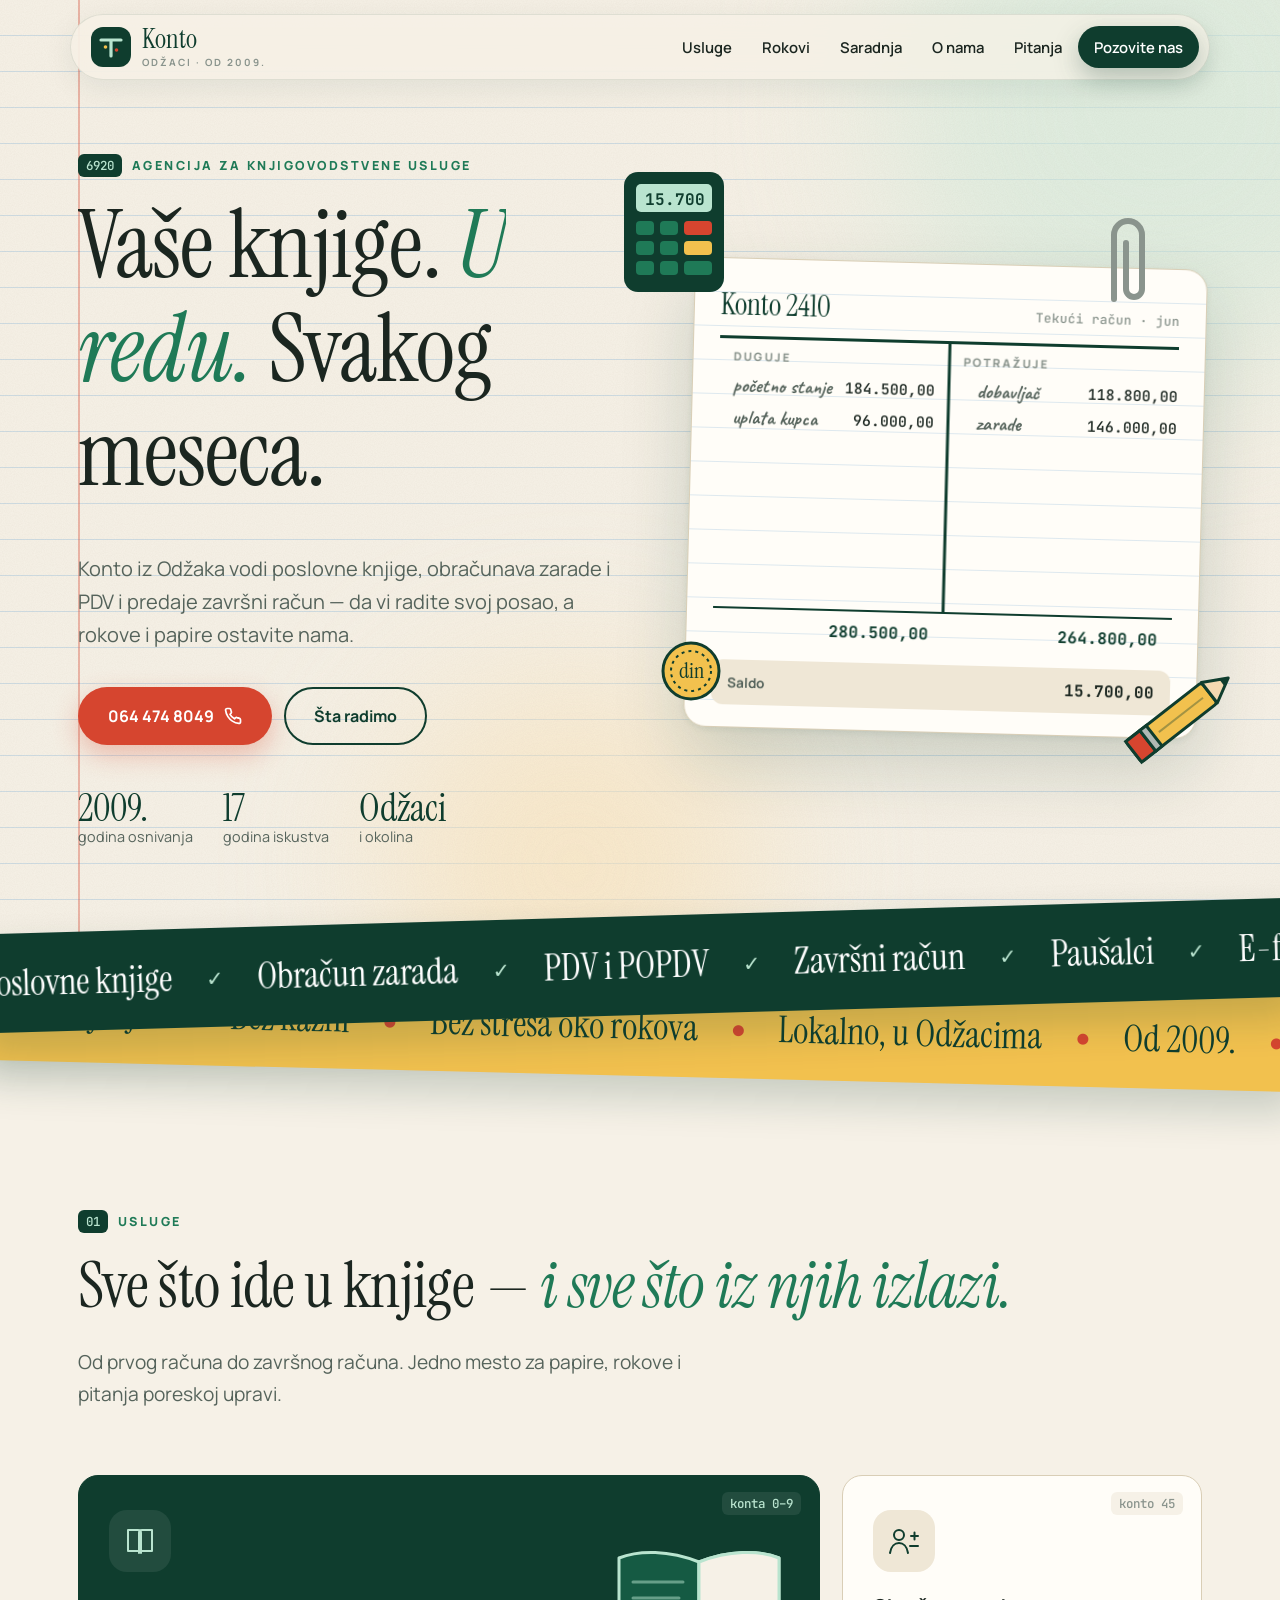
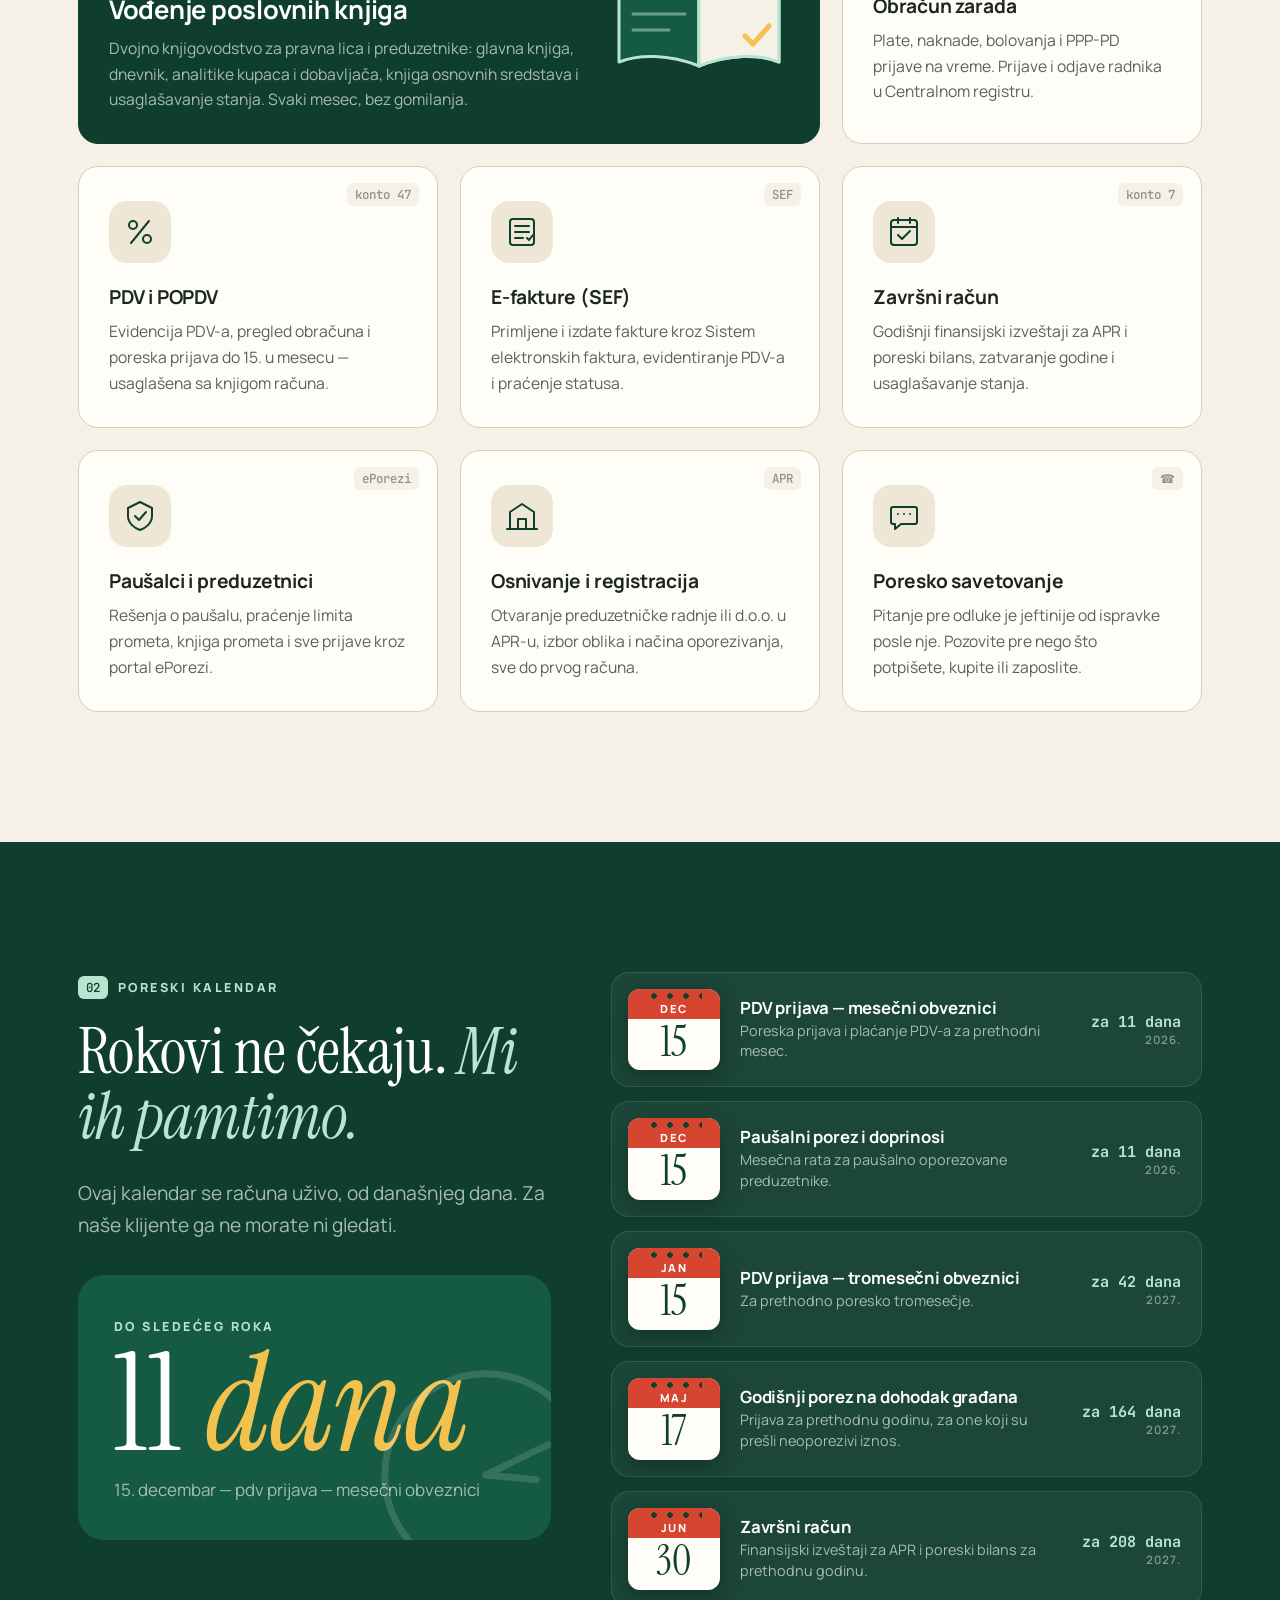
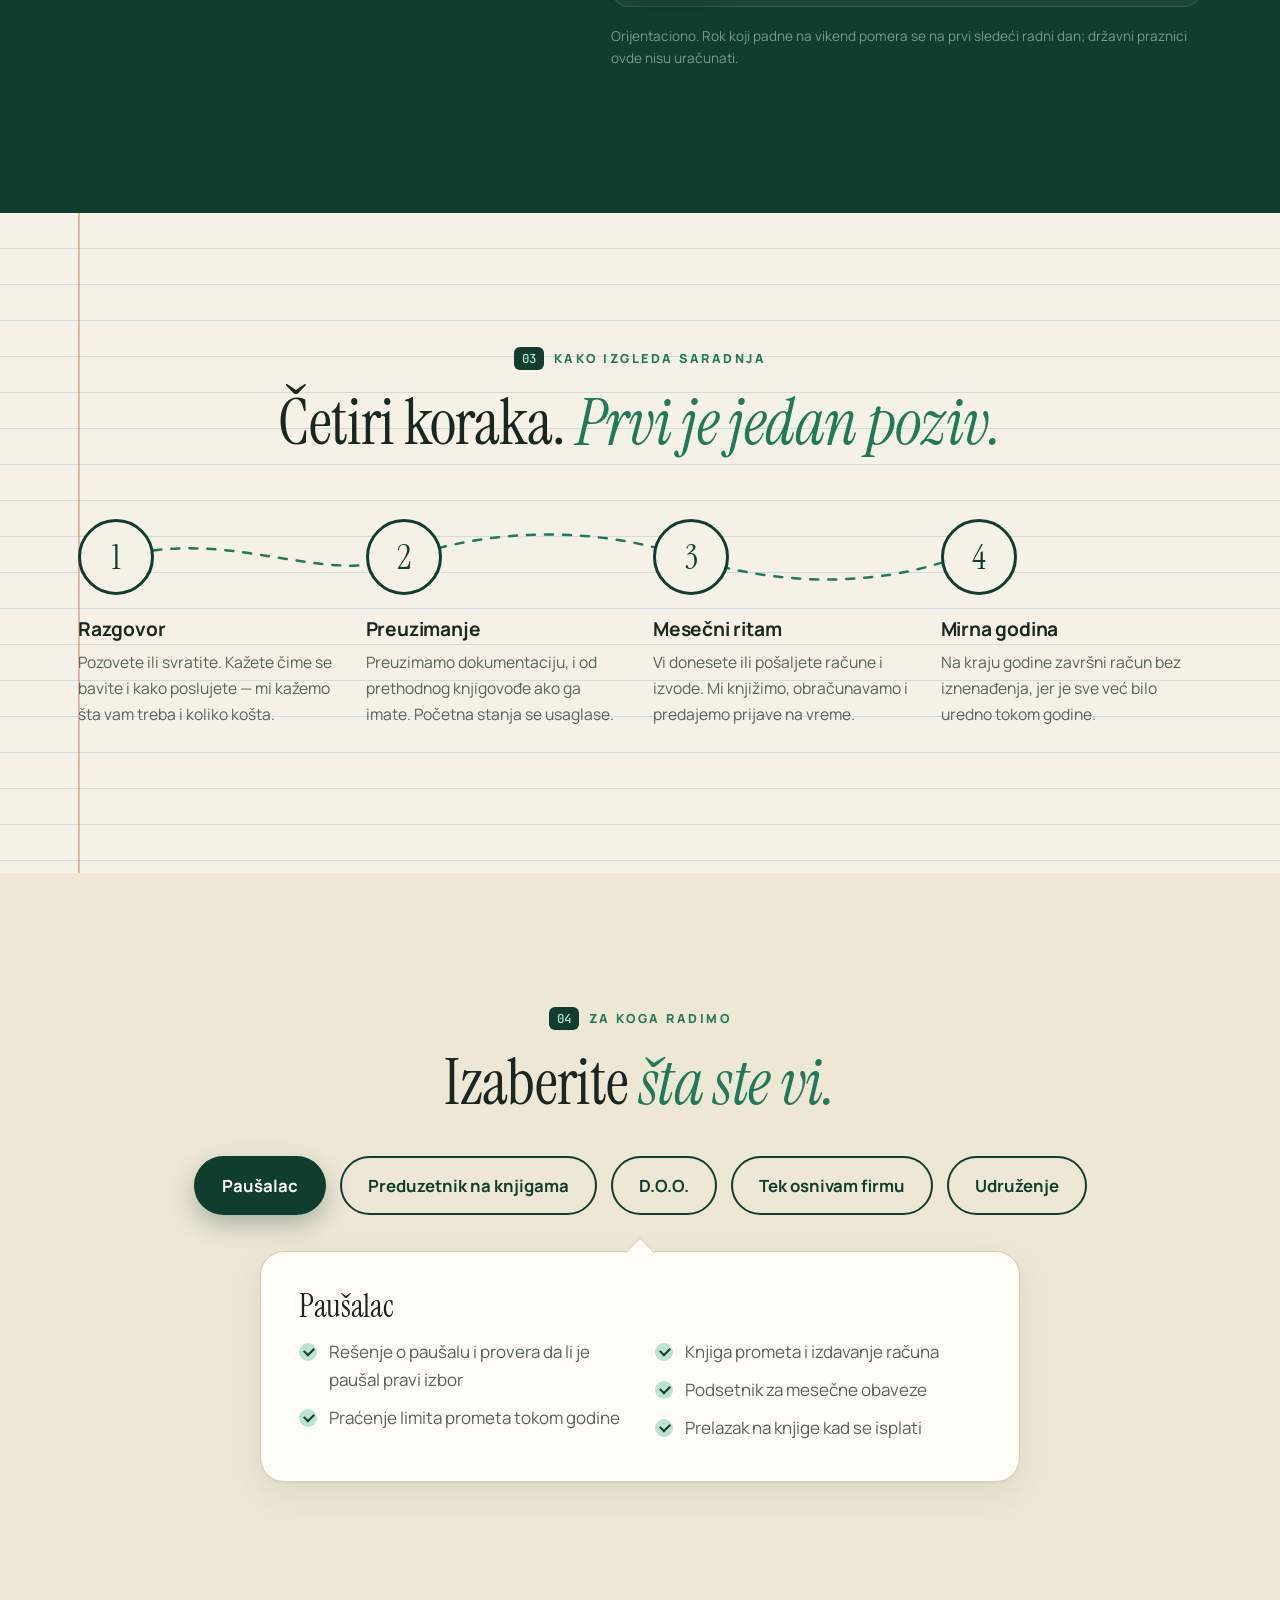
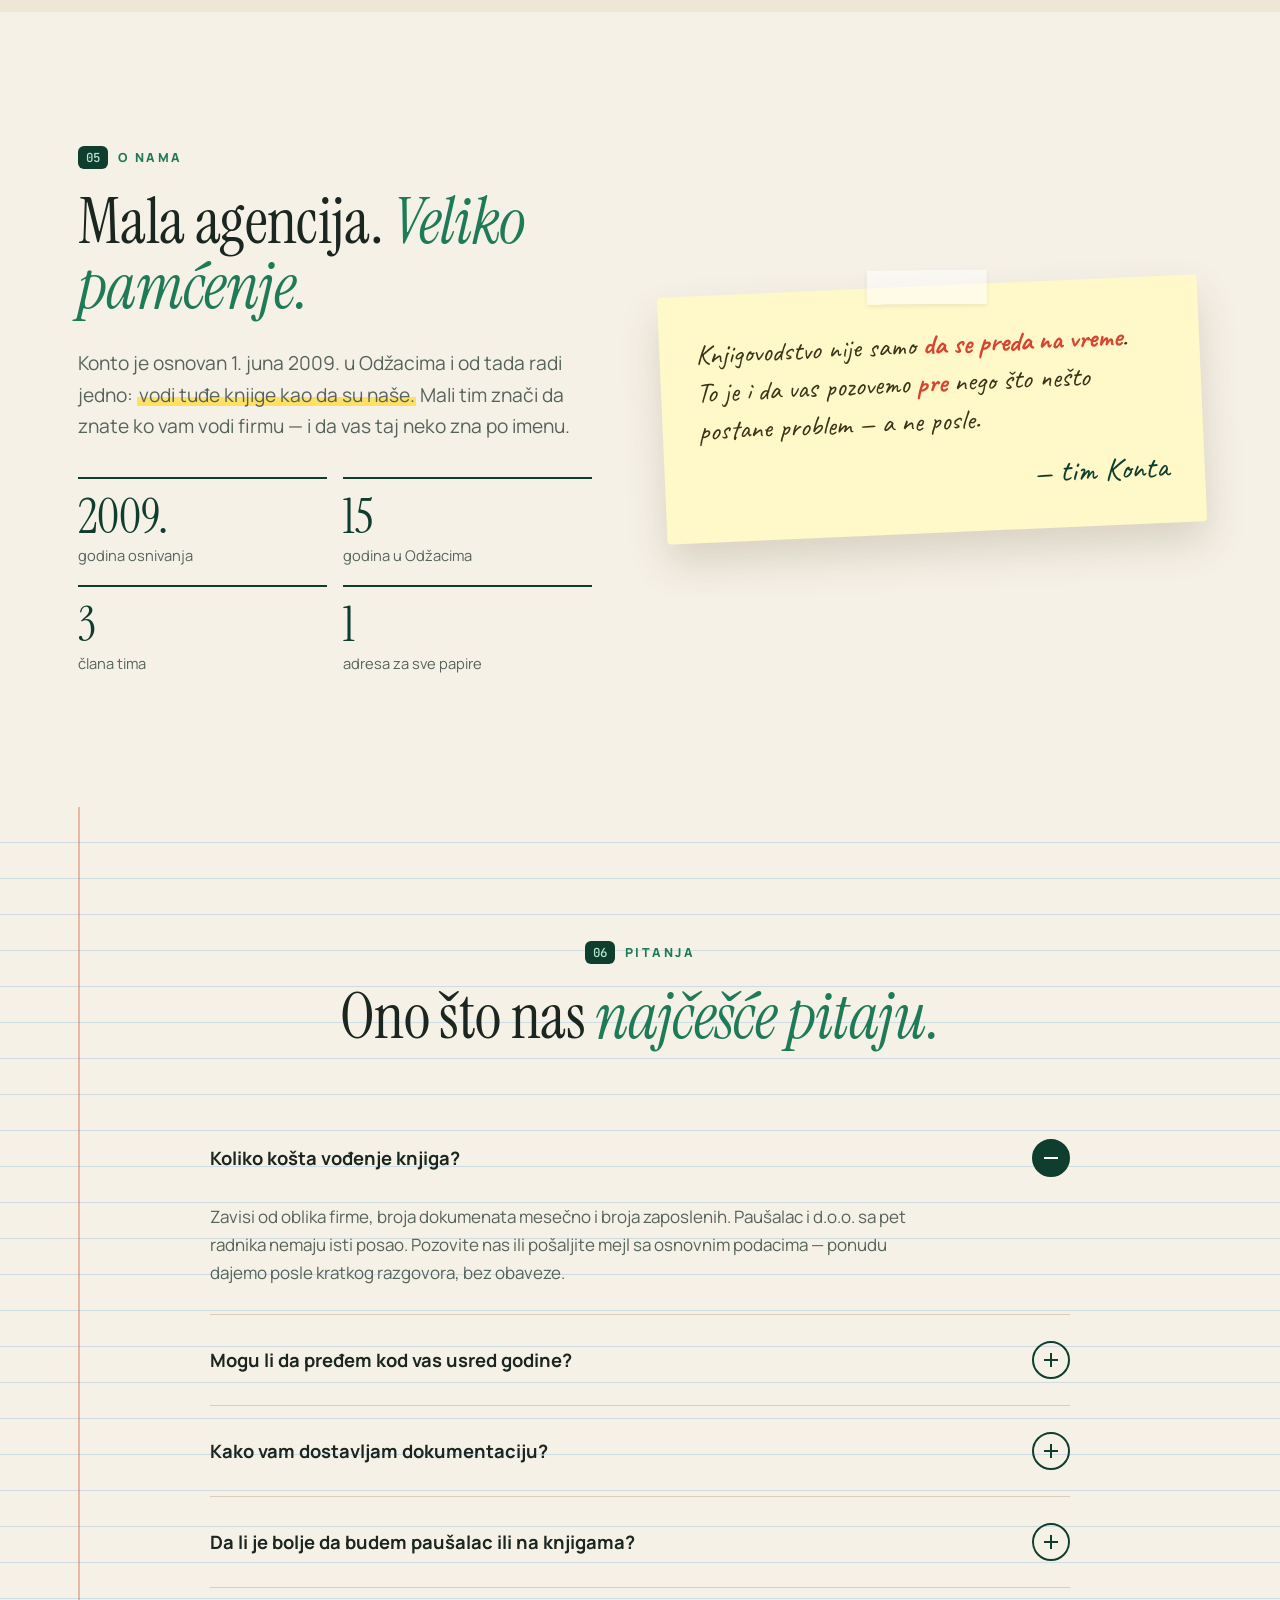
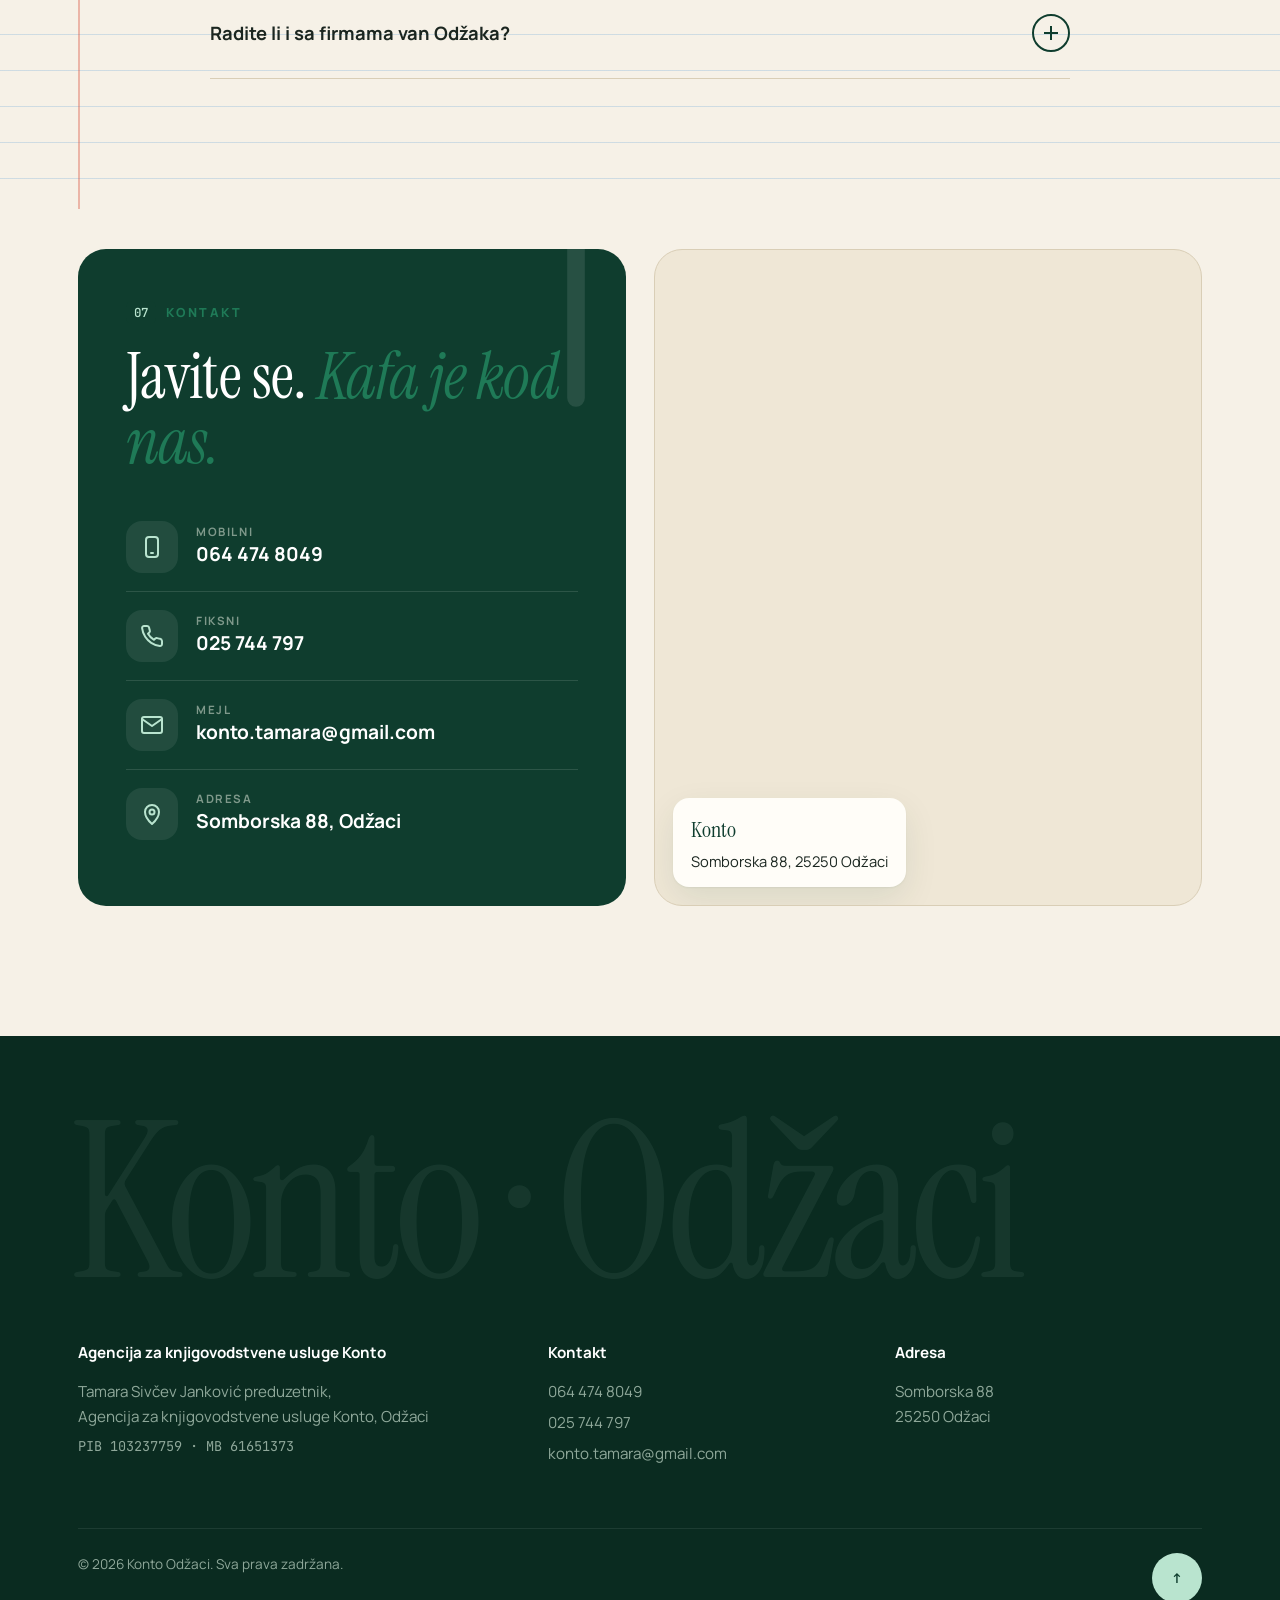
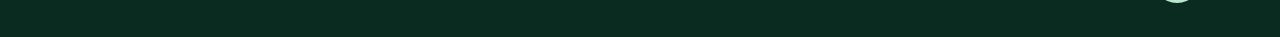
<file: index.html>
<!doctype html>
<html lang="sr">
<head>
<meta charset="utf-8">
<meta name="viewport" content="width=device-width, initial-scale=1">
<title>Konto Odžaci — agencija za knjigovodstvene usluge</title>
<meta name="description" content="Agencija za knjigovodstvene usluge Konto iz Odžaka, od 2009. Vođenje poslovnih knjiga, obračun zarada, PDV, završni račun, paušalci, osnivanje firmi i poresko savetovanje.">
<meta property="og:title" content="Konto Odžaci — vaše knjige, uredno od 2009.">
<meta property="og:description" content="Knjigovodstvo, zarade, PDV i završni račun za preduzetnike i firme iz Odžaka i okoline.">
<meta name="theme-color" content="#0f3d2e">
<link rel="preconnect" href="https://fonts.googleapis.com">
<link rel="preconnect" href="https://fonts.gstatic.com" crossorigin>
<link href="https://fonts.googleapis.com/css2?family=Instrument+Serif:ital@0;1&family=Manrope:wght@400;500;600;700;800&family=JetBrains+Mono:wght@500;700&family=Caveat:wght@700&display=swap" rel="stylesheet">
<link rel="stylesheet" href="css/stil.css">
<link rel="icon" href="data:image/svg+xml,<svg xmlns='http://www.w3.org/2000/svg' viewBox='0 0 32 32'><rect width='32' height='32' rx='8' fill='%230f3d2e'/><path d='M7 10h18M16 10v15' stroke='%23b9e4cf' stroke-width='3.5' stroke-linecap='round'/></svg>">
</head>
<body>
<div class="napredak"></div>

<header class="nav">
  <a class="znak" href="#pocetak" aria-label="Konto Odžaci — početak">
    <span class="znak-t"><svg viewBox="0 0 26 26"><path d="M3 6h20M13 6v16" stroke="#b9e4cf" stroke-width="3.2" stroke-linecap="round"/><circle cx="7.5" cy="13" r="1.8" fill="#f2c14e"/><circle cx="18.5" cy="16" r="1.8" fill="#d6452f"/></svg></span>
    <span class="znak-ime">Konto<small>Odžaci · od 2009.</small></span>
  </a>
  <button class="meni-dugme" aria-label="Meni" aria-expanded="false"><span></span><span></span><span></span></button>
  <nav class="nav-veze">
    <a href="#usluge">Usluge</a>
    <a href="#rokovi">Rokovi</a>
    <a href="#saradnja">Saradnja</a>
    <a href="#o-nama">O nama</a>
    <a href="#pitanja">Pitanja</a>
    <a href="#kontakt" class="dugme dugme-glavni dugme-mali">Pozovite nas</a>
  </nav>
</header>

<main>
<!-- ============================== HERO ============================== -->
<section class="hero linije zrno" id="pocetak">
  <div class="mrlja mrlja-1"></div><div class="mrlja mrlja-2"></div>
  <div class="omot">
    <div>
      <span class="nadnaslov"><b>6920</b> Agencija za knjigovodstvene usluge</span>
      <h1 class="razbij">Vaše knjige. <em>U&nbsp;redu.</em> Svakog meseca.</h1>
      <p class="uvod pojava">Konto iz Odžaka vodi poslovne knjige, obračunava zarade i PDV i predaje završni račun — da vi radite svoj posao, a rokove i papire ostavite nama.</p>
      <div class="hero-akcije pojava k1">
        <a href="tel:+381644748049" class="dugme dugme-pecat">064 474 8049
          <svg viewBox="0 0 24 24" fill="none" stroke="currentColor" stroke-width="2.3" stroke-linecap="round" stroke-linejoin="round"><path d="M22 16.9v3a2 2 0 0 1-2.2 2 19.8 19.8 0 0 1-8.6-3.1 19.5 19.5 0 0 1-6-6A19.8 19.8 0 0 1 2.1 4.2 2 2 0 0 1 4.1 2h3a2 2 0 0 1 2 1.7c.1.9.4 1.8.7 2.7a2 2 0 0 1-.5 2.1L8 9.8a16 16 0 0 0 6 6l1.3-1.3a2 2 0 0 1 2.1-.4c.9.3 1.8.6 2.7.7a2 2 0 0 1 1.7 2z"/></svg></a>
        <a href="#usluge" class="dugme dugme-tihi">Šta radimo</a>
      </div>
      <div class="hero-sitno pojava k2">
        <div><b>2009.</b>godina osnivanja</div>
        <div><b data-broj="17">17</b>godina iskustva</div>
        <div><b>Odžaci</b>i okolina</div>
      </div>
    </div>

    <!-- T-KONTO: stavke se knjiže same, saldo se zatvara, pečat pada -->
    <div class="tkonto-scena pojava k2" aria-hidden="true">
      <div class="predmet p-kalk" data-dubina="-26">
        <svg viewBox="0 0 110 130" class="lebdi">
          <rect x="5" y="5" width="100" height="120" rx="14" fill="#0f3d2e"/>
          <rect x="17" y="17" width="76" height="28" rx="5" fill="#b9e4cf"/>
          <text x="86" y="38" text-anchor="end" font-family="JetBrains Mono" font-weight="700" font-size="16" fill="#0f3d2e" class="kalk-ekran">0,00</text>
          <g fill="#1f7a57"><rect x="17" y="54" width="18" height="14" rx="4"/><rect x="41" y="54" width="18" height="14" rx="4"/><rect x="65" y="54" width="28" height="14" rx="4" fill="#d6452f"/>
          <rect x="17" y="74" width="18" height="14" rx="4"/><rect x="41" y="74" width="18" height="14" rx="4"/><rect x="65" y="74" width="28" height="14" rx="4" fill="#f2c14e"/>
          <rect x="17" y="94" width="18" height="14" rx="4"/><rect x="41" y="94" width="18" height="14" rx="4"/><rect x="65" y="94" width="28" height="14" rx="4"/></g>
        </svg>
      </div>
      <div class="predmet p-spajalica" data-dubina="18">
        <svg viewBox="0 0 70 110" class="lebdi2"><path d="M22 90 V26 a14 14 0 0 1 28 0 V80 a8 8 0 0 1 -16 0 V34" fill="none" stroke="#8a948d" stroke-width="6" stroke-linecap="round"/></svg>
      </div>
      <div class="predmet p-olovka" data-dubina="30">
        <svg viewBox="0 0 150 150" class="lebdi3">
          <g transform="rotate(-38 75 75)">
            <rect x="20" y="62" width="96" height="26" rx="3" fill="#f2c14e" stroke="#0f3d2e" stroke-width="3"/>
            <rect x="20" y="62" width="18" height="26" fill="#d6452f" stroke="#0f3d2e" stroke-width="3"/>
            <rect x="38" y="62" width="8" height="26" fill="#b0b8b3" stroke="#0f3d2e" stroke-width="3"/>
            <path d="M116 62 L140 75 L116 88 Z" fill="#f3d9b1" stroke="#0f3d2e" stroke-width="3" stroke-linejoin="round"/>
            <path d="M132 70.5 L140 75 L132 79.5 Z" fill="#0f3d2e"/>
            <path d="M52 75 H108" stroke="#0f3d2e" stroke-width="2" stroke-opacity=".35"/>
          </g>
        </svg>
      </div>
      <div class="predmet p-novcic" data-dubina="-16">
        <svg viewBox="0 0 64 64" class="lebdi"><circle cx="32" cy="32" r="28" fill="#f2c14e" stroke="#0f3d2e" stroke-width="3"/><circle cx="32" cy="32" r="20" fill="none" stroke="#0f3d2e" stroke-width="2" stroke-dasharray="3 4" class="vrti"/><text x="32" y="39" text-anchor="middle" font-family="Instrument Serif" font-size="22" fill="#0f3d2e">din</text></svg>
      </div>

      <div class="tkonto">
        <div class="tk-glava"><b>Konto 2410</b><span>Tekući račun · <span class="tk-mesec">jun</span></span></div>
        <div class="tk-kolone">
          <div class="tk-strana"><h4>Duguje</h4><div class="tk-lista" data-strana="d"></div></div>
          <div class="tk-strana"><h4>Potražuje</h4><div class="tk-lista" data-strana="p"></div></div>
        </div>
        <div class="tk-zbir"><div class="tk-zd">0,00</div><div class="tk-zp">0,00</div></div>
        <div class="tk-saldo"><span>Saldo</span><b class="tk-s">0,00</b></div>
        <div class="pecat">PROKNJIŽENO</div>
      </div>
    </div>
  </div>
</section>

<!-- ============================== TRAKE ============================== -->
<div class="traka"><div class="traka-niz">
  <span>Poslovne knjige</span><span>Obračun zarada</span><span>PDV i POPDV</span><span>Završni račun</span><span>Paušalci</span><span>E-fakture</span><span>Osnivanje firmi</span><span>Poresko savetovanje</span>
  <span>Poslovne knjige</span><span>Obračun zarada</span><span>PDV i POPDV</span><span>Završni račun</span><span>Paušalci</span><span>E-fakture</span><span>Osnivanje firmi</span><span>Poresko savetovanje</span>
</div></div>
<div class="traka traka-2" aria-hidden="true"><div class="traka-niz">
  <span>Bez kašnjenja</span><span>Bez kazni</span><span>Bez stresa oko rokova</span><span>Lokalno, u Odžacima</span><span>Od 2009.</span>
  <span>Bez kašnjenja</span><span>Bez kazni</span><span>Bez stresa oko rokova</span><span>Lokalno, u Odžacima</span><span>Od 2009.</span>
</div></div>

<!-- ============================== USLUGE ============================== -->
<section class="sekcija" id="usluge">
  <div class="omot">
    <div class="glava pojava">
      <span class="nadnaslov"><b>01</b> Usluge</span>
      <h2>Sve što ide u knjige — <em>i sve što iz njih izlazi.</em></h2>
      <p class="uvod">Od prvog računa do završnog računa. Jedno mesto za papire, rokove i pitanja poreskoj upravi.</p>
    </div>
    <div class="usluge">
      <article class="usluga usluga-velika pojava" data-konto="konta 0–9">
        <div>
          <div class="ikona"><svg viewBox="0 0 34 34"><path d="M5 6 h10 a3 3 0 0 1 3 3 v20 a2 2 0 0 0 -2 -2 H5z"/><path d="M29 6 h-10 a3 3 0 0 0 -3 3 v20 a2 2 0 0 1 2 -2 h11z"/></svg></div>
          <h3>Vođenje poslovnih knjiga</h3>
          <p>Dvojno knjigovodstvo za pravna lica i preduzetnike: glavna knjiga, dnevnik, analitike kupaca i dobavljača, knjiga osnovnih sredstava i usaglašavanje stanja. Svaki mesec, bez gomilanja.</p>
        </div>
        <div class="sef" aria-hidden="true">
          <!-- CRTEŽ: knjiga koja lista stranice -->
          <svg viewBox="0 0 180 150">
            <path d="M90 30 C 60 18, 30 18, 10 26 V 130 C 30 122, 60 122, 90 134 Z" fill="#155a43" stroke="#b9e4cf" stroke-width="3" stroke-linejoin="round"/>
            <path d="M90 30 C 120 18, 150 18, 170 26 V 130 C 150 122, 120 122, 90 134 Z" fill="#155a43" stroke="#b9e4cf" stroke-width="3" stroke-linejoin="round"/>
            <path d="M24 50 H74 M24 66 H70 M24 82 H76 M24 98 H60 M106 50 H156 M106 66 H146 M106 82 H152" stroke="#b9e4cf" stroke-width="3" stroke-linecap="round" stroke-opacity=".5"/>
            <path class="list-strana" d="M90 30 C 120 18, 150 18, 170 26 V 130 C 150 122, 120 122, 90 134 Z" fill="#f6f1e7" stroke="#b9e4cf" stroke-width="3" stroke-linejoin="round"/>
            <path d="M136 104 l8 8 l16 -18" fill="none" stroke="#f2c14e" stroke-width="5" stroke-linecap="round" stroke-linejoin="round"/>
          </svg>
        </div>
      </article>
      <article class="usluga pojava k1" data-konto="konto 45">
        <div class="ikona"><svg viewBox="0 0 34 34"><circle cx="12" cy="11" r="5"/><path d="M3 29 c1 -7 5 -10 9 -10 s8 3 9 10"/><path d="M24 12 h7 M27.5 8.5 v7 M23 22 h8"/></svg></div>
        <h3>Obračun zarada</h3>
        <p>Plate, naknade, bolovanja i PPP-PD prijave na vreme. Prijave i odjave radnika u Centralnom registru.</p>
      </article>
      <article class="usluga pojava k2" data-konto="konto 47">
        <div class="ikona"><svg viewBox="0 0 34 34"><circle cx="10" cy="10" r="4"/><circle cx="24" cy="24" r="4"/><path d="M26 6 L8 28"/></svg></div>
        <h3>PDV i POPDV</h3>
        <p>Evidencija PDV-a, pregled obračuna i poreska prijava do 15. u mesecu — usaglašena sa knjigom računa.</p>
      </article>
      <article class="usluga pojava k3" data-konto="SEF">
        <div class="ikona"><svg viewBox="0 0 34 34"><rect x="5" y="4" width="24" height="26" rx="3"/><path d="M10 11 h14 M10 17 h14 M10 23 h8"/><path d="M22 23 l2 2 l4 -5"/></svg></div>
        <h3>E-fakture (SEF)</h3>
        <p>Primljene i izdate fakture kroz Sistem elektronskih faktura, evidentiranje PDV-a i praćenje statusa.</p>
      </article>
      <article class="usluga pojava k1" data-konto="konto 7">
        <div class="ikona"><svg viewBox="0 0 34 34"><rect x="4" y="5" width="26" height="25" rx="3"/><path d="M4 12 H30 M11 3 v5 M23 3 v5"/><path d="M11 20 l4 4 l8 -8"/></svg></div>
        <h3>Završni račun</h3>
        <p>Godišnji finansijski izveštaji za APR i poreski bilans, zatvaranje godine i usaglašavanje stanja.</p>
      </article>
      <article class="usluga pojava k2" data-konto="ePorezi">
        <div class="ikona"><svg viewBox="0 0 34 34"><path d="M17 3 L29 9 V17 C29 24 23 29 17 31 C11 29 5 24 5 17 V9 Z"/><path d="M12 17 l4 4 l7 -8"/></svg></div>
        <h3>Paušalci i preduzetnici</h3>
        <p>Rešenja o paušalu, praćenje limita prometa, knjiga prometa i sve prijave kroz portal ePorezi.</p>
      </article>
      <article class="usluga pojava k3" data-konto="APR">
        <div class="ikona"><svg viewBox="0 0 34 34"><path d="M5 30 V13 L17 5 L29 13 V30"/><path d="M13 30 V20 h8 v10"/><path d="M2 30 H32"/></svg></div>
        <h3>Osnivanje i registracija</h3>
        <p>Otvaranje preduzetničke radnje ili d.o.o. u APR-u, izbor oblika i načina oporezivanja, sve do prvog računa.</p>
      </article>
      <article class="usluga pojava k4" data-konto="☎">
        <div class="ikona"><svg viewBox="0 0 34 34"><path d="M6 8 h22 a2 2 0 0 1 2 2 v13 a2 2 0 0 1 -2 2 H14 l-6 5 v-5 H6 a2 2 0 0 1 -2 -2 V10 a2 2 0 0 1 2 -2z"/><path d="M11 15 h.01 M17 15 h.01 M23 15 h.01"/></svg></div>
        <h3>Poresko savetovanje</h3>
        <p>Pitanje pre odluke je jeftinije od ispravke posle nje. Pozovite pre nego što potpišete, kupite ili zaposlite.</p>
      </article>
    </div>
  </div>
</section>

<!-- ============================== ROKOVI ============================== -->
<section class="sekcija tamna" id="rokovi">
  <div class="omot kalendar">
    <div class="pojava">
      <span class="nadnaslov"><b>02</b> Poreski kalendar</span>
      <h2>Rokovi ne čekaju. <em>Mi ih pamtimo.</em></h2>
      <p class="uvod">Ovaj kalendar se računa uživo, od današnjeg dana. Za naše klijente ga ne morate ni gledati.</p>
      <div class="danas-kartica" style="margin-top:34px">
        <svg class="sat" viewBox="0 0 100 100"><circle cx="50" cy="50" r="44"/><path d="M50 50 V20"><animateTransform attributeName="transform" type="rotate" from="0 50 50" to="360 50 50" dur="12s" repeatCount="indefinite"/></path><path d="M50 50 H72"><animateTransform attributeName="transform" type="rotate" from="0 50 50" to="360 50 50" dur="144s" repeatCount="indefinite"/></path></svg>
        <span class="nadnaslov" style="margin-bottom:8px">Do sledećeg roka</span>
        <div class="veliki-broj"><span class="dana-do">—</span> <em class="dana-rec">dana</em></div>
        <p class="sledeci-rok" style="margin:10px 0 0;color:#a7bdb1">…</p>
      </div>
    </div>
    <div>
      <div class="rokovi"></div>
      <p class="napomena">Orijentaciono. Rok koji padne na vikend pomera se na prvi sledeći radni dan; državni praznici ovde nisu uračunati.</p>
    </div>
  </div>
</section>

<!-- ============================== SARADNJA ============================== -->
<section class="sekcija linije" id="saradnja">
  <div class="omot">
    <div class="glava centar pojava">
      <span class="nadnaslov"><b>03</b> Kako izgleda saradnja</span>
      <h2>Četiri koraka. <em>Prvi je jedan poziv.</em></h2>
    </div>
    <div class="koraci">
      <svg class="koraci-put" viewBox="0 0 1100 76" preserveAspectRatio="none" aria-hidden="true"><path d="M40 38 C 160 8, 240 68, 330 38 S 520 8, 610 38 S 800 68, 880 38"/></svg>
      <div class="korak pojava"><div class="korak-broj">1</div><h3>Razgovor</h3><p>Pozovete ili svratite. Kažete čime se bavite i kako poslujete — mi kažemo šta vam treba i koliko košta.</p></div>
      <div class="korak pojava k1"><div class="korak-broj">2</div><h3>Preuzimanje</h3><p>Preuzimamo dokumentaciju, i od prethodnog knjigovođe ako ga imate. Početna stanja se usaglase.</p></div>
      <div class="korak pojava k2"><div class="korak-broj">3</div><h3>Mesečni ritam</h3><p>Vi donesete ili pošaljete račune i izvode. Mi knjižimo, obračunavamo i predajemo prijave na vreme.</p></div>
      <div class="korak pojava k3"><div class="korak-broj">4</div><h3>Mirna godina</h3><p>Na kraju godine završni račun bez iznenađenja, jer je sve već bilo uredno tokom godine.</p></div>
    </div>
  </div>
</section>

<!-- ============================== ZA KOGA ============================== -->
<section class="sekcija" id="kome" style="background:var(--papir2)">
  <div class="omot">
    <div class="glava centar pojava" style="margin-bottom:40px">
      <span class="nadnaslov"><b>04</b> Za koga radimo</span>
      <h2>Izaberite <em>šta ste vi.</em></h2>
    </div>
    <div class="kome pojava">
      <button data-kome="0" class="izabran">Paušalac</button>
      <button data-kome="1">Preduzetnik na knjigama</button>
      <button data-kome="2">D.O.O.</button>
      <button data-kome="3">Tek osnivam firmu</button>
      <button data-kome="4">Udruženje</button>
    </div>
    <div class="kome-odgovor pojava k1"><div class="menja"></div></div>
  </div>
</section>

<!-- ============================== O NAMA ============================== -->
<section class="sekcija" id="o-nama">
  <div class="omot o-nama">
    <div class="pojava">
      <span class="nadnaslov"><b>05</b> O nama</span>
      <h2>Mala agencija. <em>Veliko pamćenje.</em></h2>
      <p class="uvod">Konto je osnovan 1. juna 2009. u Odžacima i od tada radi jedno: <span class="marker">vodi tuđe knjige kao da su naše.</span> Mali tim znači da znate ko vam vodi firmu — i da vas taj neko zna po imenu.</p>
      <div class="cinjenice">
        <div class="cinjenica"><b>2009.</b><span>godina osnivanja</span></div>
        <div class="cinjenica"><b data-broj="17">17</b><span>godina u Odžacima</span></div>
        <div class="cinjenica"><b data-broj="4">4</b><span>člana tima</span></div>
        <div class="cinjenica"><b>1</b><span>adresa za sve papire</span></div>
      </div>
    </div>
    <div class="pojava k2">
      <div class="beleska">
        Knjigovodstvo nije samo <b>da se preda na vreme</b>.<br>
        To je i da vas pozovemo <b>pre</b> nego što nešto postane problem — a ne posle.
        <span class="potpis">— tim Konta</span>
      </div>
    </div>
  </div>
</section>

<!-- ============================== PITANJA ============================== -->
<section class="sekcija linije" id="pitanja">
  <div class="omot">
    <div class="glava centar pojava">
      <span class="nadnaslov"><b>06</b> Pitanja</span>
      <h2>Ono što nas <em>najčešće pitaju.</em></h2>
    </div>
    <div class="pitanja">
      <div class="pitanje pojava"><button>Koliko košta vođenje knjiga?<i></i></button><div class="odgovor"><div><p>Zavisi od oblika firme, broja dokumenata mesečno i broja zaposlenih. Paušalac i d.o.o. sa pet radnika nemaju isti posao. Pozovite nas ili pošaljite mejl sa osnovnim podacima — ponudu dajemo posle kratkog razgovora, bez obaveze.</p></div></div></div>
      <div class="pitanje pojava k1"><button>Mogu li da pređem kod vas usred godine?<i></i></button><div class="odgovor"><div><p>Može. Preuzimamo dokumentaciju i stanja od prethodnog knjigovođe i nastavljamo od tog meseca. Najlakše je prelaziti od početka meseca, ali nije uslov.</p></div></div></div>
      <div class="pitanje pojava k2"><button>Kako vam dostavljam dokumentaciju?<i></i></button><div class="odgovor"><div><p>Lično u kancelariji u Odžacima ili elektronski — mejlom. E-fakture ionako stižu kroz SEF, pa ih ne morate ni donositi.</p></div></div></div>
      <div class="pitanje pojava k3"><button>Da li je bolje da budem paušalac ili na knjigama?<i></i></button><div class="odgovor"><div><p>Zavisi od delatnosti, očekivanog prometa, troškova i toga da li ćete zapošljavati. Na to pitanje se odgovara brojevima, ne pravilom — javite se pre registracije pa ćemo zajedno proći kroz računicu.</p></div></div></div>
      <div class="pitanje pojava k4"><button>Radite li i sa firmama van Odžaka?<i></i></button><div class="odgovor"><div><p>Većina posla danas ide elektronski, pa lokacija nije prepreka. Ipak, kancelarija je u Odžacima i najviše radimo sa firmama iz Odžaka i okoline.</p></div></div></div>
    </div>
  </div>
</section>

<!-- ============================== KONTAKT ============================== -->
<section class="sekcija" id="kontakt" style="padding-top:40px">
  <div class="omot kontakt">
    <div class="kontakt-kartica pojava">
      <svg class="kontakt-sat" viewBox="0 0 100 100" aria-hidden="true"><path d="M5 20h90M50 20v75" stroke="#fff" stroke-width="8" stroke-linecap="round" fill="none"/></svg>
      <span class="nadnaslov"><b>07</b> Kontakt</span>
      <h2>Javite se. <em>Kafa je kod nas.</em></h2>
      <a class="kanal" href="tel:+381644748049">
        <i><svg viewBox="0 0 24 24"><rect x="6" y="2" width="12" height="20" rx="3"/><path d="M11 18h2"/></svg></i>
        <span><small>Mobilni</small><b>064 474 8049</b></span>
      </a>
      <a class="kanal" href="tel:+38125744797">
        <i><svg viewBox="0 0 24 24"><path d="M22 16.9v3a2 2 0 0 1-2.2 2 19.8 19.8 0 0 1-8.6-3.1 19.5 19.5 0 0 1-6-6A19.8 19.8 0 0 1 2.1 4.2 2 2 0 0 1 4.1 2h3a2 2 0 0 1 2 1.7c.1.9.4 1.8.7 2.7a2 2 0 0 1-.5 2.1L8 9.8a16 16 0 0 0 6 6l1.3-1.3a2 2 0 0 1 2.1-.4c.9.3 1.8.6 2.7.7a2 2 0 0 1 1.7 2z"/></svg></i>
        <span><small>Fiksni</small><b>025 744 797</b></span>
      </a>
      <a class="kanal" href="mailto:konto.tamara@gmail.com?subject=Upit%20sa%20sajta">
        <i><svg viewBox="0 0 24 24"><rect x="2" y="4" width="20" height="16" rx="2"/><path d="m22 6-10 7L2 6"/></svg></i>
        <span><small>Mejl</small><b>konto.tamara@gmail.com</b></span>
      </a>
      <a class="kanal" href="https://maps.google.com/?q=Somborska+88,+Od%C5%BEaci" target="_blank" rel="noopener" style="border:0">
        <i><svg viewBox="0 0 24 24"><path d="M12 22s7-6.2 7-12a7 7 0 1 0-14 0c0 5.8 7 12 7 12z"/><circle cx="12" cy="10" r="2.5"/></svg></i>
        <span><small>Adresa</small><b>Somborska 88, Odžaci</b></span>
      </a>
    </div>
    <div class="mapa pojava k1">
      <iframe title="Konto na mapi — Somborska 88, Odžaci" loading="lazy" referrerpolicy="no-referrer-when-downgrade"
        src="https://maps.google.com/maps?q=Somborska%2088%2C%20Od%C5%BEaci&z=16&output=embed"></iframe>
      <div class="mapa-oznaka"><b>Konto</b>Somborska 88, 25250 Odžaci</div>
    </div>
  </div>
</section>
</main>

<footer class="podnozje">
  <div class="omot">
    <div class="veliko" aria-hidden="true">Konto · Odžaci</div>
    <div class="podnozje-mreza">
      <div>
        <h4>Agencija za knjigovodstvene usluge Konto</h4>
        <p>Tamara Sivčev Janković preduzetnik,<br>Agencija za knjigovodstvene usluge Konto, Odžaci</p>
        <p class="mono">PIB 103237759 · MB 61651373</p>
      </div>
      <div>
        <h4>Kontakt</h4>
        <p><a href="tel:+381644748049">064 474 8049</a></p>
        <p><a href="tel:+38125744797">025 744 797</a></p>
        <p><a href="mailto:konto.tamara@gmail.com">konto.tamara@gmail.com</a></p>
      </div>
      <div>
        <h4>Adresa</h4>
        <p>Somborska 88<br>25250 Odžaci</p>
      </div>
    </div>
    <div class="podnozje-dno">
      <span>© <span class="godina">2026</span> Konto Odžaci. Sva prava zadržana.</span>
      <a class="gore" href="#pocetak" aria-label="Na vrh">↑</a>
    </div>
  </div>
</footer>

<a class="pozovi" href="tel:+381644748049" aria-label="Pozovite 064 474 8049"><svg viewBox="0 0 24 24"><path d="M22 16.9v3a2 2 0 0 1-2.2 2 19.8 19.8 0 0 1-8.6-3.1 19.5 19.5 0 0 1-6-6A19.8 19.8 0 0 1 2.1 4.2 2 2 0 0 1 4.1 2h3a2 2 0 0 1 2 1.7c.1.9.4 1.8.7 2.7a2 2 0 0 1-.5 2.1L8 9.8a16 16 0 0 0 6 6l1.3-1.3a2 2 0 0 1 2.1-.4c.9.3 1.8.6 2.7.7a2 2 0 0 1 1.7 2z"/></svg></a>

<script src="js/sajt.js"></script>
</body>
</html>
</file>
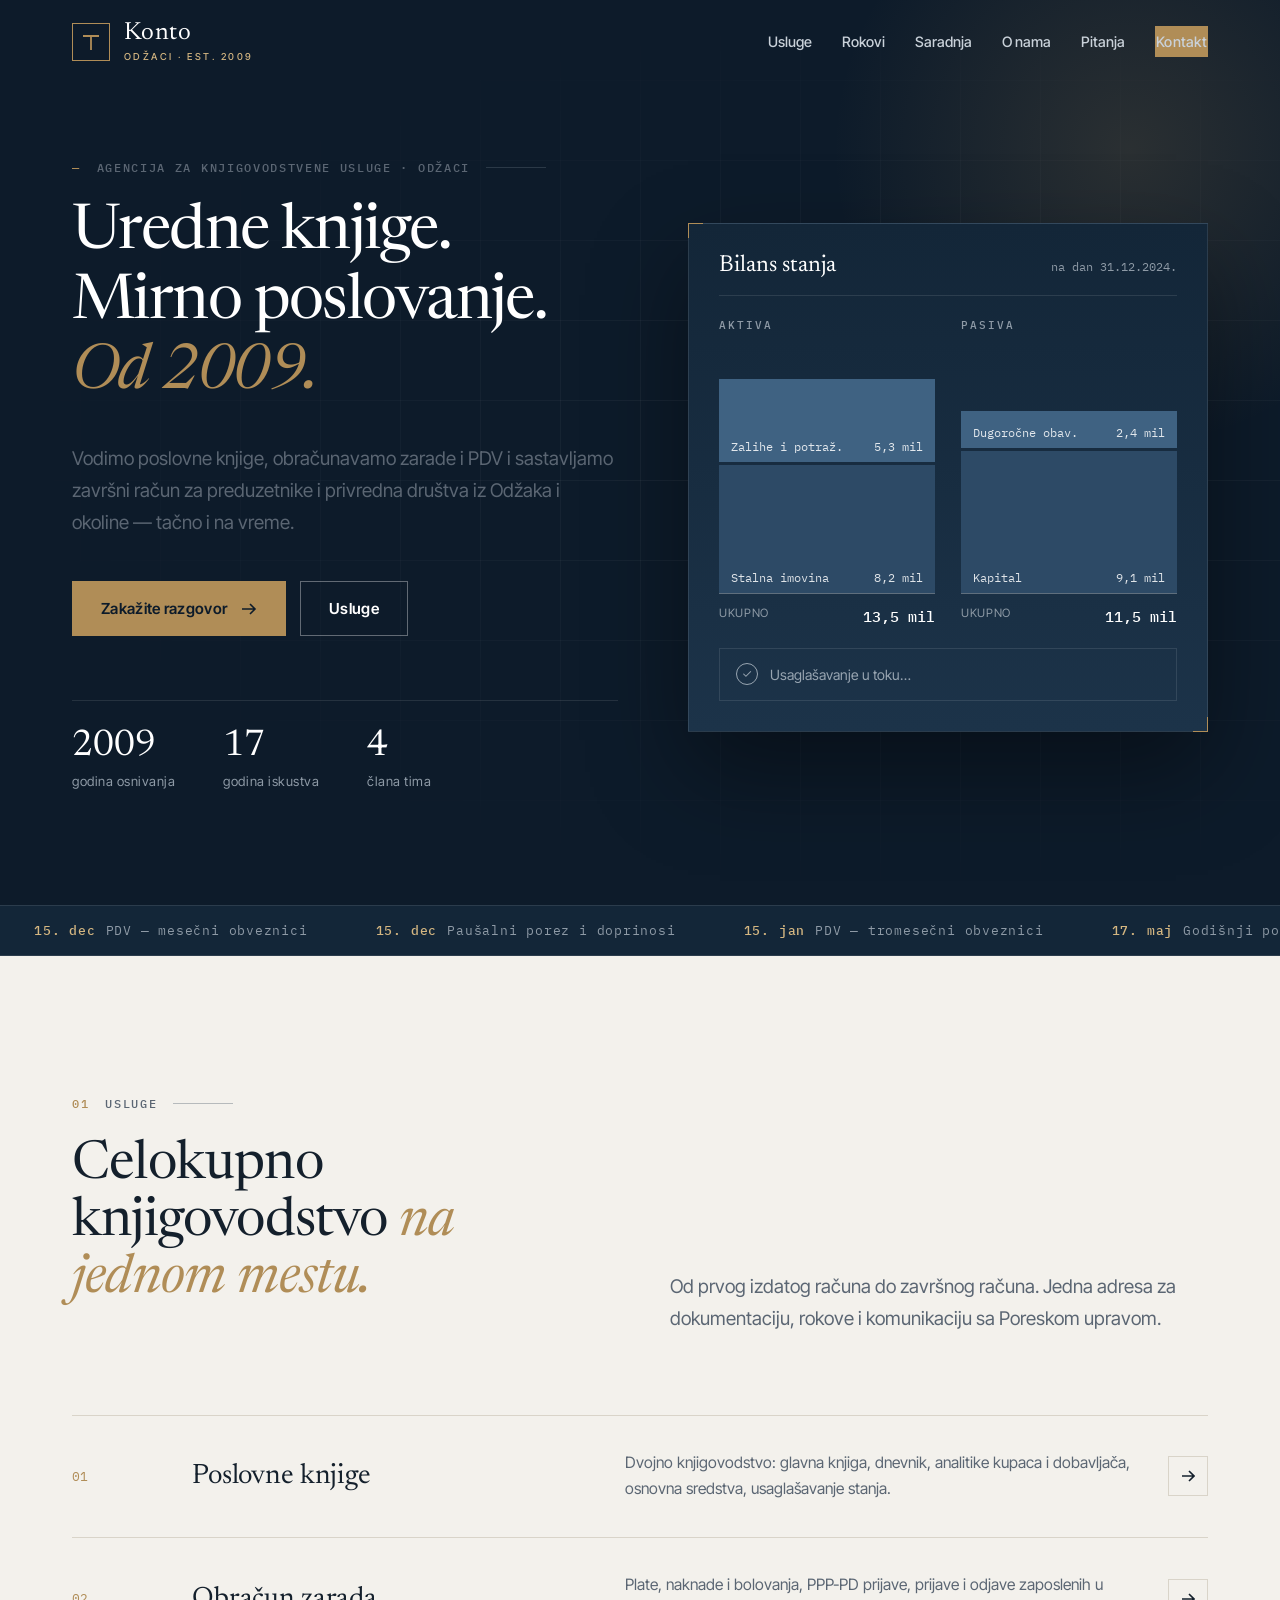
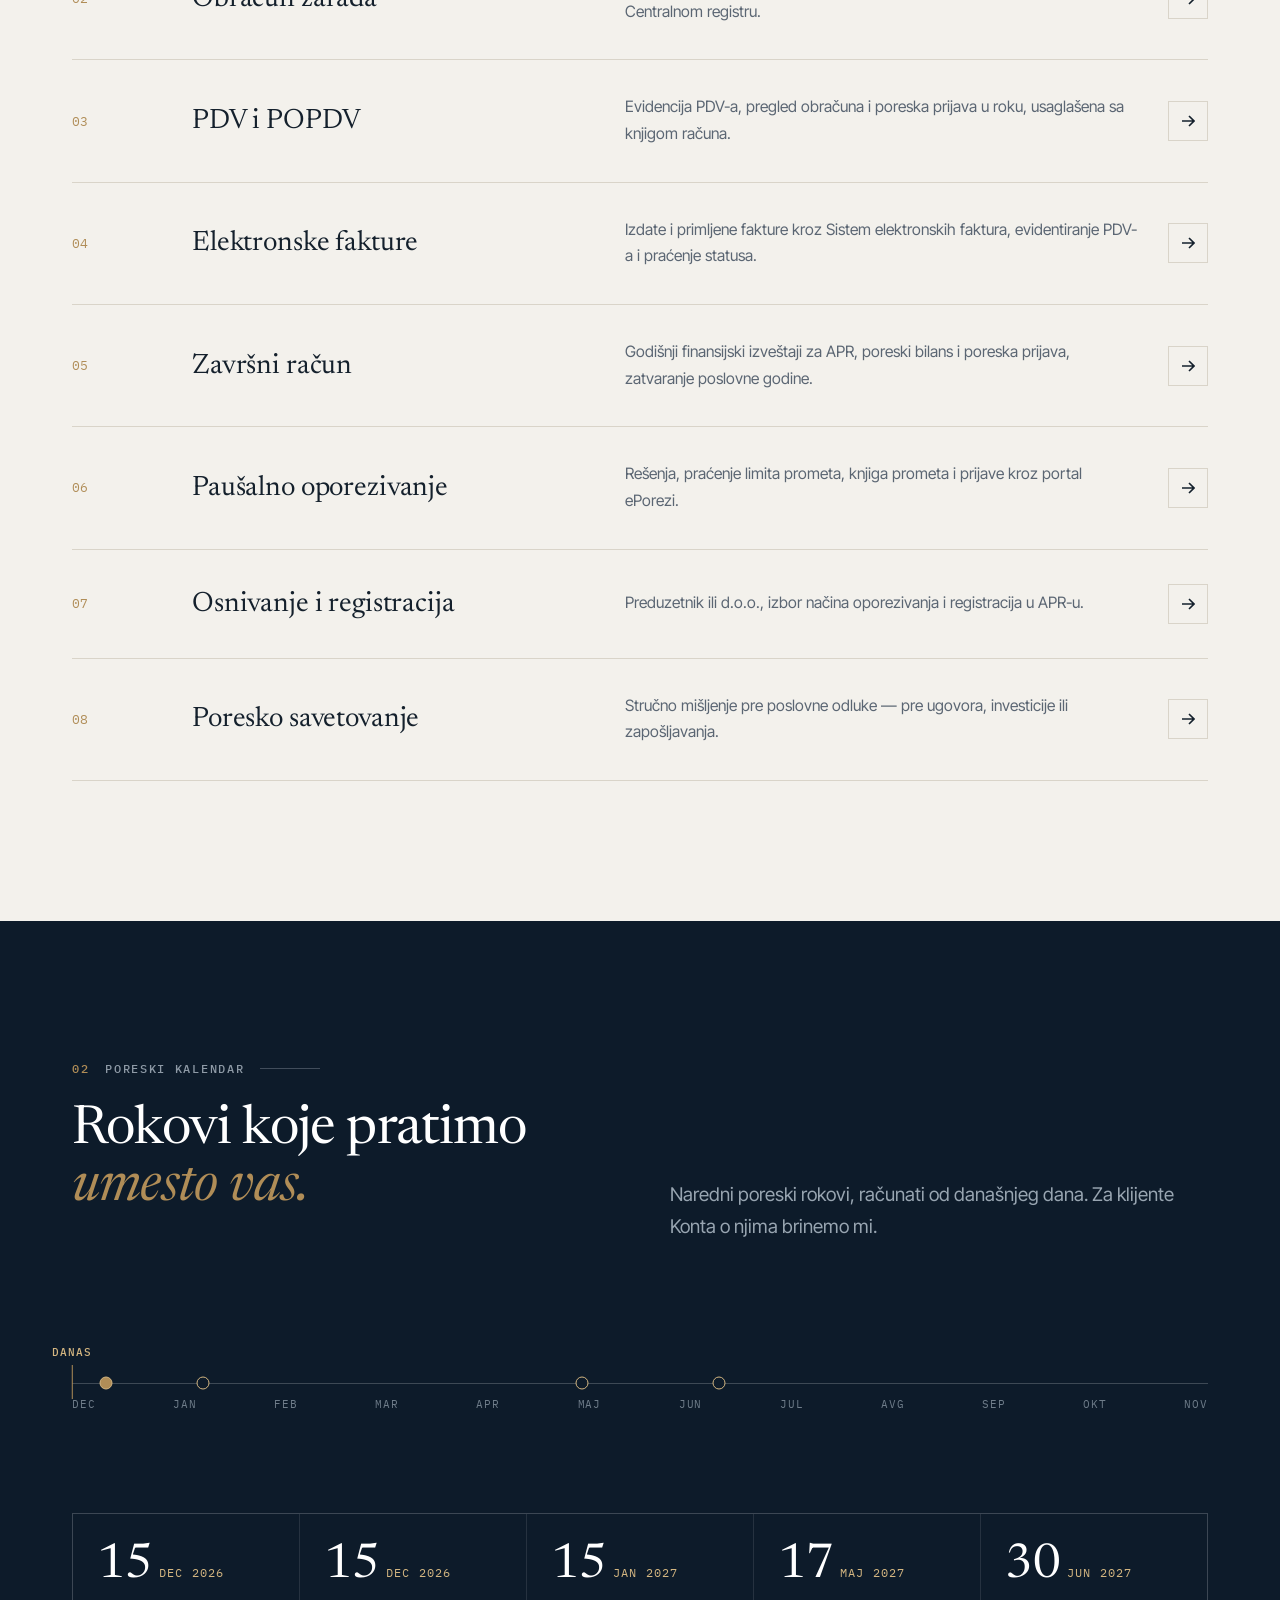
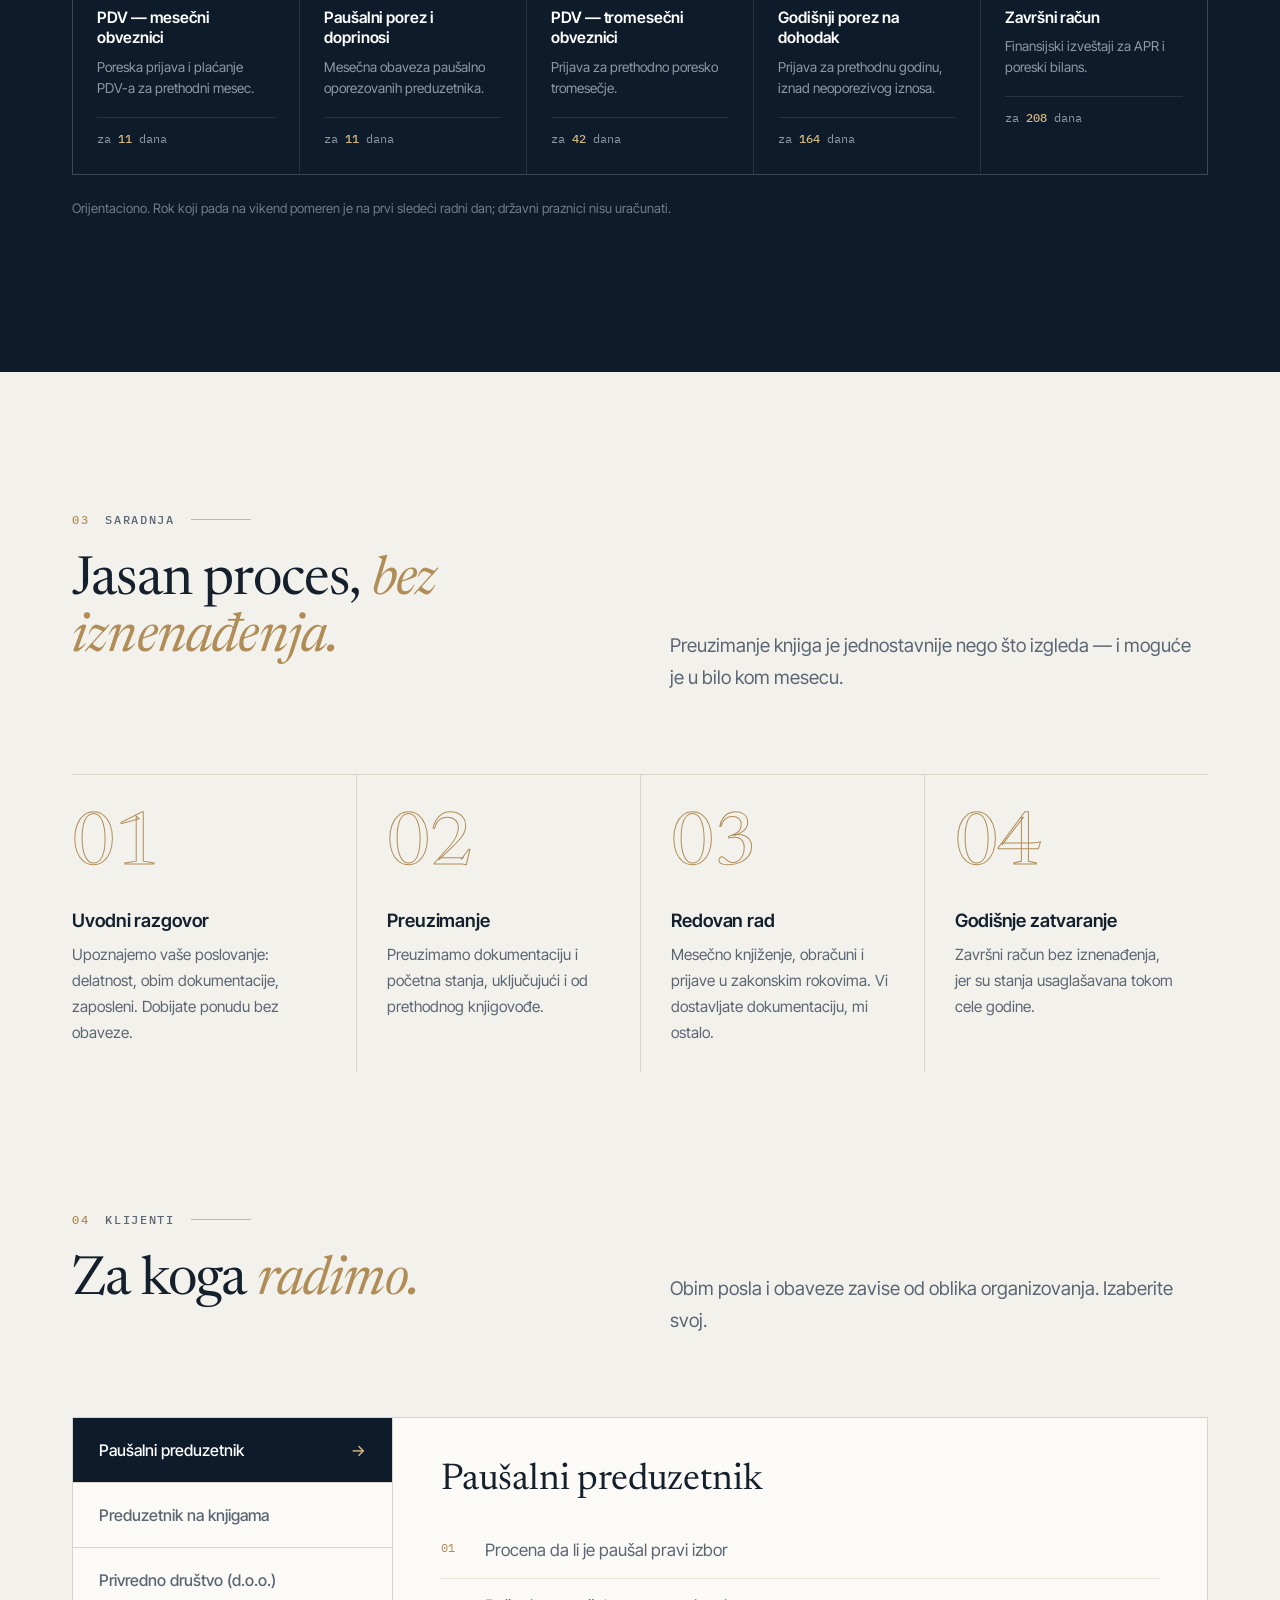
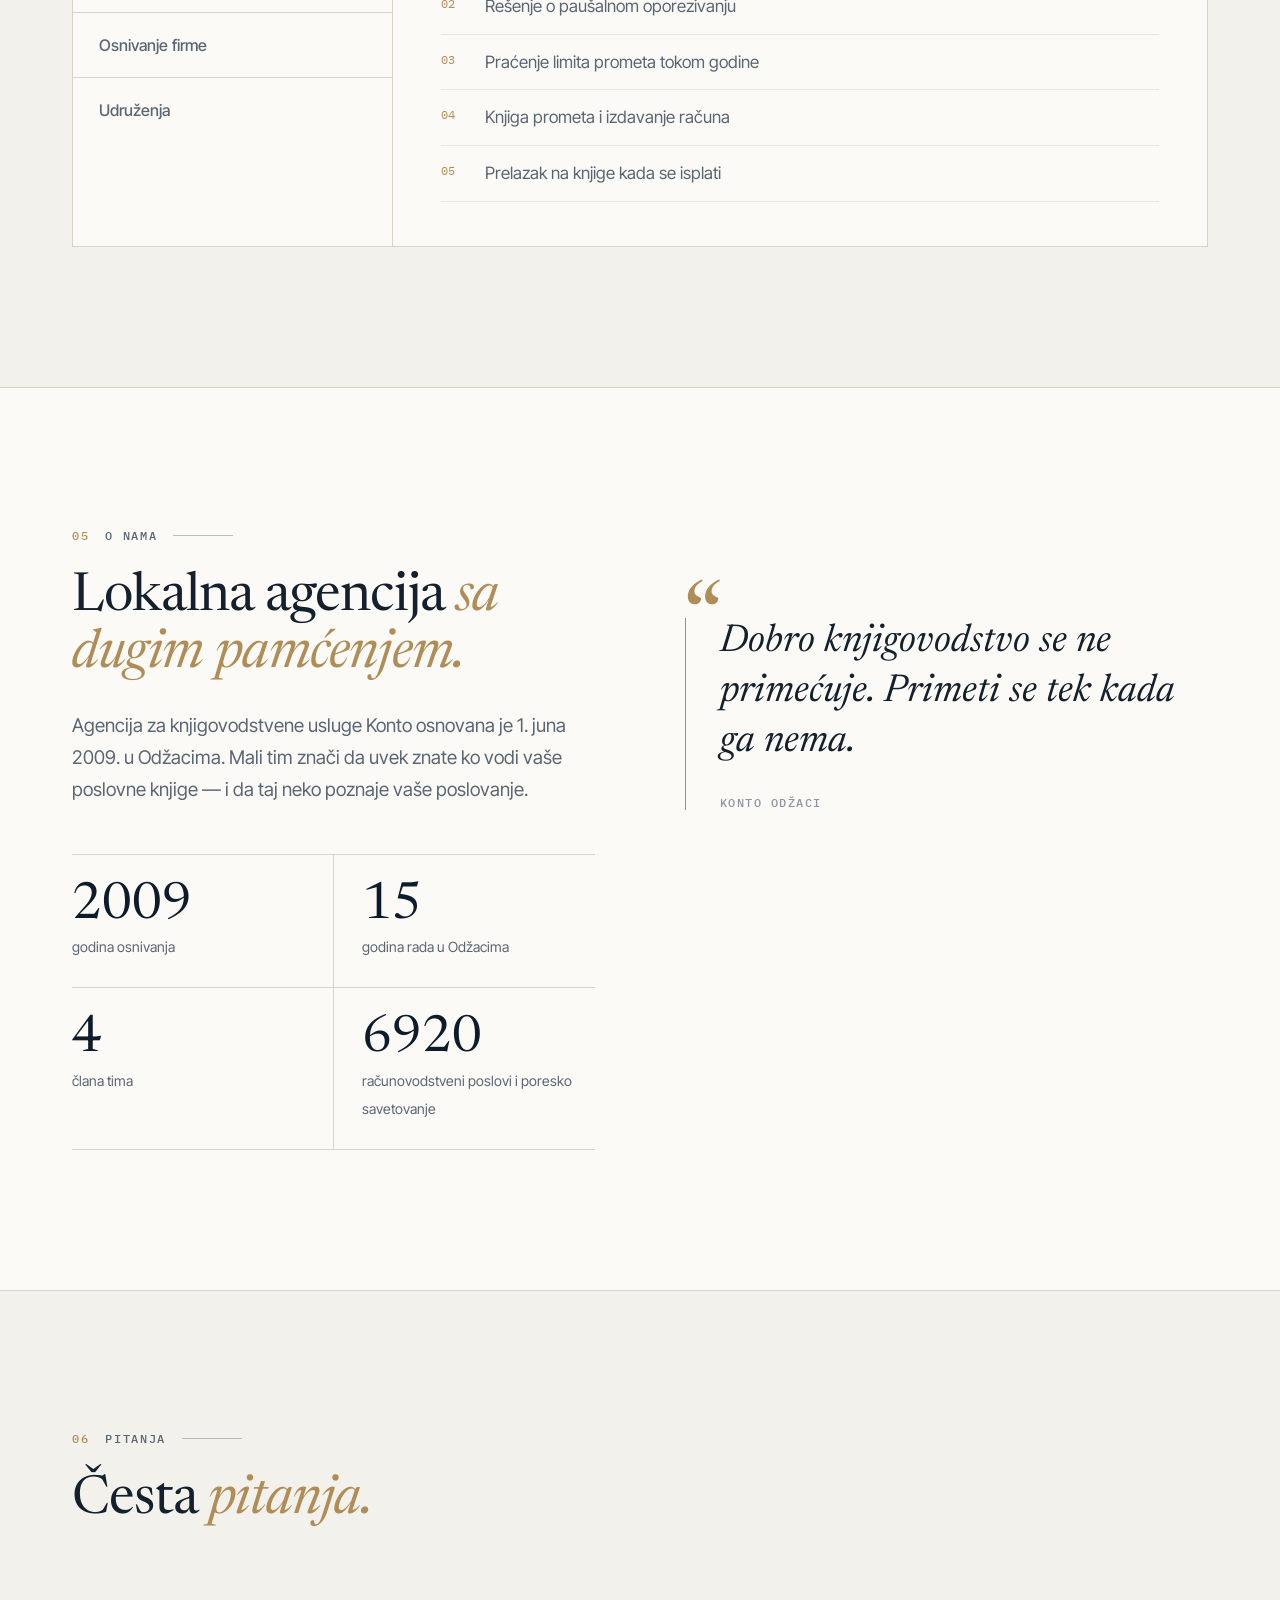
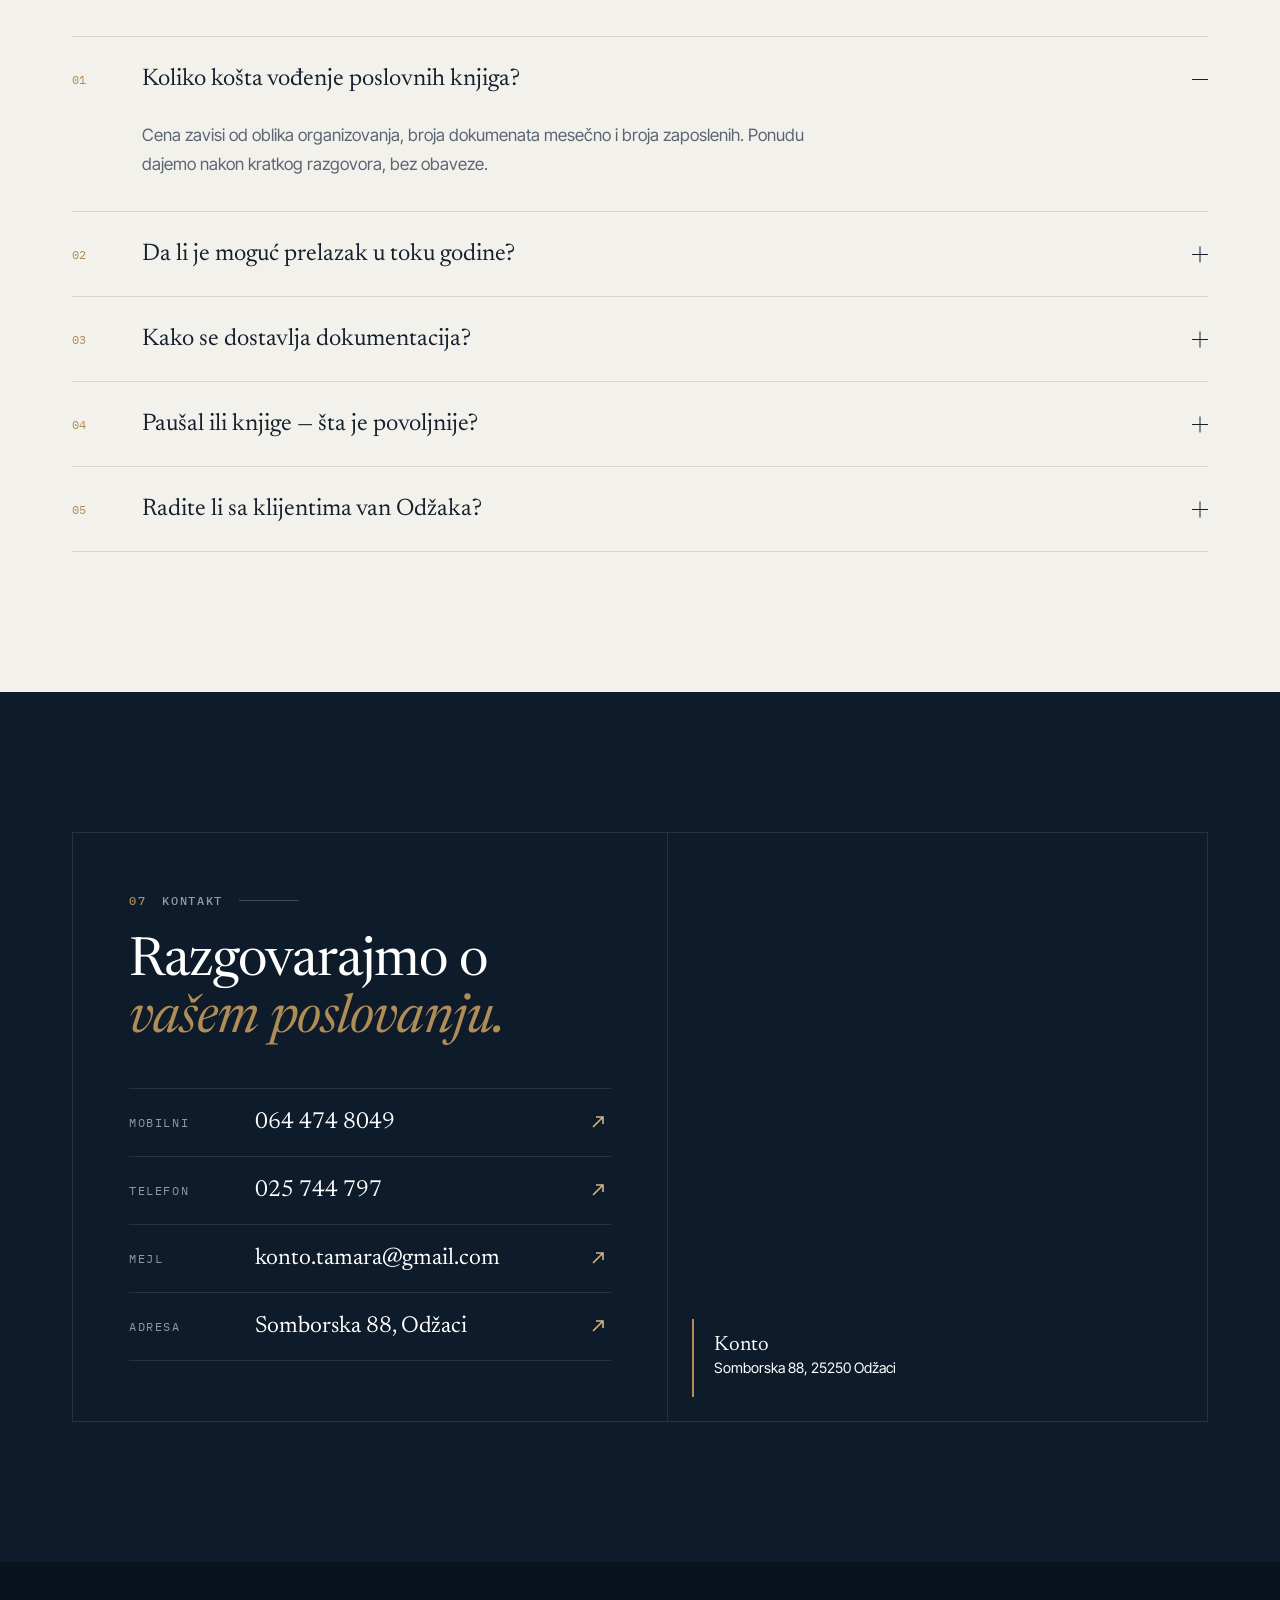
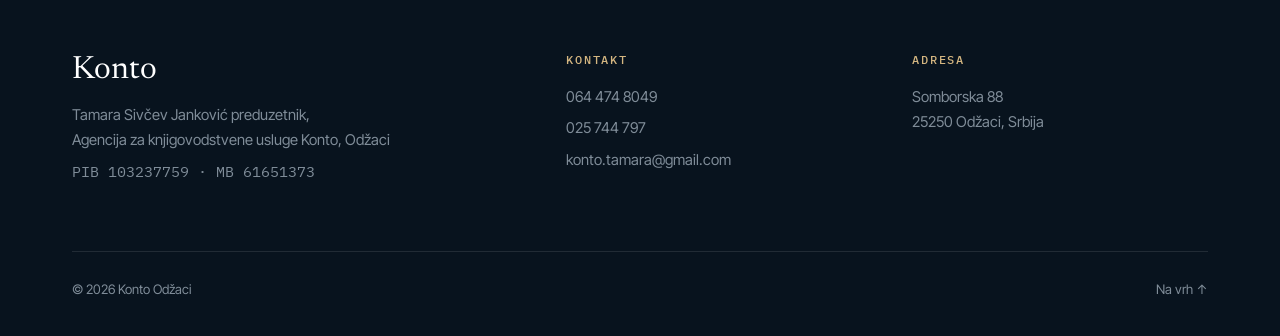
<file: v2/index.html>
<!doctype html>
<html lang="sr">
<head>
<meta charset="utf-8">
<meta name="viewport" content="width=device-width, initial-scale=1">
<title>Konto Odžaci — knjigovodstvo i poresko savetovanje</title>
<meta name="description" content="Agencija za knjigovodstvene usluge Konto, Odžaci. Od 2009: poslovne knjige, obračun zarada, PDV, završni račun, paušalci, osnivanje firmi i poresko savetovanje.">
<meta property="og:title" content="Konto Odžaci — knjigovodstvo od 2009.">
<meta property="og:description" content="Poslovne knjige, zarade, PDV i završni račun za preduzetnike i firme iz Odžaka i okoline.">
<meta name="theme-color" content="#0d1b2a">
<link rel="preconnect" href="https://fonts.googleapis.com">
<link rel="preconnect" href="https://fonts.gstatic.com" crossorigin>
<link href="https://fonts.googleapis.com/css2?family=Newsreader:ital,opsz,wght@0,6..72,400;1,6..72,400&family=Inter+Tight:wght@400;500;600&family=IBM+Plex+Mono:wght@400;500&display=swap" rel="stylesheet">
<link rel="stylesheet" href="css/stil.css">
<link rel="icon" href="data:image/svg+xml,<svg xmlns='http://www.w3.org/2000/svg' viewBox='0 0 32 32'><rect width='32' height='32' fill='%230d1b2a'/><path d='M8 10h16M16 10v14' stroke='%23b08d57' stroke-width='2.5'/></svg>">
</head>
<body>
<div class="napredak"></div>

<header class="nav">
  <div class="omot">
    <a class="znak" href="#pocetak" aria-label="Konto Odžaci — početak">
      <span class="znak-t"><svg viewBox="0 0 22 22"><path d="M3 5h16M11 5v14" stroke="#b08d57" stroke-width="1.8"/></svg></span>
      <span class="znak-ime">Konto<small>Odžaci · est. 2009</small></span>
    </a>
    <button class="meni-dugme" aria-label="Meni" aria-expanded="false"><span></span><span></span><span></span></button>
    <nav class="nav-veze">
      <a href="#usluge">Usluge</a>
      <a href="#rokovi">Rokovi</a>
      <a href="#saradnja">Saradnja</a>
      <a href="#o-nama">O nama</a>
      <a href="#pitanja">Pitanja</a>
      <a href="#kontakt" class="dugme dugme-mesing dugme-mali">Kontakt</a>
    </nav>
  </div>
</header>

<main>
<!-- ============================== HERO ============================== -->
<section class="hero" id="pocetak">
  <div class="mreza-bg"></div><div class="sjaj"></div>
  <div class="omot">
    <div>
      <div class="oznaka pojava" data-br="—">Agencija za knjigovodstvene usluge · Odžaci</div>
      <h1><span class="red"><span>Uredne knjige.</span></span><span class="red"><span>Mirno poslovanje.</span></span><span class="red"><span><em>Od 2009.</em></span></span></h1>
      <p class="uvod pojava k2">Vodimo poslovne knjige, obračunavamo zarade i PDV i sastavljamo završni račun za preduzetnike i privredna društva iz Odžaka i okoline — tačno i na vreme.</p>
      <div class="hero-akcije pojava k3">
        <a href="#kontakt" class="dugme dugme-mesing">Zakažite razgovor
          <svg viewBox="0 0 16 16"><path d="M1 8h13M9 3l5 5-5 5" fill="none" stroke="currentColor" stroke-width="1.6"/></svg></a>
        <a href="#usluge" class="dugme dugme-linija">Usluge</a>
      </div>
      <div class="hero-podaci pojava k4">
        <div><b>2009</b><span>godina osnivanja</span></div>
        <div><b data-broj="17">17</b><span>godina iskustva</span></div>
        <div><b data-broj="4">4</b><span>člana tima</span></div>
      </div>
    </div>

    <!-- BILANS: aktiva i pasiva se slažu dok se ne izjednače -->
    <div class="bilans pojava k2" aria-hidden="true">
      <div class="bilans-glava"><b>Bilans stanja</b><span class="bilans-dan">na dan 31.12.</span></div>
      <div class="bilans-telo">
        <div class="stub-kol">
          <h4>Aktiva</h4>
          <div class="stub" data-strana="a">
            <div class="seg seg-1"><span>Stalna imovina</span><span class="v"></span></div>
            <div class="seg seg-2"><span>Zalihe i potraž.</span><span class="v"></span></div>
            <div class="seg seg-3"><span>Gotovina</span><span class="v"></span></div>
          </div>
          <div class="zbir"><small>Ukupno</small><span class="z-a">0</span></div>
        </div>
        <div class="stub-kol">
          <h4>Pasiva</h4>
          <div class="stub" data-strana="p">
            <div class="seg seg-1"><span>Kapital</span><span class="v"></span></div>
            <div class="seg seg-2"><span>Dugoročne obav.</span><span class="v"></span></div>
            <div class="seg seg-3"><span>Kratkoročne</span><span class="v"></span></div>
          </div>
          <div class="zbir"><small>Ukupno</small><span class="z-p">0</span></div>
        </div>
        <div class="ravnoteza"></div>
      </div>
      <div class="potvrda"><i>✓</i><span class="potvrda-tekst">Usaglašavanje u toku…</span></div>
    </div>
  </div>
</section>

<div class="ticker" aria-hidden="true"><div class="ticker-niz"></div></div>

<!-- ============================== USLUGE ============================== -->
<section class="sekcija" id="usluge">
  <div class="omot">
    <div class="glava">
      <div class="pojava"><div class="oznaka" data-br="01">Usluge</div><h2>Celokupno knjigovodstvo <em>na jednom mestu.</em></h2></div>
      <p class="uvod pojava k1">Od prvog izdatog računa do završnog računa. Jedna adresa za dokumentaciju, rokove i komunikaciju sa Poreskom upravom.</p>
    </div>
    <div class="usluge">
      <div class="usluga pojava"><span class="usluga-br">01</span><h3>Poslovne knjige</h3><p>Dvojno knjigovodstvo: glavna knjiga, dnevnik, analitike kupaca i dobavljača, osnovna sredstva, usaglašavanje stanja.</p><span class="usluga-str"><svg viewBox="0 0 14 14"><path d="M1 7h12M8 2l5 5-5 5"/></svg></span></div>
      <div class="usluga pojava"><span class="usluga-br">02</span><h3>Obračun zarada</h3><p>Plate, naknade i bolovanja, PPP-PD prijave, prijave i odjave zaposlenih u Centralnom registru.</p><span class="usluga-str"><svg viewBox="0 0 14 14"><path d="M1 7h12M8 2l5 5-5 5"/></svg></span></div>
      <div class="usluga pojava"><span class="usluga-br">03</span><h3>PDV i POPDV</h3><p>Evidencija PDV-a, pregled obračuna i poreska prijava u roku, usaglašena sa knjigom računa.</p><span class="usluga-str"><svg viewBox="0 0 14 14"><path d="M1 7h12M8 2l5 5-5 5"/></svg></span></div>
      <div class="usluga pojava"><span class="usluga-br">04</span><h3>Elektronske fakture</h3><p>Izdate i primljene fakture kroz Sistem elektronskih faktura, evidentiranje PDV-a i praćenje statusa.</p><span class="usluga-str"><svg viewBox="0 0 14 14"><path d="M1 7h12M8 2l5 5-5 5"/></svg></span></div>
      <div class="usluga pojava"><span class="usluga-br">05</span><h3>Završni račun</h3><p>Godišnji finansijski izveštaji za APR, poreski bilans i poreska prijava, zatvaranje poslovne godine.</p><span class="usluga-str"><svg viewBox="0 0 14 14"><path d="M1 7h12M8 2l5 5-5 5"/></svg></span></div>
      <div class="usluga pojava"><span class="usluga-br">06</span><h3>Paušalno oporezivanje</h3><p>Rešenja, praćenje limita prometa, knjiga prometa i prijave kroz portal ePorezi.</p><span class="usluga-str"><svg viewBox="0 0 14 14"><path d="M1 7h12M8 2l5 5-5 5"/></svg></span></div>
      <div class="usluga pojava"><span class="usluga-br">07</span><h3>Osnivanje i registracija</h3><p>Preduzetnik ili d.o.o., izbor načina oporezivanja i registracija u APR-u.</p><span class="usluga-str"><svg viewBox="0 0 14 14"><path d="M1 7h12M8 2l5 5-5 5"/></svg></span></div>
      <div class="usluga pojava"><span class="usluga-br">08</span><h3>Poresko savetovanje</h3><p>Stručno mišljenje pre poslovne odluke — pre ugovora, investicije ili zapošljavanja.</p><span class="usluga-str"><svg viewBox="0 0 14 14"><path d="M1 7h12M8 2l5 5-5 5"/></svg></span></div>
    </div>
  </div>
</section>

<!-- ============================== ROKOVI ============================== -->
<section class="sekcija tamna" id="rokovi">
  <div class="omot">
    <div class="glava">
      <div class="pojava"><div class="oznaka" data-br="02">Poreski kalendar</div><h2>Rokovi koje pratimo <em>umesto vas.</em></h2></div>
      <p class="uvod pojava k1">Naredni poreski rokovi, računati od današnjeg dana. Za klijente Konta o njima brinemo mi.</p>
    </div>
    <div class="osa-omot pojava">
      <div class="osa">
        <div class="osa-linija"></div>
        <div class="osa-danas">Danas</div>
        <div class="osa-tacke"></div>
        <div class="osa-meseci"></div>
      </div>
    </div>
    <div class="rokovi"></div>
    <p class="napomena">Orijentaciono. Rok koji pada na vikend pomeren je na prvi sledeći radni dan; državni praznici nisu uračunati.</p>
  </div>
</section>

<!-- ============================== SARADNJA ============================== -->
<section class="sekcija" id="saradnja">
  <div class="omot">
    <div class="glava">
      <div class="pojava"><div class="oznaka" data-br="03">Saradnja</div><h2>Jasan proces, <em>bez iznenađenja.</em></h2></div>
      <p class="uvod pojava k1">Preuzimanje knjiga je jednostavnije nego što izgleda — i moguće je u bilo kom mesecu.</p>
    </div>
    <div class="koraci">
      <div class="korak pojava"><div class="korak-br">01</div><h3>Uvodni razgovor</h3><p>Upoznajemo vaše poslovanje: delatnost, obim dokumentacije, zaposleni. Dobijate ponudu bez obaveze.</p></div>
      <div class="korak pojava k1"><div class="korak-br">02</div><h3>Preuzimanje</h3><p>Preuzimamo dokumentaciju i početna stanja, uključujući i od prethodnog knjigovođe.</p></div>
      <div class="korak pojava k2"><div class="korak-br">03</div><h3>Redovan rad</h3><p>Mesečno knjiženje, obračuni i prijave u zakonskim rokovima. Vi dostavljate dokumentaciju, mi ostalo.</p></div>
      <div class="korak pojava k3"><div class="korak-br">04</div><h3>Godišnje zatvaranje</h3><p>Završni račun bez iznenađenja, jer su stanja usaglašavana tokom cele godine.</p></div>
    </div>
  </div>
</section>

<!-- ============================== ZA KOGA ============================== -->
<section class="sekcija" id="kome" style="padding-top:0">
  <div class="omot">
    <div class="glava">
      <div class="pojava"><div class="oznaka" data-br="04">Klijenti</div><h2>Za koga <em>radimo.</em></h2></div>
      <p class="uvod pojava k1">Obim posla i obaveze zavise od oblika organizovanja. Izaberite svoj.</p>
    </div>
    <div class="kome pojava">
      <div class="kome-lista">
        <button data-kome="0" class="izabran">Paušalni preduzetnik</button>
        <button data-kome="1">Preduzetnik na knjigama</button>
        <button data-kome="2">Privredno društvo (d.o.o.)</button>
        <button data-kome="3">Osnivanje firme</button>
        <button data-kome="4">Udruženja</button>
      </div>
      <div class="kome-sadrzaj"></div>
    </div>
  </div>
</section>

<!-- ============================== O NAMA ============================== -->
<section class="sekcija" id="o-nama" style="background:var(--bela);border-top:1px solid var(--linija);border-bottom:1px solid var(--linija)">
  <div class="omot o-nama">
    <div class="pojava">
      <div class="oznaka" data-br="05">O nama</div>
      <h2>Lokalna agencija <em>sa dugim pamćenjem.</em></h2>
      <p class="uvod">Agencija za knjigovodstvene usluge Konto osnovana je 1. juna 2009. u Odžacima. Mali tim znači da uvek znate ko vodi vaše poslovne knjige — i da taj neko poznaje vaše poslovanje.</p>
      <div class="podaci">
        <div class="podatak"><b>2009</b><span>godina osnivanja</span></div>
        <div class="podatak"><b data-broj="17">17</b><span>godina rada u Odžacima</span></div>
        <div class="podatak"><b data-broj="4">4</b><span>člana tima</span></div>
        <div class="podatak"><b>6920</b><span>računovodstveni poslovi i poresko savetovanje</span></div>
      </div>
    </div>
    <div class="pojava k2" style="padding-top:90px">
      <blockquote class="citat">Dobro knjigovodstvo se ne primećuje. Primeti se tek kada ga nema.<cite>Konto Odžaci</cite></blockquote>
    </div>
  </div>
</section>

<!-- ============================== PITANJA ============================== -->
<section class="sekcija" id="pitanja">
  <div class="omot">
    <div class="glava">
      <div class="pojava"><div class="oznaka" data-br="06">Pitanja</div><h2>Česta <em>pitanja.</em></h2></div>
    </div>
    <div class="pitanja">
      <div class="pitanje pojava"><button><small>01</small>Koliko košta vođenje poslovnih knjiga?<i></i></button><div class="odgovor"><div><p>Cena zavisi od oblika organizovanja, broja dokumenata mesečno i broja zaposlenih. Ponudu dajemo nakon kratkog razgovora, bez obaveze.</p></div></div></div>
      <div class="pitanje pojava"><button><small>02</small>Da li je moguć prelazak u toku godine?<i></i></button><div class="odgovor"><div><p>Jeste. Preuzimamo dokumentaciju i stanja od prethodnog knjigovođe i nastavljamo od tog meseca. Najjednostavnije je od početka meseca, ali nije uslov.</p></div></div></div>
      <div class="pitanje pojava"><button><small>03</small>Kako se dostavlja dokumentacija?<i></i></button><div class="odgovor"><div><p>Lično u kancelariji u Odžacima ili elektronski, mejlom. Elektronske fakture ionako stižu kroz SEF.</p></div></div></div>
      <div class="pitanje pojava"><button><small>04</small>Paušal ili knjige — šta je povoljnije?<i></i></button><div class="odgovor"><div><p>Zavisi od delatnosti, očekivanog prometa, troškova i planova za zapošljavanje. Odgovor je u računici, ne u pravilu — javite se pre registracije.</p></div></div></div>
      <div class="pitanje pojava"><button><small>05</small>Radite li sa klijentima van Odžaka?<i></i></button><div class="odgovor"><div><p>Veliki deo posla odvija se elektronski, pa lokacija nije prepreka. Kancelarija je u Odžacima i najviše radimo sa firmama iz Odžaka i okoline.</p></div></div></div>
    </div>
  </div>
</section>

<!-- ============================== KONTAKT ============================== -->
<section class="sekcija tamna" id="kontakt">
  <div class="omot">
    <div class="kontakt pojava">
      <div class="kontakt-levo">
        <div class="oznaka" data-br="07">Kontakt</div>
        <h2>Razgovarajmo o <em>vašem poslovanju.</em></h2>
        <div class="kanali">
          <a class="kanal" href="tel:+381644748049"><small>Mobilni</small><b>064 474 8049</b><svg viewBox="0 0 14 14"><path d="M2 12L12 2M5 2h7v7"/></svg></a>
          <a class="kanal" href="tel:+38125744797"><small>Telefon</small><b>025 744 797</b><svg viewBox="0 0 14 14"><path d="M2 12L12 2M5 2h7v7"/></svg></a>
          <a class="kanal" href="mailto:konto.tamara@gmail.com?subject=Upit%20sa%20sajta"><small>Mejl</small><b>konto.tamara@gmail.com</b><svg viewBox="0 0 14 14"><path d="M2 12L12 2M5 2h7v7"/></svg></a>
          <a class="kanal" href="https://maps.google.com/?q=Somborska+88,+Od%C5%BEaci" target="_blank" rel="noopener"><small>Adresa</small><b>Somborska 88, Odžaci</b><svg viewBox="0 0 14 14"><path d="M2 12L12 2M5 2h7v7"/></svg></a>
        </div>
      </div>
      <div class="mapa">
        <iframe title="Konto na mapi — Somborska 88, Odžaci" loading="lazy" referrerpolicy="no-referrer-when-downgrade"
          src="https://maps.google.com/maps?q=Somborska%2088%2C%20Od%C5%BEaci&z=16&output=embed"></iframe>
        <div class="mapa-oznaka"><b>Konto</b>Somborska 88, 25250 Odžaci</div>
      </div>
    </div>
  </div>
</section>
</main>

<footer class="podnozje">
  <div class="omot">
    <div class="podnozje-mreza">
      <div>
        <div class="ime">Konto</div>
        <p>Tamara Sivčev Janković preduzetnik,<br>Agencija za knjigovodstvene usluge Konto, Odžaci</p>
        <p class="mono">PIB 103237759 · MB 61651373</p>
      </div>
      <div>
        <h4>Kontakt</h4>
        <p><a href="tel:+381644748049">064 474 8049</a></p>
        <p><a href="tel:+38125744797">025 744 797</a></p>
        <p><a href="mailto:konto.tamara@gmail.com">konto.tamara@gmail.com</a></p>
      </div>
      <div>
        <h4>Adresa</h4>
        <p>Somborska 88<br>25250 Odžaci, Srbija</p>
      </div>
    </div>
    <div class="podnozje-dno">
      <span>© <span class="godina">2026</span> Konto Odžaci</span>
      <a href="#pocetak">Na vrh ↑</a>
    </div>
  </div>
</footer>

<a class="pozovi" href="tel:+381644748049" aria-label="Pozovite 064 474 8049"><svg viewBox="0 0 24 24"><path d="M22 16.9v3a2 2 0 0 1-2.2 2 19.8 19.8 0 0 1-8.6-3.1 19.5 19.5 0 0 1-6-6A19.8 19.8 0 0 1 2.1 4.2 2 2 0 0 1 4.1 2h3a2 2 0 0 1 2 1.7c.1.9.4 1.8.7 2.7a2 2 0 0 1-.5 2.1L8 9.8a16 16 0 0 0 6 6l1.3-1.3a2 2 0 0 1 2.1-.4c.9.3 1.8.6 2.7.7a2 2 0 0 1 1.7 2z"/></svg></a>

<script src="js/sajt.js"></script>
</body>
</html>
</file>
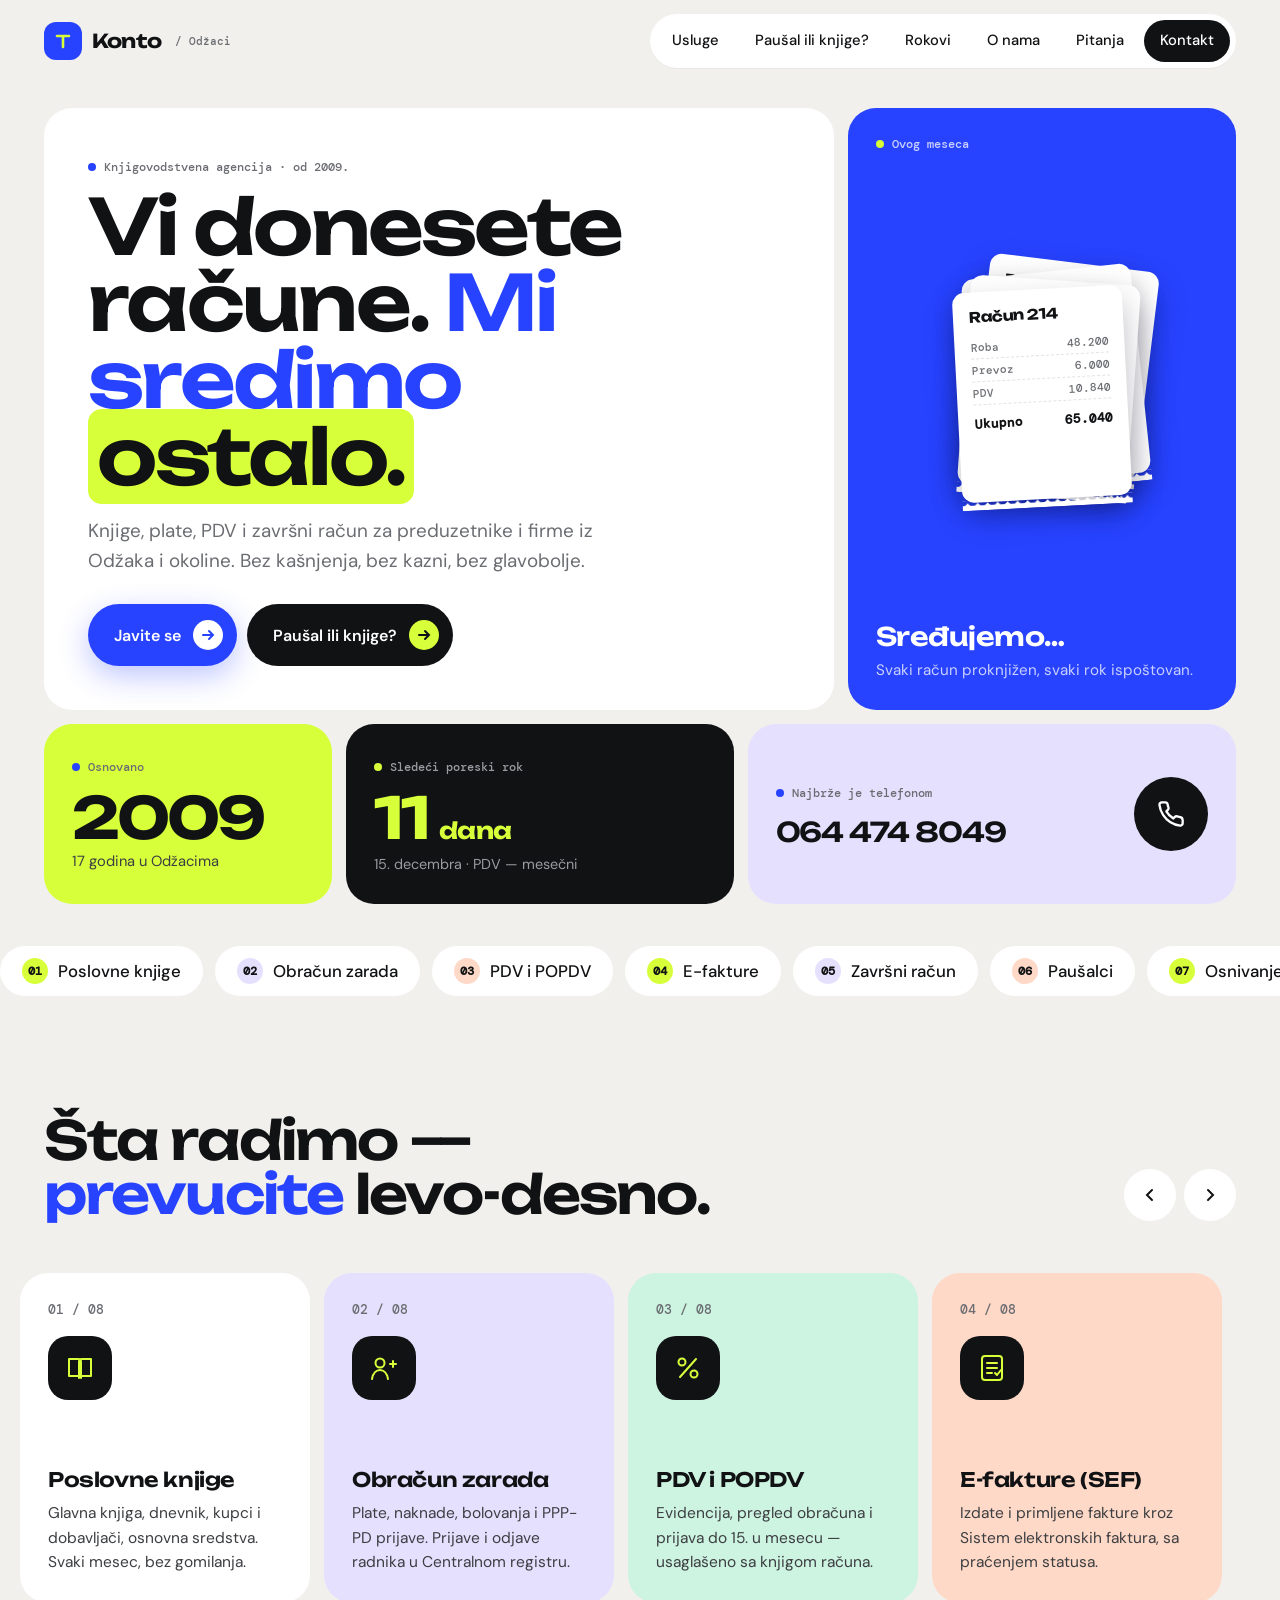
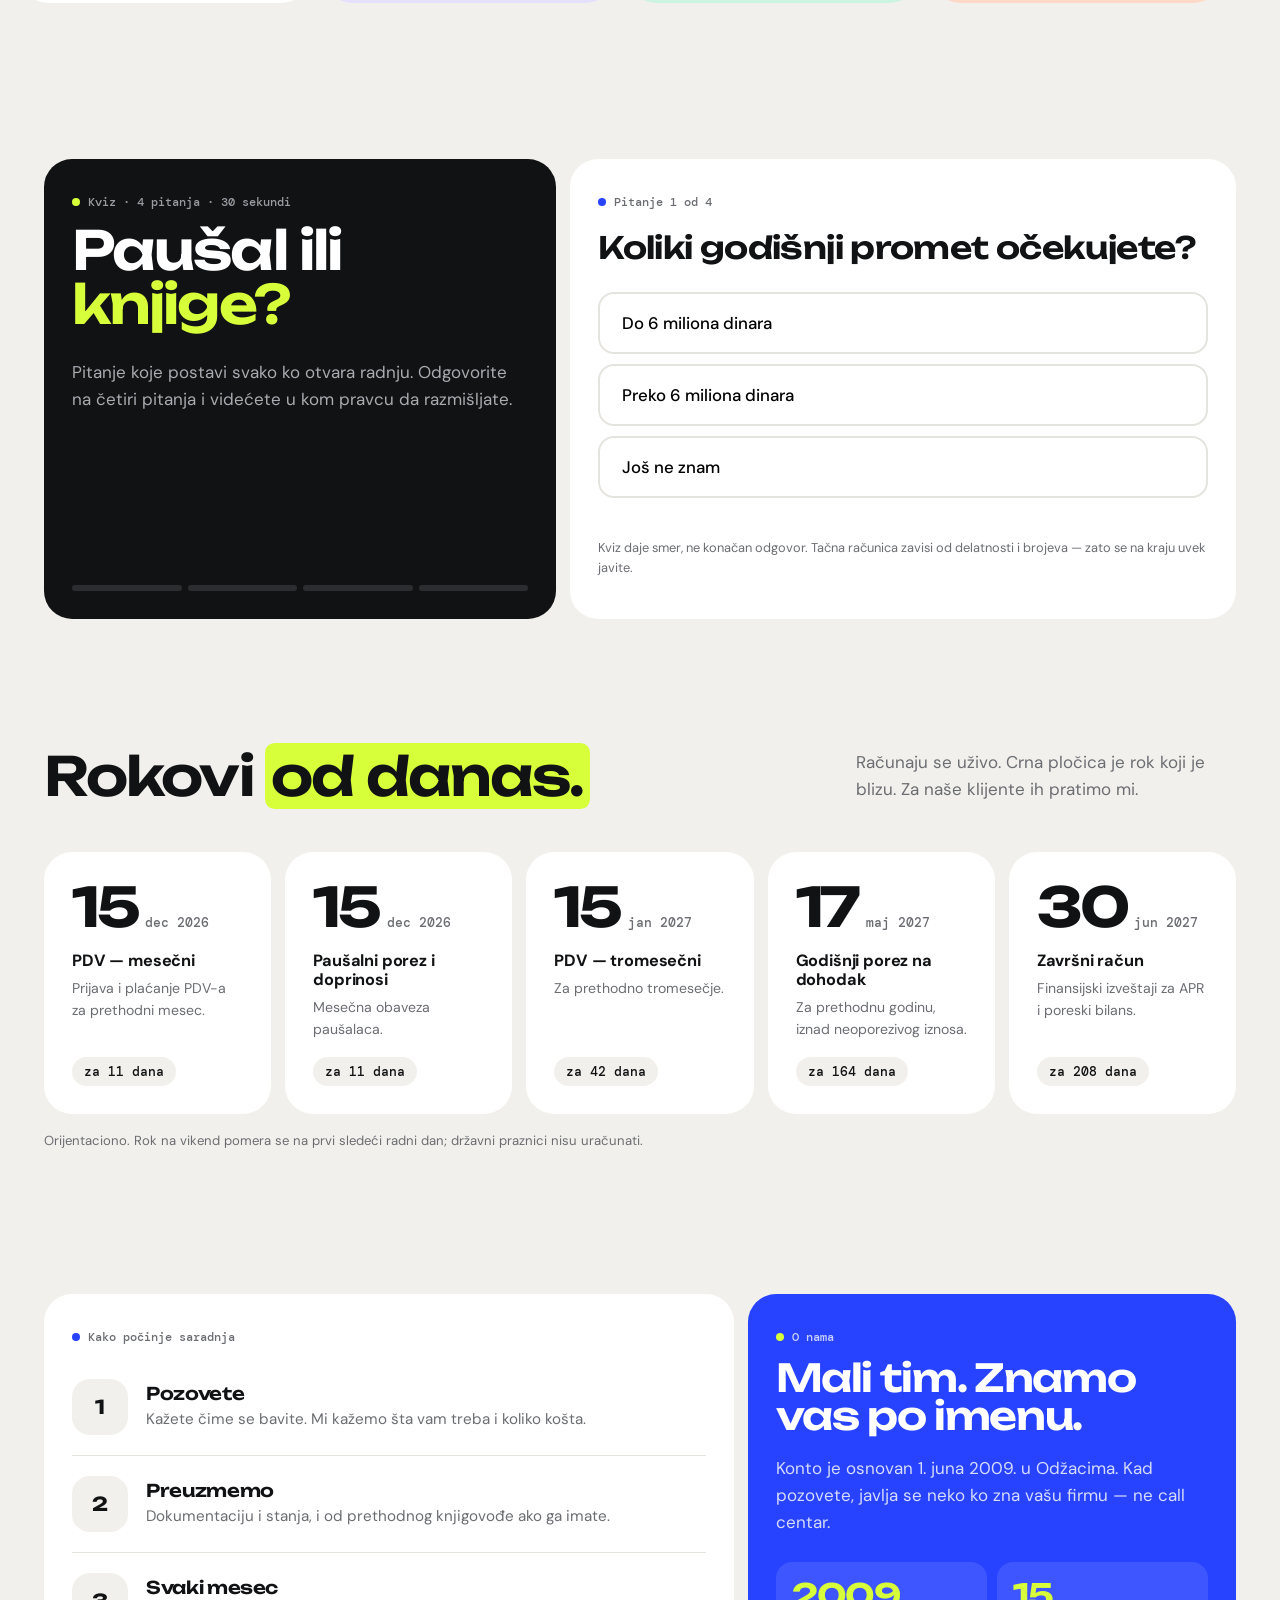
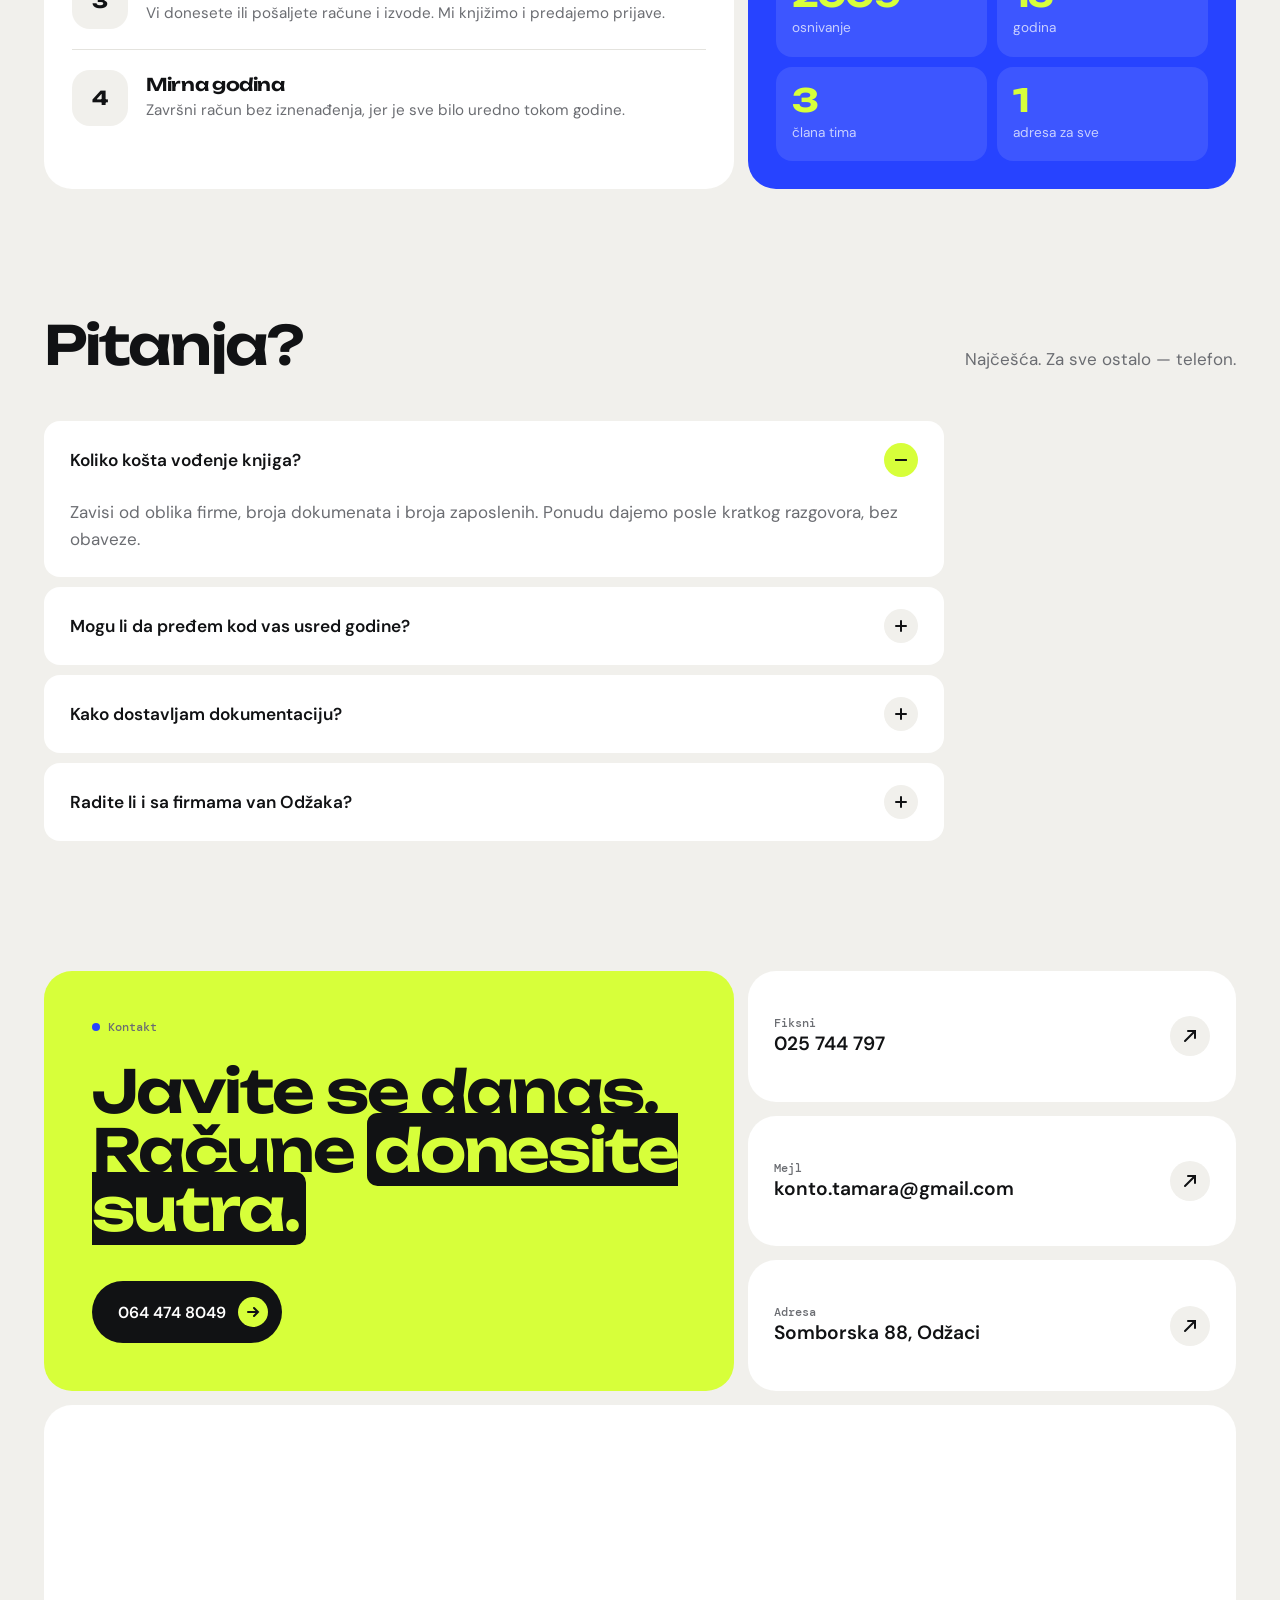
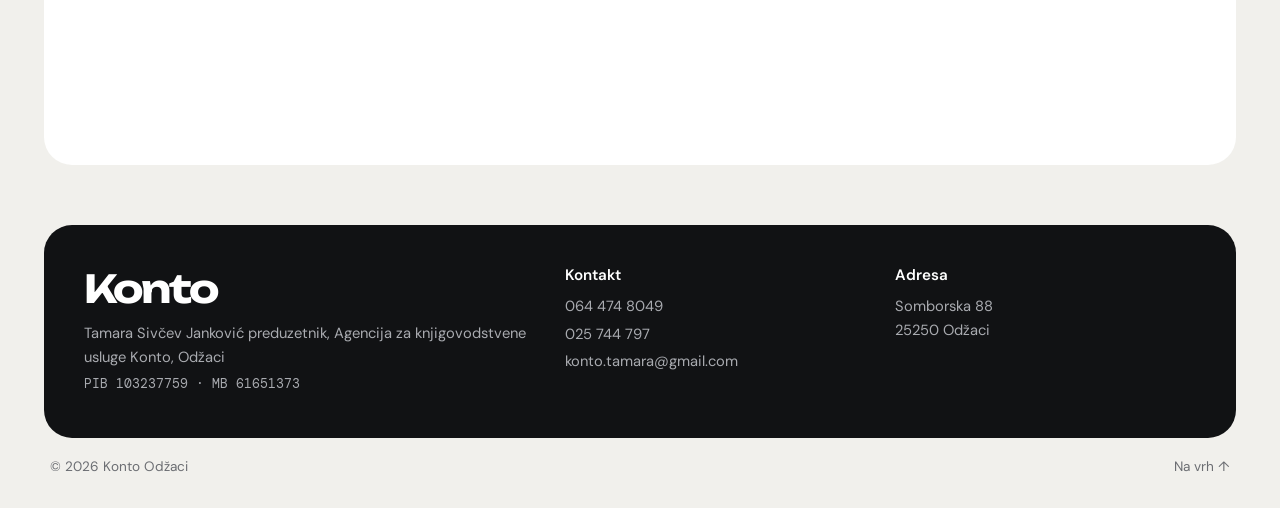
<file: v3/index.html>
<!doctype html>
<html lang="sr">
<head>
<meta charset="utf-8">
<meta name="viewport" content="width=device-width, initial-scale=1">
<title>Konto Odžaci — knjigovodstvo bez glavobolje</title>
<meta name="description" content="Knjigovodstvena agencija Konto iz Odžaka, od 2009. Knjige, plate, PDV, završni račun, paušalci i osnivanje firmi. Kviz: paušal ili knjige?">
<meta property="og:title" content="Konto Odžaci — knjigovodstvo bez glavobolje">
<meta property="og:description" content="Vi donesete račune. Mi sredimo ostalo. Od 2009. u Odžacima.">
<meta name="theme-color" content="#2743ff">
<link rel="preconnect" href="https://fonts.googleapis.com">
<link rel="preconnect" href="https://fonts.gstatic.com" crossorigin>
<link href="https://fonts.googleapis.com/css2?family=Unbounded:wght@500;600;700&family=DM+Sans:opsz,wght@9..40,400;9..40,500;9..40,600;9..40,700&family=DM+Mono:wght@500&display=swap" rel="stylesheet">
<link rel="stylesheet" href="css/stil.css">
<link rel="icon" href="data:image/svg+xml,<svg xmlns='http://www.w3.org/2000/svg' viewBox='0 0 32 32'><rect width='32' height='32' rx='9' fill='%232743ff'/><path d='M9 10h14M16 10v13' stroke='%23d7ff3a' stroke-width='3.5' stroke-linecap='round'/></svg>">
</head>
<body>

<header class="nav">
  <div class="omot">
    <a class="znak" href="#pocetak" aria-label="Konto Odžaci — početak">
      <i><svg viewBox="0 0 20 20"><path d="M4 5h12M10 5v11" stroke="#d7ff3a" stroke-width="2.6" stroke-linecap="round"/></svg></i>
      Konto <small>/ Odžaci</small>
    </a>
    <button class="meni-dugme" aria-label="Meni" aria-expanded="false"><span></span><span></span><span></span></button>
    <nav class="nav-veze">
      <a href="#usluge">Usluge</a>
      <a href="#kviz">Paušal ili knjige?</a>
      <a href="#rokovi">Rokovi</a>
      <a href="#o-nama">O nama</a>
      <a href="#pitanja">Pitanja</a>
      <a href="#kontakt" class="dugme-nav">Kontakt</a>
    </nav>
  </div>
</header>

<main id="pocetak">
<!-- ============================== HERO BENTO ============================== -->
<section class="hero">
  <div class="omot bento">
    <div class="plocica b-naslov pojava">
      <div>
        <span class="etiketa">Knjigovodstvena agencija · od 2009.</span>
        <h1>Vi donesete račune. <span class="plavo">Mi sredimo</span> <span class="istakni">ostalo.</span></h1>
      </div>
      <div>
        <p class="uvod">Knjige, plate, PDV i završni račun za preduzetnike i firme iz Odžaka i okoline. Bez kašnjenja, bez kazni, bez glavobolje.</p>
        <div class="akcije">
          <a href="#kontakt" class="dugme dugme-plavo">Javite se <i><svg viewBox="0 0 14 14" fill="none" stroke="currentColor" stroke-width="2" stroke-linecap="round"><path d="M2 7h10M8 3l4 4-4 4"/></svg></i></a>
          <a href="#kviz" class="dugme dugme-crno">Paušal ili knjige? <i><svg viewBox="0 0 14 14" fill="none" stroke="currentColor" stroke-width="2" stroke-linecap="round"><path d="M2 7h10M8 3l4 4-4 4"/></svg></i></a>
        </div>
      </div>
    </div>

    <!-- gomila računa koja se sama sređuje -->
    <div class="plocica b-racuni pojava k1" aria-hidden="true">
      <span class="etiketa">Ovog meseca</span>
      <div class="gomila"></div>
      <div><h3 class="racuni-naslov">Sređujemo…</h3><p class="racuni-pod">Svaki račun proknjižen, svaki rok ispoštovan.</p></div>
    </div>

    <div class="plocica b-godina pojava k2">
      <span class="etiketa">Osnovano</span>
      <b>2009</b>
      <span style="color:#3c3e42;font-size:.92rem"><span data-broj="17">17</span> godina u Odžacima</span>
    </div>
    <div class="plocica b-rok pojava k3">
      <span class="etiketa">Sledeći poreski rok</span>
      <b><span class="dana-do">—</span> <span class="dana-rec" style="font-size:.4em;letter-spacing:-.02em">dana</span></b>
      <span class="sitno sledeci-rok">…</span>
    </div>
    <a class="plocica b-poziv pojava k4" href="tel:+381644748049">
      <span><span class="etiketa">Najbrže je telefonom</span><b>064 474 8049</b></span>
      <span class="krug"><svg viewBox="0 0 24 24"><path d="M22 16.9v3a2 2 0 0 1-2.2 2 19.8 19.8 0 0 1-8.6-3.1 19.5 19.5 0 0 1-6-6A19.8 19.8 0 0 1 2.1 4.2 2 2 0 0 1 4.1 2h3a2 2 0 0 1 2 1.7c.1.9.4 1.8.7 2.7a2 2 0 0 1-.5 2.1L8 9.8a16 16 0 0 0 6 6l1.3-1.3a2 2 0 0 1 2.1-.4c.9.3 1.8.6 2.7.7a2 2 0 0 1 1.7 2z"/></svg></span>
    </a>
  </div>

  <div class="traka" aria-hidden="true"><div class="traka-niz">
    <span class="cip"><b>01</b>Poslovne knjige</span><span class="cip"><b>02</b>Obračun zarada</span><span class="cip"><b>03</b>PDV i POPDV</span><span class="cip"><b>04</b>E-fakture</span><span class="cip"><b>05</b>Završni račun</span><span class="cip"><b>06</b>Paušalci</span><span class="cip"><b>07</b>Osnivanje firmi</span><span class="cip"><b>08</b>Poresko savetovanje</span>
    <span class="cip"><b>01</b>Poslovne knjige</span><span class="cip"><b>02</b>Obračun zarada</span><span class="cip"><b>03</b>PDV i POPDV</span><span class="cip"><b>04</b>E-fakture</span><span class="cip"><b>05</b>Završni račun</span><span class="cip"><b>06</b>Paušalci</span><span class="cip"><b>07</b>Osnivanje firmi</span><span class="cip"><b>08</b>Poresko savetovanje</span>
  </div></div>
</section>

<!-- ============================== USLUGE ============================== -->
<section class="sekcija" id="usluge" style="padding-top:70px">
  <div class="omot">
    <div class="glava pojava">
      <h2>Šta radimo — <span class="plavo">prevucite</span> levo-desno.</h2>
      <div class="karusel-kontrole">
        <button class="k-levo" aria-label="Nazad"><svg viewBox="0 0 18 18"><path d="M11 4L6 9l5 5"/></svg></button>
        <button class="k-desno" aria-label="Napred"><svg viewBox="0 0 18 18"><path d="M7 4l5 5-5 5"/></svg></button>
      </div>
    </div>
    <div class="karusel">
      <article class="plocica"><span class="usl-br">01 / 08</span><div class="usl-ikona"><svg viewBox="0 0 30 30"><path d="M4 6h9a3 3 0 0 1 3 3v16a2 2 0 0 0-2-2H4z"/><path d="M26 6h-9a3 3 0 0 0-3 3v16a2 2 0 0 1 2-2h10z"/></svg></div><h3>Poslovne knjige</h3><p>Glavna knjiga, dnevnik, kupci i dobavljači, osnovna sredstva. Svaki mesec, bez gomilanja.</p></article>
      <article class="plocica"><span class="usl-br">02 / 08</span><div class="usl-ikona"><svg viewBox="0 0 30 30"><circle cx="11" cy="10" r="4.5"/><path d="M3 26c1-6 4.5-9 8-9s7 3 8 9"/><path d="M21 11h6M24 8v6"/></svg></div><h3>Obračun zarada</h3><p>Plate, naknade, bolovanja i PPP-PD prijave. Prijave i odjave radnika u Centralnom registru.</p></article>
      <article class="plocica"><span class="usl-br">03 / 08</span><div class="usl-ikona"><svg viewBox="0 0 30 30"><circle cx="9" cy="9" r="3.5"/><circle cx="21" cy="21" r="3.5"/><path d="M23 6L7 24"/></svg></div><h3>PDV i POPDV</h3><p>Evidencija, pregled obračuna i prijava do 15. u mesecu — usaglašeno sa knjigom računa.</p></article>
      <article class="plocica"><span class="usl-br">04 / 08</span><div class="usl-ikona"><svg viewBox="0 0 30 30"><rect x="5" y="3" width="20" height="24" rx="3"/><path d="M10 10h10M10 15h10M10 20h5"/><path d="M18 20l2 2 4-5"/></svg></div><h3>E-fakture (SEF)</h3><p>Izdate i primljene fakture kroz Sistem elektronskih faktura, sa praćenjem statusa.</p></article>
      <article class="plocica"><span class="usl-br">05 / 08</span><div class="usl-ikona"><svg viewBox="0 0 30 30"><rect x="4" y="5" width="22" height="21" rx="3"/><path d="M4 11h22M10 3v4M20 3v4"/><path d="M10 18l3 3 7-7"/></svg></div><h3>Završni račun</h3><p>Finansijski izveštaji za APR i poreski bilans. Godina zatvorena bez iznenađenja.</p></article>
      <article class="plocica"><span class="usl-br">06 / 08</span><div class="usl-ikona"><svg viewBox="0 0 30 30"><path d="M15 3l10 5v7c0 6-5 10-10 12C10 25 5 21 5 15V8z"/><path d="M11 15l3 3 6-7"/></svg></div><h3>Paušalci</h3><p>Rešenje o paušalu, praćenje limita prometa, knjiga prometa i sve kroz ePorezi.</p></article>
      <article class="plocica"><span class="usl-br">07 / 08</span><div class="usl-ikona"><svg viewBox="0 0 30 30"><path d="M4 26V12L15 5l11 7v14"/><path d="M12 26v-8h6v8"/></svg></div><h3>Osnivanje firme</h3><p>Preduzetnik ili d.o.o., paušal ili knjige, registracija u APR-u — sve do prvog računa.</p></article>
      <article class="plocica"><span class="usl-br">08 / 08</span><div class="usl-ikona"><svg viewBox="0 0 30 30"><path d="M5 7h20a2 2 0 0 1 2 2v11a2 2 0 0 1-2 2H13l-6 5v-5H5a2 2 0 0 1-2-2V9a2 2 0 0 1 2-2z"/><path d="M10 14h.01M15 14h.01M20 14h.01"/></svg></div><h3>Poresko savetovanje</h3><p>Pitajte pre nego što potpišete, kupite ili zaposlite. Jeftinije je od ispravke posle.</p></article>
    </div>
  </div>
</section>

<!-- ============================== KVIZ ============================== -->
<section class="sekcija" id="kviz" style="padding-top:20px">
  <div class="omot kviz-omot">
    <div class="plocica kviz-uvod pojava">
      <div>
        <span class="etiketa">Kviz · 4 pitanja · 30 sekundi</span>
        <h2>Paušal ili <span style="color:var(--limeta)">knjige?</span></h2>
        <p>Pitanje koje postavi svako ko otvara radnju. Odgovorite na četiri pitanja i videćete u kom pravcu da razmišljate.</p>
      </div>
      <div>
        <div class="napredak-kviz"><span></span><span></span><span></span><span></span></div>
      </div>
    </div>
    <div class="plocica kviz pojava k1">
      <div class="kviz-telo"></div>
      <p class="sitna">Kviz daje smer, ne konačan odgovor. Tačna računica zavisi od delatnosti i brojeva — zato se na kraju uvek javite.</p>
    </div>
  </div>
</section>

<!-- ============================== ROKOVI ============================== -->
<section class="sekcija" id="rokovi" style="padding-top:20px">
  <div class="omot">
    <div class="glava pojava">
      <h2>Rokovi <span class="istakni">od danas.</span></h2>
      <p>Računaju se uživo. Crna pločica je rok koji je blizu. Za naše klijente ih pratimo mi.</p>
    </div>
    <div class="rokovi"></div>
    <p class="napomena">Orijentaciono. Rok na vikend pomera se na prvi sledeći radni dan; državni praznici nisu uračunati.</p>
  </div>
</section>

<!-- ============================== SARADNJA + O NAMA ============================== -->
<section class="sekcija" id="o-nama" style="padding-top:20px">
  <div class="omot bento2">
    <div class="plocica b-koraci pojava">
      <span class="etiketa">Kako počinje saradnja</span>
      <div class="korak"><div class="korak-br">1</div><div><h3>Pozovete</h3><p>Kažete čime se bavite. Mi kažemo šta vam treba i koliko košta.</p></div></div>
      <div class="korak"><div class="korak-br">2</div><div><h3>Preuzmemo</h3><p>Dokumentaciju i stanja, i od prethodnog knjigovođe ako ga imate.</p></div></div>
      <div class="korak"><div class="korak-br">3</div><div><h3>Svaki mesec</h3><p>Vi donesete ili pošaljete račune i izvode. Mi knjižimo i predajemo prijave.</p></div></div>
      <div class="korak"><div class="korak-br">4</div><div><h3>Mirna godina</h3><p>Završni račun bez iznenađenja, jer je sve bilo uredno tokom godine.</p></div></div>
    </div>
    <div class="plocica b-onama pojava k1">
      <span class="etiketa">O nama</span>
      <h2>Mali tim. Znamo vas po imenu.</h2>
      <p>Konto je osnovan 1. juna 2009. u Odžacima. Kad pozovete, javlja se neko ko zna vašu firmu — ne call centar.</p>
      <div class="b-cinjenice">
        <div><b>2009</b><span>osnivanje</span></div>
        <div><b data-broj="17">17</b><span>godina</span></div>
        <div><b data-broj="4">4</b><span>člana tima</span></div>
        <div><b>1</b><span>adresa za sve</span></div>
      </div>
    </div>
  </div>
</section>

<!-- ============================== PITANJA ============================== -->
<section class="sekcija" id="pitanja" style="padding-top:20px">
  <div class="omot">
    <div class="glava pojava"><h2>Pitanja?</h2><p>Najčešća. Za sve ostalo — telefon.</p></div>
    <div class="pitanja">
      <div class="pitanje pojava"><button>Koliko košta vođenje knjiga?<i></i></button><div class="odgovor"><div><p>Zavisi od oblika firme, broja dokumenata i broja zaposlenih. Ponudu dajemo posle kratkog razgovora, bez obaveze.</p></div></div></div>
      <div class="pitanje pojava k1"><button>Mogu li da pređem kod vas usred godine?<i></i></button><div class="odgovor"><div><p>Može. Preuzimamo dokumentaciju i stanja od prethodnog knjigovođe i nastavljamo od tog meseca.</p></div></div></div>
      <div class="pitanje pojava k2"><button>Kako dostavljam dokumentaciju?<i></i></button><div class="odgovor"><div><p>Lično u kancelariji u Odžacima ili mejlom. E-fakture ionako stižu kroz SEF.</p></div></div></div>
      <div class="pitanje pojava k3"><button>Radite li i sa firmama van Odžaka?<i></i></button><div class="odgovor"><div><p>Veliki deo posla ide elektronski, pa lokacija nije prepreka. Najviše radimo sa firmama iz Odžaka i okoline.</p></div></div></div>
    </div>
  </div>
</section>

<!-- ============================== KONTAKT ============================== -->
<section class="sekcija" id="kontakt" style="padding-top:20px;padding-bottom:20px">
  <div class="omot bento3">
    <div class="plocica b-cta pojava">
      <span class="etiketa">Kontakt</span>
      <h2>Javite se danas. Račune <span style="background:var(--crna);color:var(--limeta);border-radius:.18em;padding:0 .12em">donesite sutra.</span></h2>
      <div class="akcije"><a href="tel:+381644748049" class="dugme dugme-crno">064 474 8049 <i><svg viewBox="0 0 14 14" fill="none" stroke="currentColor" stroke-width="2" stroke-linecap="round"><path d="M2 7h10M8 3l4 4-4 4"/></svg></i></a></div>
    </div>
    <div class="b-kanali">
      <a class="plocica kanal pojava k1" href="tel:+38125744797"><span><small>Fiksni</small><b>025 744 797</b></span><span class="str"><svg viewBox="0 0 16 16"><path d="M3 13L13 3M6 3h7v7"/></svg></span></a>
      <a class="plocica kanal pojava k2" href="mailto:konto.tamara@gmail.com?subject=Upit%20sa%20sajta"><span><small>Mejl</small><b>konto.tamara@gmail.com</b></span><span class="str"><svg viewBox="0 0 16 16"><path d="M3 13L13 3M6 3h7v7"/></svg></span></a>
      <a class="plocica kanal pojava k3" href="https://maps.google.com/?q=Somborska+88,+Od%C5%BEaci" target="_blank" rel="noopener"><span><small>Adresa</small><b>Somborska 88, Odžaci</b></span><span class="str"><svg viewBox="0 0 16 16"><path d="M3 13L13 3M6 3h7v7"/></svg></span></a>
    </div>
    <div class="plocica b-mapa pojava">
      <iframe title="Konto na mapi — Somborska 88, Odžaci" loading="lazy" referrerpolicy="no-referrer-when-downgrade"
        src="https://maps.google.com/maps?q=Somborska%2088%2C%20Od%C5%BEaci&z=16&output=embed"></iframe>
    </div>
  </div>
</section>
</main>

<footer class="podnozje">
  <div class="omot">
    <div class="plocica">
      <div>
        <div class="veliko">Konto</div>
        <p>Tamara Sivčev Janković preduzetnik, Agencija za knjigovodstvene usluge Konto, Odžaci</p>
        <p style="font-family:var(--mono);font-size:.82rem">PIB 103237759 · MB 61651373</p>
      </div>
      <div><h4>Kontakt</h4><p><a href="tel:+381644748049">064 474 8049</a></p><p><a href="tel:+38125744797">025 744 797</a></p><p><a href="mailto:konto.tamara@gmail.com">konto.tamara@gmail.com</a></p></div>
      <div><h4>Adresa</h4><p>Somborska 88<br>25250 Odžaci</p></div>
    </div>
    <div class="dno"><span>© <span class="godina">2026</span> Konto Odžaci</span><a href="#pocetak">Na vrh ↑</a></div>
  </div>
</footer>

<a class="pozovi" href="tel:+381644748049"><svg viewBox="0 0 24 24"><path d="M22 16.9v3a2 2 0 0 1-2.2 2 19.8 19.8 0 0 1-8.6-3.1 19.5 19.5 0 0 1-6-6A19.8 19.8 0 0 1 2.1 4.2 2 2 0 0 1 4.1 2h3a2 2 0 0 1 2 1.7c.1.9.4 1.8.7 2.7a2 2 0 0 1-.5 2.1L8 9.8a16 16 0 0 0 6 6l1.3-1.3a2 2 0 0 1 2.1-.4c.9.3 1.8.6 2.7.7a2 2 0 0 1 1.7 2z"/></svg>Pozovite</a>

<script src="js/sajt.js"></script>
</body>
</html>
</file>
<file: css/stil.css>
/* ===========================================================================
   KONTO ODŽACI — stil
   Ideja: knjigovodstvena sveska. Papir sa linijama, zeleno mastilo glavne knjige,
   crveni pečat i markeri. Paleta je u :root.
   =========================================================================== */
:root{
  --papir:#f6f1e7;
  --papir2:#efe7d6;
  --papir3:#e4d9c2;
  --mastilo:#0f3d2e;
  --mastilo2:#155a43;
  --zelena:#1f7a57;
  --menta:#b9e4cf;
  --pecat:#d6452f;
  --pecat-tm:#b3341f;
  --zuta:#f2c14e;
  --marker:#ffe066;
  --tekst:#1b2620;
  --tiho:#55635b;
  --tise:#8a948d;
  --linija:#d9ceb6;
  --plava-linija:#9fc2dd;
  --r:20px;
  --senka:0 1px 2px rgba(15,61,46,.06),0 12px 34px rgba(15,61,46,.09);
  --senka-jaka:0 2px 6px rgba(15,61,46,.08),0 30px 70px rgba(15,61,46,.18);
  --sirina:1180px;
  --serif:"Instrument Serif",Georgia,serif;
  --sans:"Manrope","Segoe UI",system-ui,sans-serif;
  --mono:"JetBrains Mono",ui-monospace,monospace;
  --ruka:"Caveat","Segoe Print",cursive;
  --glatko:cubic-bezier(.22,.61,.36,1);
}
*{box-sizing:border-box}
html{scroll-behavior:smooth;overflow-x:hidden}
body{margin:0;background:var(--papir);color:var(--tekst);font:17px/1.65 var(--sans);-webkit-font-smoothing:antialiased;overflow-x:hidden}
img{max-width:100%;display:block}
a{color:inherit}
h1,h2,h3{margin:0 0 .45em;line-height:1.02;font-weight:400;letter-spacing:-.01em}
h1,h2{font-family:var(--serif)}
h1{font-size:clamp(3rem,7.4vw,6.4rem)}
h2{font-size:clamp(2.4rem,5vw,4.2rem)}
h3{font-family:var(--sans);font-weight:700;font-size:1.2rem;letter-spacing:-.01em;line-height:1.25}
h1 em,h2 em{font-style:italic;color:var(--zelena)}
p{margin:0 0 1em}
.omot{max-width:var(--sirina);margin:0 auto;padding:0 28px}
.omot>*{min-width:0}
::selection{background:var(--marker);color:var(--mastilo)}
main,footer{overflow-x:clip}

/* papir sa linijama kao pozadina */
.linije{background-image:
  linear-gradient(90deg,transparent 78px,rgba(214,69,47,.35) 78px,rgba(214,69,47,.35) 80px,transparent 80px),
  repeating-linear-gradient(transparent 0 35px,rgba(159,194,221,.45) 35px 36px)}
.zrno::after{content:"";position:absolute;inset:0;pointer-events:none;opacity:.35;mix-blend-mode:multiply;
  background-image:url("data:image/svg+xml,%3Csvg xmlns='http://www.w3.org/2000/svg' width='160' height='160'%3E%3Cfilter id='n'%3E%3CfeTurbulence type='fractalNoise' baseFrequency='.9' numOctaves='2'/%3E%3CfeColorMatrix values='0 0 0 0 0.3 0 0 0 0 0.25 0 0 0 0 0.15 0 0 0 .18 0'/%3E%3C/filter%3E%3Crect width='160' height='160' filter='url(%23n)'/%3E%3C/svg%3E")}

/* markerom podvučeno */
.marker{background:linear-gradient(transparent 58%,var(--marker) 58%, var(--marker) 92%,transparent 92%) no-repeat;background-size:0% 100%;transition:background-size 1s .3s var(--glatko);padding:0 .08em}
.vidljiv .marker,.marker.vidljiv{background-size:100% 100%}
.rukom{font-family:var(--ruka);font-weight:700;color:var(--pecat);font-size:1.6rem;line-height:1;display:inline-block;transform:rotate(-3deg)}

/* traka napretka = olovka */
.napredak{position:fixed;top:0;left:0;height:4px;width:100%;background:var(--zelena);transform-origin:0 50%;transform:scaleX(0);z-index:200}

/* ---------- navigacija ---------- */
.nav{position:fixed;top:14px;left:50%;transform:translateX(-50%);z-index:100;width:min(1140px,calc(100% - 28px));
  display:flex;align-items:center;justify-content:space-between;gap:16px;padding:10px 10px 10px 20px;border-radius:99px;
  background:rgba(246,241,231,.78);backdrop-filter:blur(14px) saturate(1.3);-webkit-backdrop-filter:blur(14px) saturate(1.3);
  border:1px solid rgba(15,61,46,.1);box-shadow:0 8px 30px rgba(15,61,46,.08);transition:top .35s var(--glatko),box-shadow .35s}
.nav.skrol{top:8px;box-shadow:0 10px 40px rgba(15,61,46,.16)}
.znak{display:flex;align-items:center;gap:11px;text-decoration:none}
.znak-t{width:40px;height:40px;border-radius:12px;background:var(--mastilo);display:grid;place-items:center;flex:none}
.znak-t svg{width:26px;height:26px}
.znak-ime{font-family:var(--serif);font-size:1.7rem;line-height:1;color:var(--mastilo)}
.znak-ime small{display:block;font:700 .62rem var(--sans);letter-spacing:.2em;text-transform:uppercase;color:var(--tise);margin-top:3px}
.nav-veze{display:flex;align-items:center;gap:2px}
.nav-veze a{text-decoration:none;font-weight:600;font-size:.93rem;padding:9px 14px;border-radius:99px;transition:background .25s,color .25s}
.nav-veze a:hover{background:rgba(15,61,46,.07)}
.nav-veze a.tu{color:var(--zelena)}
.meni-dugme{display:none;width:44px;height:44px;border:0;background:var(--mastilo);border-radius:50%;cursor:pointer;padding:0;place-items:center}
.meni-dugme span{display:block;width:18px;height:2px;background:#fff;margin:4px auto;transition:transform .3s,opacity .3s}
.meni-dugme[aria-expanded="true"] span:nth-child(1){transform:translateY(6px) rotate(45deg)}
.meni-dugme[aria-expanded="true"] span:nth-child(2){opacity:0}
.meni-dugme[aria-expanded="true"] span:nth-child(3){transform:translateY(-6px) rotate(-45deg)}

/* ---------- dugmad ---------- */
.dugme{display:inline-flex;align-items:center;gap:10px;font:700 1rem var(--sans);text-decoration:none;border-radius:99px;padding:16px 28px;
  border:2px solid transparent;cursor:pointer;transition:transform .25s,box-shadow .25s,background .25s,color .25s;position:relative;white-space:nowrap}
.dugme svg{width:18px;height:18px;transition:transform .3s}
.dugme:hover svg{transform:translateX(4px) rotate(-8deg)}
.dugme-glavni{background:var(--mastilo);color:#fff;box-shadow:0 10px 26px rgba(15,61,46,.28)}
.dugme-glavni:hover{background:var(--zelena);transform:translateY(-3px);box-shadow:0 16px 36px rgba(15,61,46,.34)}
.dugme-pecat{background:var(--pecat);color:#fff;box-shadow:0 10px 26px rgba(214,69,47,.3)}
.dugme-pecat:hover{background:var(--pecat-tm);transform:translateY(-3px)}
.dugme-tihi{border-color:var(--mastilo);color:var(--mastilo)}
.dugme-tihi:hover{background:var(--mastilo);color:#fff}
.dugme-mali{padding:11px 20px;font-size:.9rem}

/* ---------- sekcije ---------- */
section{position:relative}
.sekcija{padding:130px 0}
.tamna{background:var(--mastilo);color:#dfe9e3}
.tamna h2{color:#fff}
.tamna h2 em{color:var(--menta)}
.nadnaslov{display:inline-flex;align-items:center;gap:10px;font:800 .78rem var(--sans);letter-spacing:.2em;text-transform:uppercase;color:var(--zelena);margin-bottom:20px}
.nadnaslov b{font-family:var(--mono);font-weight:500;letter-spacing:0;background:var(--mastilo);color:var(--menta);padding:3px 8px;border-radius:6px}
.tamna .nadnaslov{color:var(--menta)}
.tamna .nadnaslov b{background:var(--menta);color:var(--mastilo)}
.uvod{font-size:1.2rem;color:var(--tiho);max-width:620px}
.tamna .uvod{color:#a7bdb1}
.centar{text-align:center}.centar .uvod{margin-left:auto;margin-right:auto}
.glava{margin-bottom:64px}

.pojava{opacity:0;transform:translateY(46px);transition:opacity .9s var(--glatko),transform .9s var(--glatko)}
.pojava.vidljiv{opacity:1;transform:none}
.k1{transition-delay:.1s}.k2{transition-delay:.2s}.k3{transition-delay:.3s}.k4{transition-delay:.4s}.k5{transition-delay:.5s}.k6{transition-delay:.6s}

/* reči naslova izlaze jedna po jedna */
.rec{display:inline-block;overflow:hidden;vertical-align:bottom;padding-bottom:.08em}
.rec>span{display:inline-block;transform:translateY(105%);transition:transform 1s var(--glatko)}
.ucitano .rec>span{transform:none}

/* ============================== HERO ============================== */
.hero{min-height:100vh;padding:150px 0 90px;display:flex;align-items:center;overflow:hidden}
.hero .omot{display:grid;grid-template-columns:1.08fr 1fr;gap:56px;align-items:center;position:relative;z-index:2;width:100%}
.hero .uvod{margin:28px 0 36px;font-size:1.25rem}
.hero-akcije{display:flex;gap:12px;flex-wrap:wrap}
.hero-sitno{display:flex;gap:30px;margin-top:44px;flex-wrap:wrap}
.hero-sitno div{font-size:.9rem;color:var(--tiho);line-height:1.3}
.hero-sitno b{display:block;font:400 2.4rem var(--serif);color:var(--mastilo);line-height:1}
.mrlja{position:absolute;border-radius:50%;filter:blur(80px);opacity:.55;pointer-events:none;animation:plutaj 18s ease-in-out infinite alternate}
.mrlja-1{width:560px;height:560px;background:#cfeadb;top:-180px;right:-160px}
.mrlja-2{width:380px;height:380px;background:#fbe3b7;bottom:-120px;left:30%;animation-delay:-7s}
@keyframes plutaj{0%{transform:translate(0,0) scale(1)}50%{transform:translate(50px,-40px) scale(1.1)}100%{transform:translate(-40px,30px) scale(.94)}}

/* T-konto (glavni crtež) */
.tkonto-scena{position:relative;perspective:1600px}
.tkonto{background:#fffdf8;border-radius:22px;box-shadow:var(--senka-jaka);padding:26px 26px 22px;position:relative;transform:rotate(1.5deg);
  transition:transform .6s var(--glatko);border:1px solid var(--linija);overflow:hidden}
.tkonto:hover{transform:rotate(0) scale(1.01)}
.tkonto::before{content:"";position:absolute;inset:0;background:repeating-linear-gradient(transparent 0 33px,rgba(159,194,221,.35) 33px 34px);pointer-events:none}
.tk-glava{display:flex;justify-content:space-between;align-items:baseline;position:relative;border-bottom:3px solid var(--mastilo);padding-bottom:12px;margin-bottom:0}
.tk-glava b{font:400 1.9rem var(--serif);color:var(--mastilo)}
.tk-glava span{font:500 .8rem var(--mono);color:var(--tise)}
.tk-kolone{display:grid;grid-template-columns:1fr 1fr;position:relative;min-height:268px}
.tk-kolone::before{content:"";position:absolute;left:50%;top:0;bottom:0;width:3px;background:var(--mastilo);transform:translateX(-50%)}
.tk-strana{padding:10px 14px 0}
.tk-strana h4{margin:0 0 6px;font:800 .72rem var(--sans);letter-spacing:.18em;text-transform:uppercase;color:var(--tise)}
.tk-stavka{display:flex;justify-content:space-between;gap:8px;font:500 .92rem var(--mono);padding:6px 0;opacity:0;transform:translateX(-14px);transition:opacity .5s,transform .5s var(--glatko)}
.tk-strana:last-child .tk-stavka{transform:translateX(14px)}
.tk-stavka.upisana{opacity:1;transform:none}
.tk-stavka i{font-style:normal;color:var(--tiho);font-family:var(--ruka);font-size:1.25rem;font-weight:700;line-height:1}
.tk-zbir{display:grid;grid-template-columns:1fr 1fr;border-top:2px solid var(--mastilo);position:relative}
.tk-zbir div{padding:10px 14px;font:700 1rem var(--mono);text-align:right;color:var(--mastilo)}
.tk-saldo{display:flex;justify-content:space-between;align-items:center;margin-top:10px;padding:12px 16px;border-radius:12px;background:var(--papir2);font:700 1rem var(--mono);position:relative;transition:background .4s}
.tk-saldo.nula{background:var(--menta)}
.tk-saldo span{font-family:var(--sans);font-weight:700;font-size:.85rem;color:var(--tiho)}
.pecat{position:absolute;right:26px;top:88px;font:900 1.35rem var(--sans);letter-spacing:.12em;color:var(--pecat);border:4px solid var(--pecat);border-radius:10px;
  padding:8px 14px;transform:rotate(-14deg) scale(2.4);opacity:0;pointer-events:none;mix-blend-mode:multiply;
  mask-image:url("data:image/svg+xml,%3Csvg xmlns='http://www.w3.org/2000/svg' width='120' height='60'%3E%3Cfilter id='r'%3E%3CfeTurbulence baseFrequency='.8' numOctaves='2'/%3E%3CfeComponentTransfer%3E%3CfeFuncA type='discrete' tableValues='0 1 1 1 1'/%3E%3C/feComponentTransfer%3E%3C/filter%3E%3Crect width='120' height='60' filter='url(%23r)'/%3E%3C/svg%3E");
  -webkit-mask-image:url("data:image/svg+xml,%3Csvg xmlns='http://www.w3.org/2000/svg' width='120' height='60'%3E%3Cfilter id='r'%3E%3CfeTurbulence baseFrequency='.8' numOctaves='2'/%3E%3CfeComponentTransfer%3E%3CfeFuncA type='discrete' tableValues='0 1 1 1 1'/%3E%3C/feComponentTransfer%3E%3C/filter%3E%3Crect width='120' height='60' filter='url(%23r)'/%3E%3C/svg%3E")}
.pecat.udaren{animation:udari .45s cubic-bezier(.2,1.6,.4,1) forwards}
@keyframes udari{0%{opacity:0;transform:rotate(-14deg) scale(2.4)}60%{opacity:.95;transform:rotate(-14deg) scale(.92)}100%{opacity:.9;transform:rotate(-14deg) scale(1)}}
.tresi{animation:tresi .3s}
@keyframes tresi{0%,100%{translate:0 0}25%{translate:-3px 2px}50%{translate:3px -2px}75%{translate:-2px 1px}}

/* lebdeći predmeti oko T-konta */
.predmet{position:absolute;pointer-events:none;z-index:3;transition:transform .3s ease-out}
.predmet svg{width:100%;height:100%;overflow:visible}
.p-olovka{width:150px;height:150px;right:-50px;bottom:-60px}
.p-kalk{width:110px;height:130px;left:-70px;top:-96px}
.p-spajalica{width:70px;height:110px;right:40px;top:-54px}
.p-novcic{width:64px;height:64px;left:-30px;bottom:30px}
.lebdi{animation:lebdi 6s ease-in-out infinite}
.lebdi2{animation:lebdi 7.5s ease-in-out -2s infinite reverse}
.lebdi3{animation:lebdi 5s ease-in-out -1s infinite}
@keyframes lebdi{0%,100%{translate:0 0;rotate:0deg}50%{translate:0 -14px;rotate:4deg}}
.vrti{animation:vrti 20s linear infinite;transform-box:fill-box;transform-origin:center}
@keyframes vrti{to{rotate:360deg}}

/* ---------- traka sa uslugama (marquee) ---------- */
.traka{background:var(--mastilo);color:#fff;padding:26px 0;overflow:hidden;transform:rotate(-1.6deg);margin:-20px -20px 0;position:relative;z-index:4;box-shadow:0 20px 40px rgba(15,61,46,.2)}
.traka-2{background:var(--zuta);color:var(--mastilo);transform:rotate(1.4deg);margin-top:-38px;z-index:3}
.traka-niz{display:flex;width:max-content;animation:klizi 38s linear infinite;gap:0}
.traka-2 .traka-niz{animation-direction:reverse;animation-duration:44s}
.traka-niz span{font:400 2.3rem var(--serif);white-space:nowrap;display:inline-flex;align-items:center;gap:34px;padding-right:34px}
.traka-niz span::after{content:"✓";font:800 1.3rem var(--sans);color:var(--menta)}
.traka-2 .traka-niz span::after{content:"●";color:var(--pecat);font-size:.9rem}
@keyframes klizi{to{transform:translateX(-50%)}}

/* ---------- usluge ---------- */
.usluge{display:grid;grid-template-columns:repeat(3,1fr);gap:22px}
.usluga{background:#fffdf8;border:1px solid var(--linija);border-radius:var(--r);padding:34px 30px 30px;position:relative;overflow:hidden;
  transition:transform .45s var(--glatko),box-shadow .45s,border-color .45s;transform-style:preserve-3d}
.usluga::after{content:attr(data-konto);position:absolute;right:18px;top:16px;font:500 .78rem var(--mono);color:var(--tise);background:var(--papir);padding:3px 8px;border-radius:6px}
.usluga::before{content:"";position:absolute;inset:0;background:radial-gradient(360px circle at var(--mx,50%) var(--my,50%),rgba(31,122,87,.1),transparent 50%);opacity:0;transition:opacity .4s;pointer-events:none}
.usluga:hover{box-shadow:var(--senka-jaka);border-color:transparent}
.usluga:hover::before{opacity:1}
.usluga p{color:var(--tiho);margin:0;font-size:.98rem}
.usluga h3{margin:22px 0 10px}
.ikona{width:62px;height:62px;border-radius:18px;background:var(--papir2);display:grid;place-items:center;transition:background .4s,transform .5s cubic-bezier(.34,1.56,.64,1)}
.ikona svg{width:34px;height:34px;overflow:visible}
.ikona svg *{fill:none;stroke:var(--mastilo);stroke-width:2;stroke-linecap:round;stroke-linejoin:round;transition:stroke .4s}
.usluga:hover .ikona{background:var(--mastilo);transform:rotate(-8deg) scale(1.08)}
.usluga:hover .ikona svg *{stroke:var(--menta)}
.usluga-velika{grid-column:span 2;background:var(--mastilo);color:#dfe9e3;border-color:var(--mastilo);display:grid;grid-template-columns:1fr auto;gap:30px;align-items:center}
.usluga-velika h3{color:#fff;font-size:1.6rem}
.usluga-velika p{color:#a7bdb1}
.usluga-velika .ikona{background:rgba(255,255,255,.08)}
.usluga-velika .ikona svg *{stroke:var(--menta)}
.usluga-velika::after{background:rgba(255,255,255,.08);color:var(--menta)}
.sef{width:180px;flex:none}
.sef svg{width:100%;overflow:visible}

/* ---------- poreski kalendar ---------- */
.kalendar{display:grid;grid-template-columns:1fr 1.25fr;gap:60px;align-items:start}
.rokovi{display:grid;gap:14px}
.rok{display:grid;grid-template-columns:92px 1fr auto;gap:20px;align-items:center;background:rgba(255,255,255,.05);border:1px solid rgba(255,255,255,.1);
  border-radius:18px;padding:16px 20px 16px 16px;transition:background .3s,transform .35s var(--glatko)}
.rok:hover{background:rgba(255,255,255,.1);transform:translateX(8px)}
.list{background:#fffdf8;color:var(--mastilo);border-radius:12px;overflow:hidden;text-align:center;box-shadow:0 8px 20px rgba(0,0,0,.25);position:relative}
.list::before{content:"";position:absolute;top:4px;left:18px;right:18px;height:6px;background:radial-gradient(circle,var(--mastilo) 2.5px,transparent 3px) 0 0/16px 6px repeat-x}
.list small{display:block;background:var(--pecat);color:#fff;font:800 .7rem var(--sans);letter-spacing:.14em;text-transform:uppercase;padding:12px 0 3px}
.list b{display:block;font:400 2.6rem var(--serif);line-height:1.15;padding-bottom:4px}
.rok h3{color:#fff;margin:0 0 3px;font-size:1.05rem}
.rok p{margin:0;color:#a7bdb1;font-size:.9rem;line-height:1.45}
.odbrojavanje{font:700 .95rem var(--mono);color:var(--menta);text-align:right;white-space:nowrap}
.odbrojavanje small{display:block;font:600 .72rem var(--sans);color:#7f998b;letter-spacing:.08em;text-transform:uppercase}
.rok.hitno .odbrojavanje{color:var(--zuta)}
.rok.hitno .list small{animation:treperi 1.4s ease-in-out infinite}
@keyframes treperi{50%{background:var(--zuta);color:var(--mastilo)}}
.napomena{font-size:.85rem;color:#7f998b;margin-top:18px}
.danas-kartica{background:var(--mastilo2);border-radius:26px;padding:36px;position:relative;overflow:hidden}
.danas-kartica .veliki-broj{font:400 clamp(5rem,12vw,8.5rem) var(--serif);line-height:.9;color:#fff}
.danas-kartica .veliki-broj em{color:var(--zuta);font-style:italic}
.sat{position:absolute;right:-50px;bottom:-50px;width:230px;height:230px;opacity:.14}
.sat *{fill:none;stroke:#fff;stroke-width:3;stroke-linecap:round}

/* ---------- kako radimo ---------- */
.koraci{display:grid;grid-template-columns:repeat(4,1fr);gap:26px;position:relative}
.koraci-put{position:absolute;left:0;right:0;top:0;height:76px;pointer-events:none;z-index:1}
.koraci-put path{fill:none;stroke:var(--zelena);stroke-width:2.5;stroke-dasharray:8 10;stroke-linecap:round}
.korak{position:relative;z-index:2}
.korak-broj{width:76px;height:76px;border-radius:50%;background:var(--papir);border:3px solid var(--mastilo);display:grid;place-items:center;font:400 2.2rem var(--serif);color:var(--mastilo);margin-bottom:22px;transition:background .4s,color .4s,transform .5s cubic-bezier(.34,1.56,.64,1)}
.korak:hover .korak-broj{background:var(--mastilo);color:var(--zuta);transform:rotate(-10deg) scale(1.1)}
.korak p{color:var(--tiho);font-size:.98rem}

/* ---------- za koga ---------- */
.kome{display:flex;flex-wrap:wrap;gap:14px;justify-content:center}
.kome button{font:700 1.05rem var(--sans);padding:16px 26px;border-radius:99px;border:2px solid var(--mastilo);background:transparent;color:var(--mastilo);cursor:pointer;transition:all .3s var(--glatko)}
.kome button:hover{transform:translateY(-3px) rotate(-2deg)}
.kome button.izabran{background:var(--mastilo);color:#fff;box-shadow:0 10px 24px rgba(15,61,46,.3)}
.kome-odgovor{max-width:760px;margin:36px auto 0;background:#fffdf8;border:1px solid var(--linija);border-radius:24px;padding:34px 38px;box-shadow:var(--senka);position:relative;min-height:190px}
.kome-odgovor::before{content:"";position:absolute;left:50%;top:-10px;width:20px;height:20px;background:#fffdf8;border-left:1px solid var(--linija);border-top:1px solid var(--linija);transform:translateX(-50%) rotate(45deg)}
.kome-odgovor h3{font-family:var(--serif);font-weight:400;font-size:2rem;margin-bottom:12px}
.kome-odgovor ul{margin:0;padding:0;list-style:none;columns:2;column-gap:30px}
.kome-odgovor li{padding-left:30px;position:relative;margin-bottom:10px;break-inside:avoid;color:var(--tiho)}
.kome-odgovor li::before{content:"";position:absolute;left:0;top:5px;width:18px;height:18px;border-radius:50%;background:var(--menta)}
.kome-odgovor li::after{content:"";position:absolute;left:5px;top:9px;width:8px;height:5px;border-left:2px solid var(--mastilo);border-bottom:2px solid var(--mastilo);transform:rotate(-45deg)}
.kome-odgovor .menja{animation:ulaz .5s var(--glatko)}
@keyframes ulaz{from{opacity:0;transform:translateY(12px)}}

/* ---------- o nama ---------- */
.o-nama{display:grid;grid-template-columns:1fr 1.05fr;gap:70px;align-items:center}
.beleska{background:#fff8c9;padding:40px 36px 34px;border-radius:4px;box-shadow:0 20px 40px rgba(60,50,10,.16);transform:rotate(-2.5deg);position:relative;font-family:var(--ruka);font-size:1.75rem;line-height:1.35;color:#3a3419}
.beleska::before{content:"";position:absolute;top:-16px;left:50%;width:120px;height:34px;background:rgba(255,255,255,.55);transform:translateX(-50%) rotate(2deg);box-shadow:0 2px 4px rgba(0,0,0,.08)}
.beleska b{color:var(--pecat)}
.beleska .potpis{display:block;text-align:right;margin-top:16px;font-size:2rem;color:var(--mastilo)}
.cinjenice{display:grid;grid-template-columns:1fr 1fr;gap:16px;margin-top:34px}
.cinjenica{border-top:2px solid var(--mastilo);padding-top:14px}
.cinjenica b{display:block;font:400 3rem var(--serif);line-height:1;color:var(--mastilo)}
.cinjenica span{font-size:.92rem;color:var(--tiho)}

/* ---------- pitanja ---------- */
.pitanja{max-width:860px;margin:0 auto}
.pitanje{border-bottom:1px solid var(--linija)}
.pitanje button{width:100%;background:none;border:0;text-align:left;display:flex;justify-content:space-between;gap:20px;align-items:center;padding:26px 0;cursor:pointer;font:700 1.15rem var(--sans);color:var(--tekst)}
.pitanje button i{width:38px;height:38px;border-radius:50%;border:2px solid var(--mastilo);flex:none;position:relative;transition:background .3s,transform .4s var(--glatko)}
.pitanje button i::before,.pitanje button i::after{content:"";position:absolute;left:50%;top:50%;width:14px;height:2px;background:var(--mastilo);transform:translate(-50%,-50%);transition:transform .4s var(--glatko),background .3s}
.pitanje button i::after{transform:translate(-50%,-50%) rotate(90deg)}
.pitanje.otvoren button i{background:var(--mastilo);transform:rotate(180deg)}
.pitanje.otvoren button i::before{background:#fff}
.pitanje.otvoren button i::after{transform:translate(-50%,-50%) rotate(0);background:#fff}
.odgovor{display:grid;grid-template-rows:0fr;transition:grid-template-rows .5s var(--glatko)}
.odgovor>div{overflow:hidden}
.odgovor p{color:var(--tiho);padding-bottom:26px;margin:0;max-width:720px}
.pitanje.otvoren .odgovor{grid-template-rows:1fr}

/* ---------- kontakt ---------- */
.kontakt{display:grid;grid-template-columns:1fr 1fr;gap:28px}
.kontakt-kartica{background:var(--mastilo);color:#dfe9e3;border-radius:28px;padding:48px;position:relative;overflow:hidden}
.kontakt-kartica h2{color:#fff}
.kanal{display:flex;align-items:center;gap:18px;text-decoration:none;padding:18px 0;border-bottom:1px solid rgba(255,255,255,.12);transition:padding .3s var(--glatko)}
.kanal:hover{padding-left:12px}
.kanal i{width:52px;height:52px;border-radius:16px;background:rgba(255,255,255,.08);display:grid;place-items:center;flex:none;transition:background .3s}
.kanal:hover i{background:var(--menta)}
.kanal i svg{width:24px;height:24px;fill:none;stroke:var(--menta);stroke-width:2;stroke-linecap:round;stroke-linejoin:round;transition:stroke .3s}
.kanal:hover i svg{stroke:var(--mastilo)}
.kanal small{display:block;font:700 .72rem var(--sans);letter-spacing:.14em;text-transform:uppercase;color:#7f998b}
.kanal b{font-size:1.2rem;color:#fff;font-weight:700}
.mapa{border-radius:28px;overflow:hidden;min-height:460px;border:1px solid var(--linija);position:relative;background:var(--papir2)}
.mapa iframe{position:absolute;inset:0;width:100%;height:100%;border:0;filter:sepia(.25) saturate(.9)}
.mapa-oznaka{position:absolute;left:18px;bottom:18px;background:#fffdf8;border-radius:16px;padding:14px 18px;box-shadow:var(--senka);font-size:.92rem;z-index:2}
.mapa-oznaka b{display:block;font-family:var(--serif);font-weight:400;font-size:1.4rem;color:var(--mastilo)}
.kontakt-sat{position:absolute;right:-60px;top:-60px;width:220px;opacity:.1}

/* ---------- podnožje ---------- */
.podnozje{background:#0a2b20;color:#8fa89a;padding:80px 0 34px;position:relative;overflow:hidden}
.podnozje .veliko{font:400 clamp(4rem,17vw,15rem) var(--serif);line-height:.8;color:rgba(185,228,207,.07);white-space:nowrap;margin:0 0 50px -8px;letter-spacing:-.03em}
.podnozje-mreza{display:grid;grid-template-columns:1.4fr 1fr 1fr;gap:40px}
.podnozje h4{color:#fff;margin:0 0 14px;font-size:.95rem}
.podnozje a{text-decoration:none}.podnozje a:hover{color:#fff}
.podnozje p{margin:0 0 6px;font-size:.95rem}
.podnozje .mono{font-family:var(--mono);font-size:.85rem}
.podnozje-dno{margin-top:56px;padding-top:24px;border-top:1px solid rgba(255,255,255,.08);display:flex;justify-content:space-between;flex-wrap:wrap;gap:12px;font-size:.85rem}
.gore{width:50px;height:50px;border-radius:50%;background:var(--menta);color:var(--mastilo);display:grid;place-items:center;text-decoration:none;font-weight:800;transition:transform .3s}
.gore:hover{transform:translateY(-5px) rotate(-10deg)}

/* ---------- plutajuće dugme za poziv (telefon) ---------- */
.pozovi{position:fixed;right:18px;bottom:18px;z-index:90;width:60px;height:60px;border-radius:50%;background:var(--pecat);display:none;place-items:center;box-shadow:0 10px 30px rgba(214,69,47,.45);text-decoration:none}
.pozovi svg{width:26px;height:26px;fill:none;stroke:#fff;stroke-width:2.2;stroke-linecap:round;stroke-linejoin:round;animation:zvoni 2.6s ease-in-out infinite}
.pozovi::before{content:"";position:absolute;inset:0;border-radius:50%;border:2px solid var(--pecat);animation:talas 2s ease-out infinite}
@keyframes talas{from{transform:scale(1);opacity:.8}to{transform:scale(1.7);opacity:0}}
@keyframes zvoni{0%,70%,100%{rotate:0deg}75%{rotate:-18deg}85%{rotate:16deg}92%{rotate:-8deg}}

/* ---------- odgovor na širinu ---------- */
@media (max-width:1020px){
  .hero .omot,.kalendar,.o-nama,.kontakt{grid-template-columns:1fr}
  .usluge{grid-template-columns:1fr 1fr}
  .koraci{grid-template-columns:1fr 1fr;row-gap:44px}
  .koraci-put{display:none}
  .tkonto-scena{max-width:560px;margin:30px auto 0;width:100%}
  .o-nama{gap:56px}
  .beleska{max-width:560px}
}
@media (max-width:860px){
  .meni-dugme{display:grid}
  .nav-veze{position:fixed;left:14px;right:14px;top:78px;flex-direction:column;align-items:stretch;background:var(--papir);border-radius:24px;padding:14px;box-shadow:var(--senka-jaka);
    opacity:0;visibility:hidden;transform:translateY(-10px);transition:opacity .3s,transform .3s var(--glatko),visibility 0s .3s}
  .nav-veze.otvoren{opacity:1;visibility:visible;transform:none;transition:opacity .3s,transform .3s var(--glatko)}
  .nav-veze a{font-size:1.25rem;padding:14px 16px}
  .nav-veze .dugme{justify-content:center;margin-top:8px}
  .nav{backdrop-filter:none;-webkit-backdrop-filter:none;background:rgba(246,241,231,.97)}
  .pozovi{display:grid}
}
@media (max-width:640px){
  .omot{padding:0 22px}
  .sekcija{padding:90px 0}
  .hero{padding:120px 0 70px;min-height:auto}
  h1{font-size:clamp(2.8rem,13vw,3.6rem)}
  h2{font-size:clamp(2.2rem,10vw,2.9rem)}
  .uvod,.hero .uvod{font-size:1.07rem}
  .usluge,.koraci,.cinjenice{grid-template-columns:1fr}
  .usluga-velika{grid-column:auto;grid-template-columns:1fr}
  .sef{width:140px}
  .tk-stavka{font-size:.78rem}
  .tk-stavka i{font-size:1.05rem}
  .tkonto{padding:20px 16px 16px}
  .tk-strana{padding:10px 8px 0}
  .p-kalk{width:80px;height:95px;left:-18px;top:-50px}
  .p-olovka{width:100px;height:100px;right:-14px;bottom:-50px}
  .p-spajalica{right:20px}
  .p-novcic{display:none}
  .rok{grid-template-columns:70px 1fr;gap:14px}
  .rok .odbrojavanje{grid-column:2;text-align:left}
  .list b{font-size:2rem}
  .kome-odgovor{padding:26px 22px}
  .kome-odgovor ul{columns:1}
  .kontakt-kartica{padding:32px 24px}
  .mapa{min-height:340px}
  .traka-niz span{font-size:1.7rem}
  .beleska{font-size:1.45rem;padding:32px 24px 28px}
  .podnozje-mreza{grid-template-columns:1fr}
  .danas-kartica{padding:28px}
  .hero-sitno{gap:22px}
}
@media (prefers-reduced-motion:reduce){
  *,*::before,*::after{animation-duration:.001s!important;animation-iteration-count:1!important;transition-duration:.001s!important}
  .traka-niz{animation:none}
}

/* knjiga lista stranice */
.list-strana{transform-box:view-box;transform-origin:90px 80px;animation:listaj 5s ease-in-out infinite}
@keyframes listaj{0%,35%{scale:1 1}50%,85%{scale:-1 1}100%{scale:1 1}}
.kanal span{min-width:0}
.kanal b{overflow-wrap:anywhere}
@media (max-width:640px){.kanal b{font-size:1.02rem}.kanal i{width:44px;height:44px}}
@media (max-width:1020px){.linije{background-image:repeating-linear-gradient(transparent 0 35px,rgba(159,194,221,.4) 35px 36px)}}
</file>
<file: v2/css/stil.css>
/* ===========================================================================
   KONTO ODŽACI — ozbiljna verzija
   Tamnoplava, kost i mesing. Tanke linije, puno vazduha, animacije mirne i
   precizne: ništa ne skače, sve se "slaže". Paleta je u :root.
   =========================================================================== */
:root{
  --navy:#0d1b2a;
  --navy2:#132638;
  --navy3:#1c3349;
  --kost:#f3f1ec;
  --kost2:#e9e5dc;
  --bela:#fbfaf7;
  --mesing:#b08d57;
  --mesing-sv:#d4b681;
  --tekst:#14202c;
  --tiho:#5b6673;
  --tise:#8d96a0;
  --linija:#d9d4c9;
  --linija-t:rgba(255,255,255,.1);
  --zelena:#4f8a6e;
  --sirina:1200px;
  --serif:"Newsreader",Georgia,serif;
  --sans:"Inter Tight","Inter","Segoe UI",system-ui,sans-serif;
  --mono:"IBM Plex Mono",ui-monospace,monospace;
  --glatko:cubic-bezier(.2,.7,.2,1);
}
*{box-sizing:border-box}
html{scroll-behavior:smooth;overflow-x:hidden}
body{margin:0;background:var(--kost);color:var(--tekst);font:17px/1.7 var(--sans);-webkit-font-smoothing:antialiased;overflow-x:hidden}
a{color:inherit}
img{max-width:100%;display:block}
h1,h2,h3{margin:0 0 .5em;font-weight:400;letter-spacing:-.015em;line-height:1.06}
h1,h2{font-family:var(--serif)}
h1{font-size:clamp(2.8rem,4.9vw,4.7rem);letter-spacing:-.025em}
h2{font-size:clamp(2.2rem,4.2vw,3.6rem)}
h3{font-family:var(--sans);font-weight:600;font-size:1.15rem;letter-spacing:-.005em;line-height:1.3}
h1 em,h2 em{font-style:italic;color:var(--mesing)}
p{margin:0 0 1em}
.omot{max-width:var(--sirina);margin:0 auto;padding:0 32px}
.omot>*{min-width:0}
::selection{background:var(--mesing);color:#fff}
main,footer{overflow-x:clip}

.napredak{position:fixed;top:0;left:0;height:2px;width:100%;background:var(--mesing);transform-origin:0 50%;transform:scaleX(0);z-index:200}

/* ---------- navigacija ---------- */
.nav{position:fixed;top:0;left:0;right:0;z-index:100;transition:background .4s,border-color .4s,backdrop-filter .4s;border-bottom:1px solid transparent}
.nav .omot{display:flex;align-items:center;justify-content:space-between;height:84px;transition:height .4s var(--glatko)}
.nav.skrol{background:rgba(13,27,42,.92);backdrop-filter:blur(12px);-webkit-backdrop-filter:blur(12px);border-color:var(--linija-t)}
.nav.skrol .omot{height:68px}
.znak{display:flex;align-items:center;gap:14px;text-decoration:none;color:#fff}
.znak-t{width:38px;height:38px;border:1px solid var(--mesing);display:grid;place-items:center}
.znak-t svg{width:22px;height:22px}
.znak-ime{font:400 1.55rem var(--serif);letter-spacing:.02em;line-height:1}
.znak-ime small{display:block;font:500 .6rem var(--sans);letter-spacing:.26em;text-transform:uppercase;color:var(--mesing-sv);margin-top:4px}
.nav-veze{display:flex;align-items:center;gap:30px}
.nav-veze a{text-decoration:none;color:#c9d1d9;font-size:.9rem;font-weight:500;position:relative;padding:6px 0;transition:color .3s}
.nav-veze a:not(.dugme)::after{content:"";position:absolute;left:0;right:0;bottom:0;height:1px;background:var(--mesing);transform:scaleX(0);transform-origin:right;transition:transform .45s var(--glatko)}
.nav-veze a:not(.dugme):hover{color:#fff}
.nav-veze a:not(.dugme):hover::after{transform:scaleX(1);transform-origin:left}
.meni-dugme{display:none;background:none;border:1px solid var(--linija-t);width:46px;height:46px;cursor:pointer;padding:0}
.meni-dugme span{display:block;width:18px;height:1.5px;background:#fff;margin:5px auto;transition:transform .3s,opacity .3s}
.meni-dugme[aria-expanded="true"] span:nth-child(1){transform:translateY(6.5px) rotate(45deg)}
.meni-dugme[aria-expanded="true"] span:nth-child(2){opacity:0}
.meni-dugme[aria-expanded="true"] span:nth-child(3){transform:translateY(-6.5px) rotate(-45deg)}

/* ---------- dugmad ---------- */
.dugme{display:inline-flex;align-items:center;gap:14px;font:600 .95rem var(--sans);letter-spacing:.02em;text-decoration:none;padding:17px 28px;border:1px solid transparent;cursor:pointer;
  position:relative;overflow:hidden;transition:color .4s var(--glatko),border-color .4s;white-space:nowrap;isolation:isolate}
.dugme::before{content:"";position:absolute;inset:0;transform:scaleX(0);transform-origin:right;transition:transform .5s var(--glatko);z-index:-1}
.dugme:hover::before{transform:scaleX(1);transform-origin:left}
.dugme svg{width:16px;height:16px;transition:transform .4s var(--glatko)}
.dugme:hover svg{transform:translateX(5px)}
.dugme-mesing{background:var(--mesing);color:var(--navy)}
.dugme-mesing::before{background:#fff}
.dugme-linija{border-color:rgba(255,255,255,.35);color:#fff}
.dugme-linija::before{background:#fff}
.dugme-linija:hover{color:var(--navy)}
.dugme-tamno{background:var(--navy);color:#fff}
.dugme-tamno::before{background:var(--mesing)}
.dugme-tamno:hover{color:var(--navy)}
.dugme-mali{padding:11px 20px;font-size:.85rem}

/* ---------- opšte ---------- */
section{position:relative}
.sekcija{padding:140px 0}
.tamna{background:var(--navy);color:#c3ccd5}
.tamna h2,.tamna h3{color:#fff}
.oznaka{display:flex;align-items:center;gap:16px;font:500 .75rem var(--mono);letter-spacing:.14em;text-transform:uppercase;color:var(--tiho);margin-bottom:26px}
.oznaka::before{content:attr(data-br);color:var(--mesing)}
.oznaka::after{content:"";flex:0 0 60px;height:1px;background:currentColor;opacity:.4}
.tamna .oznaka{color:#8e9aa6}
.uvod{font-size:1.18rem;color:var(--tiho);max-width:600px;font-weight:400}
.tamna .uvod{color:#98a5b1}
.glava{display:grid;grid-template-columns:1fr 1fr;gap:60px;align-items:end;margin-bottom:80px}
.glava .uvod{margin:0}

.pojava{opacity:0;transform:translateY(30px);transition:opacity 1.1s var(--glatko),transform 1.1s var(--glatko)}
.pojava.vidljiv{opacity:1;transform:none}
.k1{transition-delay:.08s}.k2{transition-delay:.16s}.k3{transition-delay:.24s}.k4{transition-delay:.32s}.k5{transition-delay:.4s}.k6{transition-delay:.48s}

/* linije koje se crtaju */
.crta-h{height:1px;background:var(--linija);transform:scaleX(0);transform-origin:left;transition:transform 1.4s var(--glatko)}
.vidljiv .crta-h,.crta-h.vidljiv{transform:scaleX(1)}

/* naslov: linija po linija iza maske */
.red{display:block;overflow:hidden;padding-bottom:.06em}
.red>span{display:block;transform:translateY(110%);transition:transform 1.2s var(--glatko)}
.ucitano .red>span{transform:none}
.red:nth-child(2)>span{transition-delay:.12s}.red:nth-child(3)>span{transition-delay:.24s}

/* ============================== HERO ============================== */
.hero{background:var(--navy);color:#c3ccd5;min-height:100vh;padding:160px 0 110px;display:flex;align-items:center;overflow:hidden}
.hero h1{color:#fff}
.mreza-bg{position:absolute;inset:0;pointer-events:none;
  background-image:linear-gradient(var(--linija-t) 1px,transparent 1px),linear-gradient(90deg,var(--linija-t) 1px,transparent 1px);background-size:80px 80px;
  mask-image:radial-gradient(ellipse at 70% 50%,#000 10%,transparent 70%);-webkit-mask-image:radial-gradient(ellipse at 70% 50%,#000 10%,transparent 70%);opacity:.55}
.sjaj{position:absolute;width:700px;height:700px;right:-200px;top:-200px;background:radial-gradient(circle,rgba(176,141,87,.18),transparent 60%);pointer-events:none;animation:disi 9s ease-in-out infinite alternate}
@keyframes disi{from{transform:scale(1);opacity:.8}to{transform:scale(1.15);opacity:1}}
.hero .omot{display:grid;grid-template-columns:1.05fr 1fr;gap:70px;align-items:center;position:relative;z-index:2;width:100%}
.hero .uvod{margin:30px 0 42px}
.hero-akcije{display:flex;gap:14px;flex-wrap:wrap}
.hero-podaci{display:grid;grid-template-columns:repeat(3,auto);justify-content:start;gap:48px;margin-top:64px;padding-top:28px;border-top:1px solid var(--linija-t)}
.hero-podaci b{display:block;font:400 2.3rem var(--serif);color:#fff;line-height:1}
.hero-podaci span{font-size:.82rem;color:#8e9aa6;letter-spacing:.04em}

/* bilans */
.bilans{background:linear-gradient(180deg,var(--navy2),var(--navy3));border:1px solid var(--linija-t);padding:30px;position:relative;box-shadow:0 40px 90px rgba(0,0,0,.4)}
.bilans::before,.bilans::after{content:"";position:absolute;width:14px;height:14px;border-color:var(--mesing);border-style:solid}
.bilans::before{top:-1px;left:-1px;border-width:1px 0 0 1px}
.bilans::after{bottom:-1px;right:-1px;border-width:0 1px 1px 0}
.bilans-glava{display:flex;justify-content:space-between;align-items:baseline;padding-bottom:18px;border-bottom:1px solid var(--linija-t);margin-bottom:22px}
.bilans-glava b{font:400 1.45rem var(--serif);color:#fff}
.bilans-glava span{font:400 .78rem var(--mono);color:#8e9aa6}
.bilans-telo{display:grid;grid-template-columns:1fr 1fr;gap:26px;position:relative}
.stub-kol h4{margin:0 0 12px;font:500 .7rem var(--mono);letter-spacing:.18em;text-transform:uppercase;color:#8e9aa6}
.stub{height:250px;display:flex;flex-direction:column-reverse;gap:3px;border-bottom:1px solid rgba(255,255,255,.3)}
.seg{height:0;transition:height 1s var(--glatko);position:relative;overflow:hidden;display:flex;align-items:flex-end;justify-content:space-between;padding:0 12px}
.seg span{font:400 .72rem var(--mono);color:rgba(255,255,255,.85);padding-bottom:8px;white-space:nowrap;opacity:0;transition:opacity .5s .5s}
.seg.puno span{opacity:1}
.seg-1{background:#2d4a66}.seg-2{background:#3f6282}.seg-3{background:var(--mesing)}
.seg-3 span{color:var(--navy)}
.zbir{display:flex;justify-content:space-between;margin-top:12px;font:500 .95rem var(--mono);color:#fff}
.zbir small{font:400 .72rem var(--sans);color:#8e9aa6;letter-spacing:.06em;text-transform:uppercase}
.ravnoteza{position:absolute;left:0;right:0;height:1px;top:0;border-top:1px dashed var(--mesing-sv);opacity:0;transition:opacity .6s,top 1s var(--glatko)}
.ravnoteza.vidi{opacity:1}
.potvrda{display:flex;align-items:center;gap:12px;margin-top:22px;padding:14px 16px;border:1px solid var(--linija-t);font-size:.88rem;color:#98a5b1;transition:border-color .5s,background .5s,color .5s}
.potvrda i{width:22px;height:22px;border:1px solid currentColor;border-radius:50%;display:grid;place-items:center;flex:none;font-style:normal;font-size:.75rem;transition:all .5s}
.potvrda.ok{border-color:rgba(176,141,87,.6);background:rgba(176,141,87,.1);color:var(--mesing-sv)}
.potvrda.ok i{background:var(--mesing);border-color:var(--mesing);color:var(--navy)}

/* ---------- traka sa rokovima (ticker) ---------- */
.ticker{background:var(--navy2);border-top:1px solid var(--linija-t);border-bottom:1px solid var(--linija-t);overflow:hidden;padding:16px 0}
.ticker-niz{display:flex;width:max-content;animation:klizi 50s linear infinite}
.ticker-niz span{font:400 .82rem var(--mono);color:#8e9aa6;padding:0 34px;white-space:nowrap;letter-spacing:.06em}
.ticker-niz span b{color:var(--mesing-sv);font-weight:500;margin-right:10px}
@keyframes klizi{to{transform:translateX(-50%)}}

/* ---------- usluge: lista kao sadržaj knjige ---------- */
.usluge{border-top:1px solid var(--linija)}
.usluga{display:grid;grid-template-columns:90px 1.1fr 1.4fr 40px;gap:30px;align-items:center;padding:34px 0;border-bottom:1px solid var(--linija);position:relative;cursor:default;transition:padding .5s var(--glatko)}
.usluga::before{content:"";position:absolute;inset:0 -32px;background:var(--navy);transform:scaleY(0);transform-origin:bottom;transition:transform .55s var(--glatko);z-index:0}
.usluga>*{position:relative;z-index:1;transition:color .4s}
.usluga:hover::before{transform:scaleY(1)}
.usluga:hover{padding-left:24px}
.usluga:hover h3{color:#fff}
.usluga:hover p{color:#98a5b1}
.usluga-br{font:400 .8rem var(--mono);color:var(--mesing)}
.usluga h3{font:400 1.75rem var(--serif);margin:0}
.usluga p{margin:0;color:var(--tiho);font-size:.98rem}
.usluga-str{width:40px;height:40px;border:1px solid var(--linija);display:grid;place-items:center;transition:all .45s var(--glatko)}
.usluga-str svg{width:14px;height:14px;fill:none;stroke:var(--tekst);stroke-width:1.6;transition:stroke .4s,transform .45s var(--glatko)}
.usluga:hover .usluga-str{border-color:var(--mesing);background:var(--mesing)}
.usluga:hover .usluga-str svg{stroke:var(--navy);transform:rotate(-45deg)}

/* ---------- kalendar: vremenska osa ---------- */
.osa-omot{position:relative;margin:10px 0 70px}
.osa{position:relative;height:120px}
.osa-linija{position:absolute;left:0;right:0;top:60px;height:1px;background:rgba(255,255,255,.2)}
.osa-meseci{position:absolute;left:0;right:0;top:74px;display:flex;justify-content:space-between;font:400 .7rem var(--mono);color:#6f7d8a;letter-spacing:.08em;text-transform:uppercase}
.osa-danas{position:absolute;top:22px;left:0;transform:translateX(-50%);font:500 .68rem var(--mono);color:var(--mesing-sv);letter-spacing:.1em;text-transform:uppercase;text-align:center}
.osa-danas::after{content:"";display:block;width:1px;height:34px;background:var(--mesing);margin:6px auto 0}
.osa-tacka{position:absolute;top:60px;width:13px;height:13px;border-radius:50%;background:var(--navy);border:1px solid var(--mesing-sv);transform:translate(-50%,-50%) scale(0);transition:transform .6s cubic-bezier(.34,1.56,.64,1)}
.vidljiv .osa-tacka{transform:translate(-50%,-50%) scale(1)}
.osa-tacka.blizu{background:var(--mesing)}
.osa-tacka::after{content:"";position:absolute;inset:-6px;border-radius:50%;border:1px solid var(--mesing);opacity:0}
.osa-tacka.blizu::after{animation:talas 2.2s ease-out infinite}
@keyframes talas{from{transform:scale(.6);opacity:.9}to{transform:scale(2.2);opacity:0}}
.rokovi{display:grid;grid-template-columns:repeat(5,1fr);gap:1px;background:var(--linija-t);border:1px solid var(--linija-t)}
.rok{background:var(--navy);padding:28px 24px;transition:background .4s}
.rok:hover{background:var(--navy2)}
.rok-dat{font:400 3rem var(--serif);color:#fff;line-height:1}
.rok-dat small{font:400 .75rem var(--mono);color:var(--mesing-sv);letter-spacing:.1em;text-transform:uppercase;margin-left:6px}
.rok h3{font-size:.98rem;margin:18px 0 8px;color:#fff}
.rok p{font-size:.85rem;color:#8e9aa6;margin:0 0 18px;line-height:1.55}
.rok-za{font:400 .78rem var(--mono);color:#8e9aa6;border-top:1px solid var(--linija-t);padding-top:12px}
.rok-za b{color:var(--mesing-sv);font-weight:500}
.rok.blizu .rok-za b{color:#fff;background:var(--mesing);padding:2px 6px}
.napomena{font-size:.82rem;color:#6f7d8a;margin-top:22px}

/* ---------- saradnja ---------- */
.koraci{display:grid;grid-template-columns:repeat(4,1fr);border-top:1px solid var(--linija)}
.korak{padding:36px 30px 10px 0;position:relative}
.korak+.korak{padding-left:30px;border-left:1px solid var(--linija)}
.korak-br{font:400 4.5rem var(--serif);line-height:1;color:transparent;-webkit-text-stroke:1px var(--mesing);margin-bottom:26px;transition:color .5s}
.korak:hover .korak-br{color:var(--mesing)}
.korak p{color:var(--tiho);font-size:.96rem}
.korak::before{content:"";position:absolute;top:-1px;left:0;height:2px;width:0;background:var(--mesing);transition:width .8s var(--glatko)}
.korak:hover::before{width:100%}

/* ---------- za koga ---------- */
.kome{display:grid;grid-template-columns:320px 1fr;gap:0;border:1px solid var(--linija);background:var(--bela)}
.kome-lista{border-right:1px solid var(--linija)}
.kome-lista button{display:flex;justify-content:space-between;align-items:center;width:100%;text-align:left;background:none;border:0;border-bottom:1px solid var(--linija);padding:22px 26px;
  font:500 1rem var(--sans);color:var(--tiho);cursor:pointer;transition:background .35s,color .35s,padding .4s var(--glatko)}
.kome-lista button:last-child{border-bottom:0}
.kome-lista button::after{content:"→";opacity:0;transform:translateX(-8px);transition:all .35s}
.kome-lista button:hover{color:var(--tekst);padding-left:32px}
.kome-lista button.izabran{background:var(--navy);color:#fff}
.kome-lista button.izabran::after{opacity:1;transform:none;color:var(--mesing-sv)}
.kome-sadrzaj{padding:44px 48px;min-height:340px}
.kome-sadrzaj h3{font:400 2.3rem var(--serif);margin-bottom:24px}
.kome-sadrzaj ol{margin:0;padding:0;list-style:none;counter-reset:s}
.kome-sadrzaj li{counter-increment:s;display:grid;grid-template-columns:44px 1fr;padding:13px 0;border-bottom:1px solid var(--kost2);color:var(--tiho);opacity:0;transform:translateX(12px);animation:ulaz .5s var(--glatko) forwards}
.kome-sadrzaj li::before{content:counter(s,decimal-leading-zero);font:400 .78rem var(--mono);color:var(--mesing);padding-top:3px}
.kome-sadrzaj li:nth-child(2){animation-delay:.06s}.kome-sadrzaj li:nth-child(3){animation-delay:.12s}.kome-sadrzaj li:nth-child(4){animation-delay:.18s}.kome-sadrzaj li:nth-child(5){animation-delay:.24s}
@keyframes ulaz{to{opacity:1;transform:none}}

/* ---------- o nama ---------- */
.o-nama{display:grid;grid-template-columns:1fr 1fr;gap:90px;align-items:start}
.citat{font:italic 400 clamp(1.8rem,3vw,2.5rem)/1.3 var(--serif);color:var(--tekst);margin:0;padding-left:34px;border-left:1px solid var(--mesing);position:relative}
.citat::before{content:"“";position:absolute;left:-2px;top:-40px;font-size:6rem;color:var(--mesing);line-height:1;font-style:normal}
.citat cite{display:block;font:500 .78rem var(--mono);font-style:normal;letter-spacing:.12em;text-transform:uppercase;color:var(--tise);margin-top:26px}
.podaci{display:grid;grid-template-columns:1fr 1fr;margin-top:48px;border-top:1px solid var(--linija)}
.podatak{padding:26px 0;border-bottom:1px solid var(--linija)}
.podatak:nth-child(odd){padding-right:20px;border-right:1px solid var(--linija)}
.podatak:nth-child(even){padding-left:28px}
.podatak b{display:block;font:400 3.2rem var(--serif);line-height:1;color:var(--navy)}
.podatak span{font-size:.88rem;color:var(--tiho)}

/* ---------- pitanja ---------- */
.pitanja{border-top:1px solid var(--linija)}
.pitanje{border-bottom:1px solid var(--linija)}
.pitanje button{width:100%;background:none;border:0;text-align:left;display:grid;grid-template-columns:70px 1fr 30px;align-items:center;padding:30px 0;cursor:pointer;font:400 1.5rem var(--serif);color:var(--tekst)}
.pitanje button small{font:400 .78rem var(--mono);color:var(--mesing)}
.pitanje button i{width:16px;height:16px;position:relative;justify-self:end}
.pitanje button i::before,.pitanje button i::after{content:"";position:absolute;left:0;right:0;top:50%;height:1px;background:var(--tekst);transition:transform .5s var(--glatko)}
.pitanje button i::after{transform:rotate(90deg)}
.pitanje.otvoren button i::after{transform:rotate(0)}
.odgovor{display:grid;grid-template-rows:0fr;transition:grid-template-rows .6s var(--glatko)}
.odgovor>div{overflow:hidden}
.odgovor p{padding:0 0 32px 70px;margin:0;color:var(--tiho);max-width:780px}
.pitanje.otvoren .odgovor{grid-template-rows:1fr}

/* ---------- kontakt ---------- */
.kontakt{display:grid;grid-template-columns:1.1fr 1fr;gap:0;border:1px solid var(--linija-t)}
.kontakt-levo{padding:60px 56px}
.kanali{margin-top:40px;border-top:1px solid var(--linija-t)}
.kanal{display:grid;grid-template-columns:110px 1fr 20px;align-items:center;gap:16px;padding:22px 0;border-bottom:1px solid var(--linija-t);text-decoration:none;transition:padding .45s var(--glatko)}
.kanal:hover{padding-left:14px}
.kanal small{font:400 .72rem var(--mono);letter-spacing:.14em;text-transform:uppercase;color:#8e9aa6}
.kanal b{font:400 1.45rem var(--serif);color:#fff;overflow-wrap:anywhere}
.kanal svg{width:14px;height:14px;fill:none;stroke:var(--mesing-sv);stroke-width:1.6;transition:transform .4s var(--glatko)}
.kanal:hover svg{transform:translate(3px,-3px)}
.mapa{position:relative;min-height:520px;border-left:1px solid var(--linija-t)}
.mapa iframe{position:absolute;inset:0;width:100%;height:100%;border:0;filter:grayscale(1) contrast(1.05) brightness(.95)}
.mapa-oznaka{position:absolute;left:24px;bottom:24px;background:var(--navy);color:#fff;padding:16px 20px;border-left:2px solid var(--mesing);font-size:.9rem}
.mapa-oznaka b{display:block;font:400 1.3rem var(--serif)}

/* ---------- podnožje ---------- */
.podnozje{background:#08131e;color:#7f8c98;padding:90px 0 36px}
.podnozje-mreza{display:grid;grid-template-columns:1.5fr 1fr 1fr;gap:50px;padding-bottom:60px;border-bottom:1px solid var(--linija-t)}
.podnozje h4{font:500 .72rem var(--mono);letter-spacing:.16em;text-transform:uppercase;color:var(--mesing-sv);margin:0 0 18px}
.podnozje p{margin:0 0 6px;font-size:.93rem}
.podnozje a{text-decoration:none}.podnozje a:hover{color:#fff}
.podnozje .ime{font:400 2rem var(--serif);color:#fff;margin-bottom:14px;line-height:1.15}
.podnozje-dno{display:flex;justify-content:space-between;gap:14px;flex-wrap:wrap;padding-top:26px;font-size:.82rem}
.mono{font-family:var(--mono);font-size:.82rem}

.pozovi{position:fixed;right:18px;bottom:18px;z-index:90;width:58px;height:58px;background:var(--mesing);display:none;place-items:center;text-decoration:none;box-shadow:0 10px 30px rgba(0,0,0,.3)}
.pozovi svg{width:24px;height:24px;fill:none;stroke:var(--navy);stroke-width:2;stroke-linecap:round;stroke-linejoin:round}

/* ---------- odgovor na širinu ---------- */
@media (max-width:1060px){
  .hero .omot,.o-nama,.kontakt,.glava{grid-template-columns:1fr}
  .glava{gap:24px;align-items:start}
  .bilans{max-width:560px}
  .rokovi{grid-template-columns:repeat(2,1fr)}
  .koraci{grid-template-columns:1fr 1fr}
  .korak:nth-child(3){padding-left:0;border-left:0}
  .korak:nth-child(n+3){border-top:1px solid var(--linija)}
  .kome{grid-template-columns:1fr}
  .kome-lista{border-right:0;border-bottom:1px solid var(--linija);display:flex;overflow-x:auto}
  .kome-lista button{border-bottom:0;border-right:1px solid var(--linija);white-space:nowrap;width:auto}
  .kome-lista button::after{display:none}
  .mapa{border-left:0;border-top:1px solid var(--linija-t);min-height:380px}
  .o-nama{gap:60px}
}
@media (max-width:860px){
  .meni-dugme{display:block}
  .nav-veze{position:fixed;left:0;right:0;top:68px;flex-direction:column;align-items:stretch;gap:0;background:var(--navy);padding:10px 32px 30px;border-bottom:1px solid var(--linija-t);
    opacity:0;visibility:hidden;transform:translateY(-10px);transition:opacity .3s,transform .3s var(--glatko),visibility 0s .3s}
  .nav-veze.otvoren{opacity:1;visibility:visible;transform:none;transition:opacity .3s,transform .3s var(--glatko)}
  .nav-veze a{font:400 1.6rem var(--serif);color:#fff;padding:14px 0;border-bottom:1px solid var(--linija-t)}
  .nav-veze a.dugme{margin-top:18px;justify-content:center;font:600 .95rem var(--sans);border-bottom:0}
  .nav{background:rgba(13,27,42,.97)}
  .nav .omot,.nav.skrol .omot{height:68px}
  .pozovi{display:grid}
}
@media (max-width:640px){
  .omot{padding:0 22px}
  .sekcija{padding:96px 0}
  .hero{padding:120px 0 80px;min-height:auto}
  h1{font-size:clamp(2.5rem,11.5vw,3.3rem)}
  h2{font-size:clamp(2rem,9vw,2.6rem)}
  .uvod{font-size:1.05rem}
  .hero-podaci{grid-template-columns:repeat(3,auto);gap:22px;margin-top:44px}
  .hero-podaci b{font-size:1.7rem}
  .bilans{padding:20px}
  .stub{height:200px}
  .seg span{font-size:.6rem;padding-bottom:5px}
  .seg{padding:0 6px}
  .glava{margin-bottom:50px}
  .usluga{grid-template-columns:1fr 40px;gap:10px 16px;padding:28px 0}
  .usluga-br{grid-column:1/-1}
  .usluga h3{font-size:1.5rem;grid-column:1}
  .usluga-str{grid-row:2;grid-column:2}
  .usluga p{grid-column:1/-1}
  .usluga:hover{padding-left:0}
  .usluga::before{inset:0 -22px}
  .rokovi{grid-template-columns:1fr}
  .osa-meseci span:nth-child(even){visibility:hidden}
  .koraci{grid-template-columns:1fr}
  .korak,.korak+.korak{padding:30px 0 6px;border-left:0}
  .korak+.korak{border-top:1px solid var(--linija)}
  .kome-sadrzaj{padding:30px 22px}
  .kome-sadrzaj h3{font-size:1.8rem}
  .pitanje button{grid-template-columns:44px 1fr 24px;font-size:1.2rem;padding:24px 0}
  .odgovor p{padding-left:44px}
  .kontakt-levo{padding:40px 22px}
  .kanal{grid-template-columns:1fr 20px}
  .kanal small{grid-column:1/-1}
  .kanal b{font-size:1.2rem}
  .podnozje-mreza{grid-template-columns:1fr}
  .podaci .podatak b{font-size:2.5rem}
}
@media (prefers-reduced-motion:reduce){
  *,*::before,*::after{animation-duration:.001s!important;animation-iteration-count:1!important;transition-duration:.001s!important}
  .ticker-niz{animation:none}
}
@media (max-width:640px){
  .kome-lista{display:block;overflow:visible}
  .kome-lista button{width:100%;border-right:0;border-bottom:1px solid var(--linija);white-space:normal;padding:16px 20px}
}
</file>
<file: v3/css/stil.css>
/* ===========================================================================
   KONTO ODŽACI — v3 "bento"
   Svetla, moderna, pločice različitih veličina. Kobalt plava + limeta na
   gotovo beloj pozadini. Sve je zaobljeno, sve reaguje na dodir.
   =========================================================================== */
:root{
  --pozadina:#f1f0ec;
  --plocica:#ffffff;
  --crna:#111214;
  --siva:#6b6d72;
  --svetla-siva:#e4e3de;
  --kobalt:#2743ff;
  --kobalt-tm:#1a2fd1;
  --limeta:#d7ff3a;
  --lila:#e6e0ff;
  --breskva:#ffd9c7;
  --menta:#cdf3e1;
  --r:28px;
  --r-s:16px;
  --sirina:1240px;
  --naslov:"Unbounded","Segoe UI",system-ui,sans-serif;
  --sans:"DM Sans","Segoe UI",system-ui,sans-serif;
  --mono:"DM Mono",ui-monospace,monospace;
  --opruga:cubic-bezier(.34,1.56,.64,1);
  --glatko:cubic-bezier(.22,.61,.36,1);
}
*{box-sizing:border-box}
html{scroll-behavior:smooth;overflow-x:hidden}
body{margin:0;background:var(--pozadina);color:var(--crna);font:17px/1.6 var(--sans);-webkit-font-smoothing:antialiased;overflow-x:hidden}
a{color:inherit}
h1,h2,h3{font-family:var(--naslov);font-weight:600;letter-spacing:-.035em;line-height:1;margin:0 0 .5em}
h1{font-size:clamp(2.6rem,6vw,5.4rem)}
h2{font-size:clamp(2rem,4.2vw,3.5rem)}
h3{font-size:1.25rem;letter-spacing:-.02em;line-height:1.15}
p{margin:0 0 1em}
.omot{max-width:var(--sirina);margin:0 auto;padding:0 24px}
.omot>*{min-width:0}
::selection{background:var(--limeta);color:var(--crna)}
main,footer{overflow-x:clip}
.istakni{background:var(--limeta);border-radius:.18em;padding:0 .12em;box-decoration-break:clone;-webkit-box-decoration-break:clone}
.plavo{color:var(--kobalt)}

/* ---------- nav ---------- */
.nav{position:sticky;top:0;z-index:100;padding:14px 0;transition:background .3s}
.nav.skrol{background:rgba(241,240,236,.85);backdrop-filter:blur(14px);-webkit-backdrop-filter:blur(14px)}
.nav .omot{display:flex;align-items:center;justify-content:space-between;gap:16px}
.znak{display:flex;align-items:center;gap:10px;text-decoration:none;font:700 1.2rem var(--naslov);letter-spacing:-.04em}
.znak i{width:38px;height:38px;border-radius:12px;background:var(--kobalt);display:grid;place-items:center;transition:transform .5s var(--opruga)}
.znak:hover i{transform:rotate(-12deg) scale(1.08)}
.znak i svg{width:20px;height:20px}
.znak small{font:500 .7rem var(--mono);color:var(--siva);letter-spacing:0;margin-left:4px}
.nav-veze{display:flex;gap:4px;align-items:center;background:var(--plocica);padding:6px;border-radius:99px;box-shadow:0 1px 0 rgba(0,0,0,.04)}
.nav-veze a{text-decoration:none;font-weight:500;font-size:.92rem;padding:9px 16px;border-radius:99px;transition:background .25s,color .25s}
.nav-veze a:hover{background:var(--pozadina)}
.nav-veze a.dugme-nav{background:var(--crna);color:#fff}
.nav-veze a.dugme-nav:hover{background:var(--kobalt)}
.meni-dugme{display:none;width:46px;height:46px;border-radius:14px;border:0;background:var(--crna);cursor:pointer;padding:0}
.meni-dugme span{display:block;width:18px;height:2px;background:#fff;margin:4px auto;border-radius:2px;transition:transform .3s,opacity .3s}
.meni-dugme[aria-expanded="true"] span:nth-child(1){transform:translateY(6px) rotate(45deg)}
.meni-dugme[aria-expanded="true"] span:nth-child(2){opacity:0}
.meni-dugme[aria-expanded="true"] span:nth-child(3){transform:translateY(-6px) rotate(-45deg)}

/* ---------- dugmad ---------- */
.dugme{display:inline-flex;align-items:center;gap:12px;font:600 1rem var(--sans);text-decoration:none;border:0;border-radius:99px;padding:16px 26px;cursor:pointer;
  transition:transform .35s var(--opruga),background .25s,color .25s,box-shadow .3s;white-space:nowrap}
.dugme:hover{transform:translateY(-3px) scale(1.02)}
.dugme:active{transform:scale(.97)}
.dugme i{width:30px;height:30px;border-radius:50%;display:grid;place-items:center;margin-right:-12px;transition:transform .4s var(--opruga)}
.dugme:hover i{transform:rotate(-45deg)}
.dugme i svg{width:14px;height:14px}
.dugme-plavo{background:var(--kobalt);color:#fff;box-shadow:0 10px 30px rgba(39,67,255,.3)}
.dugme-plavo i{background:#fff;color:var(--kobalt)}
.dugme-crno{background:var(--crna);color:#fff}
.dugme-crno i{background:var(--limeta);color:var(--crna)}
.dugme-belo{background:#fff;color:var(--crna)}

/* ---------- pojava ---------- */
.pojava{opacity:0;transform:translateY(40px) scale(.97);transition:opacity .8s var(--glatko),transform .8s var(--glatko)}
.pojava.vidljiv{opacity:1;transform:none}
.k1{transition-delay:.07s}.k2{transition-delay:.14s}.k3{transition-delay:.21s}.k4{transition-delay:.28s}.k5{transition-delay:.35s}.k6{transition-delay:.42s}

/* ---------- pločica (osnova za sve) ---------- */
.plocica{background:var(--plocica);border-radius:var(--r);padding:28px;position:relative;overflow:hidden;transition:transform .5s var(--opruga),box-shadow .4s}
.plocica:hover{transform:translateY(-4px);box-shadow:0 20px 50px rgba(17,18,20,.08)}
.etiketa{display:inline-flex;align-items:center;gap:8px;font:500 .78rem var(--mono);color:var(--siva);margin-bottom:14px}
.etiketa::before{content:"";width:8px;height:8px;border-radius:50%;background:var(--kobalt)}

/* ============================== HERO BENTO ============================== */
.hero{padding:26px 0 30px}
.bento{display:grid;grid-template-columns:repeat(12,1fr);grid-auto-rows:minmax(150px,auto);gap:14px}
.b-naslov{grid-column:span 8;grid-row:span 2;padding:44px;display:flex;flex-direction:column;justify-content:space-between;min-height:470px}
.b-naslov h1{margin-bottom:20px}
.b-naslov .uvod{font-size:1.18rem;color:var(--siva);max-width:540px;margin:0 0 28px}
.akcije{display:flex;gap:10px;flex-wrap:wrap}
.b-racuni{grid-column:span 4;grid-row:span 2;background:var(--kobalt);color:#fff;display:flex;flex-direction:column;justify-content:space-between;min-height:470px}
.b-racuni .etiketa{color:#c9d0ff}.b-racuni .etiketa::before{background:var(--limeta)}
.b-racuni h3{font-size:1.6rem;margin:0}
.b-racuni p{color:#c9d0ff;margin:6px 0 0;font-size:.95rem}
.b-godina{grid-column:span 3;background:var(--limeta)}
.b-godina b{display:block;font:700 3.6rem var(--naslov);letter-spacing:-.05em;line-height:1}
.b-rok{grid-column:span 4;background:var(--crna);color:#fff}
.b-rok .etiketa{color:#9a9ca1}.b-rok .etiketa::before{background:var(--limeta);animation:puls 1.6s infinite}
@keyframes puls{50%{opacity:.25}}
.b-rok b{display:block;font:700 3.6rem var(--naslov);letter-spacing:-.05em;line-height:1;color:var(--limeta)}
.b-rok span.sitno{display:block;color:#9a9ca1;font-size:.9rem;margin-top:6px}
.b-poziv{grid-column:span 5;background:var(--lila);display:flex;align-items:center;justify-content:space-between;gap:16px;text-decoration:none}
.b-poziv b{display:block;font:600 1.7rem var(--naslov);letter-spacing:-.04em}
.b-poziv .krug{width:74px;height:74px;border-radius:50%;background:var(--crna);display:grid;place-items:center;flex:none;transition:transform .5s var(--opruga),background .3s}
.b-poziv:hover .krug{transform:rotate(-20deg) scale(1.1);background:var(--kobalt)}
.b-poziv .krug svg{width:28px;height:28px;fill:none;stroke:#fff;stroke-width:2;stroke-linecap:round;stroke-linejoin:round}

/* gomila računa koja se meša */
.gomila{position:relative;height:250px;margin:10px 0}
.racun{position:absolute;left:50%;top:50%;width:170px;height:210px;margin:-105px 0 0 -85px;background:#fff;color:var(--crna);border-radius:12px;padding:16px 16px 0;
  box-shadow:0 14px 30px rgba(0,0,30,.25);transition:transform .9s var(--opruga),opacity .6s;font:500 .7rem var(--mono)}
.racun::after{content:"";position:absolute;left:0;right:0;bottom:-8px;height:10px;background:radial-gradient(circle at 5px 0,transparent 5px,#fff 5.5px) -5px 0/10px 10px repeat-x}
.racun b{display:block;font:700 .9rem var(--naslov);letter-spacing:-.03em;margin-bottom:10px}
.racun .r{display:flex;justify-content:space-between;padding:4px 0;border-bottom:1px dashed var(--svetla-siva);color:var(--siva)}
.racun .uk{display:flex;justify-content:space-between;margin-top:10px;font-weight:700;color:var(--crna);font-size:.8rem}
.racun .stik{position:absolute;right:12px;bottom:14px;width:30px;height:30px;border-radius:50%;background:var(--limeta);display:grid;place-items:center;transform:scale(0);transition:transform .5s var(--opruga)}
.racun .stik svg{width:16px;height:16px;fill:none;stroke:var(--crna);stroke-width:3;stroke-linecap:round;stroke-linejoin:round}
.racun.gotov .stik{transform:scale(1)}

/* ---------- trake sa ključnim rečima ---------- */
.traka{overflow:hidden;padding:18px 0;margin:24px 0 0}
.traka-niz{display:flex;gap:12px;width:max-content;animation:klizi 40s linear infinite}
.traka:hover .traka-niz{animation-play-state:paused}
.cip{font:500 1.05rem var(--sans);padding:12px 22px;border-radius:99px;background:var(--plocica);white-space:nowrap;display:inline-flex;gap:10px;align-items:center}
.cip:nth-child(3n+1) b{background:var(--limeta)}.cip:nth-child(3n+2) b{background:var(--lila)}.cip:nth-child(3n) b{background:var(--breskva)}
.cip b{width:26px;height:26px;border-radius:50%;display:grid;place-items:center;font:600 .75rem var(--mono)}
@keyframes klizi{to{transform:translateX(-50%)}}

/* ---------- sekcije ---------- */
.sekcija{padding:110px 0}
.glava{display:flex;justify-content:space-between;align-items:end;gap:30px;margin-bottom:48px;flex-wrap:wrap}
.glava h2{margin:0;max-width:720px}
.glava p{color:var(--siva);max-width:380px;margin:0}

/* usluge: vuci levo-desno */
.karusel{display:grid;grid-auto-flow:column;grid-auto-columns:minmax(290px,1fr);gap:14px;overflow-x:auto;scroll-snap-type:x mandatory;padding:4px 24px 26px;margin:0 -24px;
  scrollbar-width:none;cursor:grab;overscroll-behavior-x:contain}
.karusel::-webkit-scrollbar{display:none}
.karusel.vuce{cursor:grabbing;scroll-snap-type:none}
.karusel .plocica{scroll-snap-align:start;min-height:330px;display:flex;flex-direction:column;user-select:none}
.karusel .plocica:nth-child(4n+1){background:var(--plocica)}
.karusel .plocica:nth-child(4n+2){background:var(--lila)}
.karusel .plocica:nth-child(4n+3){background:var(--menta)}
.karusel .plocica:nth-child(4n){background:var(--breskva)}
.usl-br{font:500 .8rem var(--mono);color:var(--siva)}
.usl-ikona{width:64px;height:64px;border-radius:20px;background:var(--crna);display:grid;place-items:center;margin:18px 0 auto;transition:transform .5s var(--opruga)}
.plocica:hover .usl-ikona{transform:rotate(-10deg) scale(1.1)}
.usl-ikona svg{width:30px;height:30px;fill:none;stroke:var(--limeta);stroke-width:2;stroke-linecap:round;stroke-linejoin:round}
.karusel h3{margin:28px 0 10px}
.karusel p{color:#3c3e42;font-size:.97rem;margin:0}
.karusel-kontrole{display:flex;gap:8px}
.karusel-kontrole button{width:52px;height:52px;border-radius:50%;border:0;background:var(--plocica);cursor:pointer;display:grid;place-items:center;transition:background .25s,transform .35s var(--opruga)}
.karusel-kontrole button:hover{background:var(--crna);transform:scale(1.08)}
.karusel-kontrole button:hover svg{stroke:#fff}
.karusel-kontrole svg{width:18px;height:18px;fill:none;stroke:var(--crna);stroke-width:2;stroke-linecap:round}

/* ---------- kviz ---------- */
.kviz-omot{display:grid;grid-template-columns:1fr 1.3fr;gap:14px}
.kviz-uvod{background:var(--crna);color:#fff;display:flex;flex-direction:column;justify-content:space-between;min-height:460px}
.kviz-uvod h2{color:#fff}
.kviz-uvod p{color:#a9abb0}
.kviz-uvod .etiketa{color:#9a9ca1}.kviz-uvod .etiketa::before{background:var(--limeta)}
.napredak-kviz{display:flex;gap:6px;margin-top:20px}
.napredak-kviz span{flex:1;height:6px;border-radius:6px;background:#2b2d31;transition:background .4s}
.napredak-kviz span.gotovo{background:var(--limeta)}
.kviz{min-height:460px;display:flex;flex-direction:column}
.kviz-pitanje{animation:uleti .5s var(--glatko)}
@keyframes uleti{from{opacity:0;transform:translateX(30px)}}
.kviz-pitanje h3{font-size:clamp(1.4rem,2.4vw,2rem);margin:6px 0 26px;line-height:1.15}
.opcije{display:grid;gap:10px}
.opcije button{text-align:left;font:500 1.05rem var(--sans);padding:18px 22px;border-radius:var(--r-s);border:2px solid var(--svetla-siva);background:#fff;cursor:pointer;
  display:flex;justify-content:space-between;align-items:center;transition:border-color .25s,background .25s,transform .35s var(--opruga)}
.opcije button::after{content:"→";opacity:0;transform:translateX(-8px);transition:all .3s}
.opcije button:hover{border-color:var(--crna);transform:translateX(6px)}
.opcije button:hover::after{opacity:1;transform:none}
.rezultat{animation:uleti .5s var(--glatko)}
.rezultat .presuda{display:inline-block;font:700 clamp(2rem,4vw,3rem) var(--naslov);letter-spacing:-.05em;padding:6px 18px;border-radius:16px;margin:8px 0 18px}
.presuda.pausal{background:var(--limeta)}
.presuda.knjige{background:var(--lila)}
.presuda.racunica{background:var(--breskva)}
.rezultat ul{padding-left:20px;color:#3c3e42;margin:0 0 24px}
.rezultat li{margin-bottom:6px}
.kviz-ponovo{background:none;border:0;font:600 .95rem var(--sans);color:var(--siva);cursor:pointer;text-decoration:underline;text-underline-offset:4px;margin-left:12px}
.sitna{font-size:.8rem;color:var(--siva);margin-top:auto;padding-top:20px}

/* ---------- rokovi ---------- */
.rokovi{display:grid;grid-template-columns:repeat(5,1fr);gap:14px}
.rok{display:flex;flex-direction:column;min-height:250px}
.rok-dat{display:flex;align-items:baseline;gap:8px}
.rok-dat b{font:700 3.4rem var(--naslov);letter-spacing:-.06em;line-height:1}
.rok-dat span{font:500 .82rem var(--mono);color:var(--siva)}
.rok h3{font-size:1.02rem;margin:18px 0 6px;font-family:var(--sans);font-weight:700;letter-spacing:-.01em}
.rok p{font-size:.88rem;color:var(--siva);margin:0 0 16px}
.rok-za{margin-top:auto;display:inline-flex;align-self:flex-start;font:500 .82rem var(--mono);padding:6px 12px;border-radius:99px;background:var(--pozadina)}
.rok.blizu{background:var(--crna);color:#fff}
.rok.blizu p,.rok.blizu .rok-dat span{color:#a9abb0}
.rok.blizu .rok-za{background:var(--limeta);color:var(--crna)}
.napomena{font-size:.82rem;color:var(--siva);margin-top:16px}

/* ---------- saradnja + o nama (bento 2) ---------- */
.bento2{display:grid;grid-template-columns:repeat(12,1fr);gap:14px}
.b-koraci{grid-column:span 7;background:var(--plocica)}
.b-onama{grid-column:span 5;background:var(--kobalt);color:#fff}
.b-onama .etiketa{color:#c9d0ff}.b-onama .etiketa::before{background:var(--limeta)}
.b-onama h2{color:#fff;font-size:clamp(1.8rem,3vw,2.6rem)}
.b-onama p{color:#d6dbff}
.b-cinjenice{display:grid;grid-template-columns:1fr 1fr;gap:10px;margin-top:26px}
.b-cinjenice div{background:rgba(255,255,255,.1);border-radius:var(--r-s);padding:16px}
.b-cinjenice b{display:block;font:700 2rem var(--naslov);letter-spacing:-.05em;color:var(--limeta);line-height:1.1}
.b-cinjenice span{font-size:.85rem;color:#c9d0ff}
.korak{display:grid;grid-template-columns:56px 1fr;gap:18px;padding:20px 0;border-top:1px solid var(--svetla-siva);align-items:start}
.korak:first-of-type{border-top:0}
.korak-br{width:56px;height:56px;border-radius:18px;background:var(--pozadina);display:grid;place-items:center;font:700 1.2rem var(--naslov);transition:background .35s,transform .5s var(--opruga)}
.korak:hover .korak-br{background:var(--limeta);transform:rotate(-8deg)}
.korak h3{margin:4px 0 4px;font-size:1.1rem}
.korak p{margin:0;color:var(--siva);font-size:.95rem}

/* ---------- pitanja ---------- */
.pitanja{display:grid;gap:10px;max-width:900px}
.pitanje{background:var(--plocica);border-radius:var(--r-s);overflow:hidden}
.pitanje button{width:100%;background:none;border:0;text-align:left;display:flex;justify-content:space-between;align-items:center;gap:20px;padding:22px 26px;cursor:pointer;font:600 1.08rem var(--sans);color:var(--crna)}
.pitanje button i{width:34px;height:34px;border-radius:50%;background:var(--pozadina);flex:none;position:relative;transition:background .3s,transform .45s var(--opruga)}
.pitanje button i::before,.pitanje button i::after{content:"";position:absolute;left:50%;top:50%;width:12px;height:2px;border-radius:2px;background:var(--crna);transform:translate(-50%,-50%)}
.pitanje button i::after{transform:translate(-50%,-50%) rotate(90deg);transition:transform .45s var(--opruga)}
.pitanje.otvoren button i{background:var(--limeta);transform:rotate(180deg)}
.pitanje.otvoren button i::after{transform:translate(-50%,-50%) rotate(0)}
.odgovor{display:grid;grid-template-rows:0fr;transition:grid-template-rows .5s var(--glatko)}
.odgovor>div{overflow:hidden}
.odgovor p{padding:0 26px 24px;margin:0;color:var(--siva)}
.pitanje.otvoren .odgovor{grid-template-rows:1fr}

/* ---------- kontakt ---------- */
.bento3{display:grid;grid-template-columns:repeat(12,1fr);gap:14px}
.b-cta{grid-column:span 7;background:var(--limeta);padding:48px;min-height:420px;display:flex;flex-direction:column;justify-content:space-between}
.b-cta h2{font-size:clamp(2.2rem,4.6vw,4rem)}
.b-kanali{grid-column:span 5;display:grid;gap:14px}
.kanal{display:flex;justify-content:space-between;align-items:center;gap:14px;text-decoration:none;padding:22px 26px}
.kanal small{display:block;font:500 .75rem var(--mono);color:var(--siva)}
.kanal b{font:600 1.2rem var(--sans);overflow-wrap:anywhere}
.kanal .str{width:40px;height:40px;border-radius:50%;background:var(--pozadina);display:grid;place-items:center;flex:none;transition:background .3s,transform .45s var(--opruga)}
.kanal:hover .str{background:var(--kobalt);transform:rotate(-45deg)}
.kanal:hover .str svg{stroke:#fff}
.kanal .str svg{width:16px;height:16px;fill:none;stroke:var(--crna);stroke-width:2;stroke-linecap:round}
.b-mapa{grid-column:span 12;height:360px;padding:0}
.b-mapa iframe{width:100%;height:100%;border:0;filter:grayscale(.2)}

/* ---------- podnožje ---------- */
.podnozje{padding:40px 0 30px}
.podnozje .plocica{background:var(--crna);color:#a9abb0;display:grid;grid-template-columns:1.5fr 1fr 1fr;gap:30px;padding:40px}
.podnozje .plocica:hover{transform:none;box-shadow:none}
.podnozje h4{color:#fff;margin:0 0 10px;font:600 .95rem var(--sans)}
.podnozje p{margin:0 0 4px;font-size:.92rem}
.podnozje a{text-decoration:none}.podnozje a:hover{color:var(--limeta)}
.podnozje .veliko{font:700 2.4rem var(--naslov);letter-spacing:-.05em;color:#fff;margin-bottom:10px}
.dno{display:flex;justify-content:space-between;flex-wrap:wrap;gap:10px;font-size:.85rem;color:var(--siva);padding:18px 6px 0}

.pozovi{position:fixed;right:16px;bottom:16px;z-index:90;height:56px;padding:0 22px 0 18px;border-radius:99px;background:var(--kobalt);color:#fff;display:none;align-items:center;gap:10px;
  text-decoration:none;font-weight:600;box-shadow:0 12px 30px rgba(39,67,255,.4)}
.pozovi svg{width:20px;height:20px;fill:none;stroke:#fff;stroke-width:2;stroke-linecap:round;stroke-linejoin:round}

/* ---------- širine ---------- */
@media (max-width:1060px){
  .b-naslov{grid-column:span 12;min-height:auto}
  .b-racuni{grid-column:span 6;min-height:420px}
  .b-godina{grid-column:span 6}
  .b-rok{grid-column:span 6}
  .b-poziv{grid-column:span 12}
  .bento{grid-auto-rows:auto}
  .kviz-omot{grid-template-columns:1fr}
  .kviz-uvod,.kviz{min-height:auto}
  .rokovi{grid-template-columns:repeat(3,1fr)}
  .b-koraci,.b-onama,.b-cta,.b-kanali{grid-column:span 12}
}
@media (max-width:860px){
  .meni-dugme{display:block}
  .nav-veze{position:fixed;left:16px;right:16px;top:76px;flex-direction:column;align-items:stretch;border-radius:24px;padding:10px;box-shadow:0 30px 60px rgba(0,0,0,.15);
    opacity:0;visibility:hidden;transform:translateY(-10px) scale(.98);transition:opacity .25s,transform .3s var(--opruga),visibility 0s .3s}
  .nav-veze.otvoren{opacity:1;visibility:visible;transform:none;transition:opacity .25s,transform .3s var(--opruga)}
  .nav-veze a{font-size:1.15rem;padding:15px 18px}
  .nav.skrol,.nav{backdrop-filter:none;-webkit-backdrop-filter:none}
  .nav.skrol{background:rgba(241,240,236,.97)}
  .pozovi{display:inline-flex}
}
@media (max-width:640px){
  .omot{padding:0 16px}
  .sekcija{padding:80px 0}
  h1{font-size:clamp(2.2rem,10.5vw,2.9rem)}
  h2{font-size:clamp(1.8rem,8.4vw,2.4rem)}
  .plocica{padding:24px 20px;border-radius:22px}
  .b-naslov{padding:30px 22px}
  .b-racuni,.b-godina,.b-rok{grid-column:span 12}
  .b-racuni{min-height:400px}
  .b-poziv b{font-size:1.35rem}
  .b-poziv .krug{width:58px;height:58px}
  .karusel{grid-auto-columns:82%;padding:4px 16px 22px;margin:0 -16px}
  .karusel-kontrole{display:none}
  .rokovi{grid-template-columns:1fr}
  .rok{min-height:auto}
  .b-cta{padding:30px 22px;min-height:auto}
  .podnozje .plocica{grid-template-columns:1fr;padding:30px 22px}
  .b-mapa{height:300px}
  .dugme{padding:15px 22px}
  .kanal{padding:20px}
}
@media (prefers-reduced-motion:reduce){
  *,*::before,*::after{animation-duration:.001s!important;animation-iteration-count:1!important;transition-duration:.001s!important}
  .traka-niz{animation:none}
}
</file>
